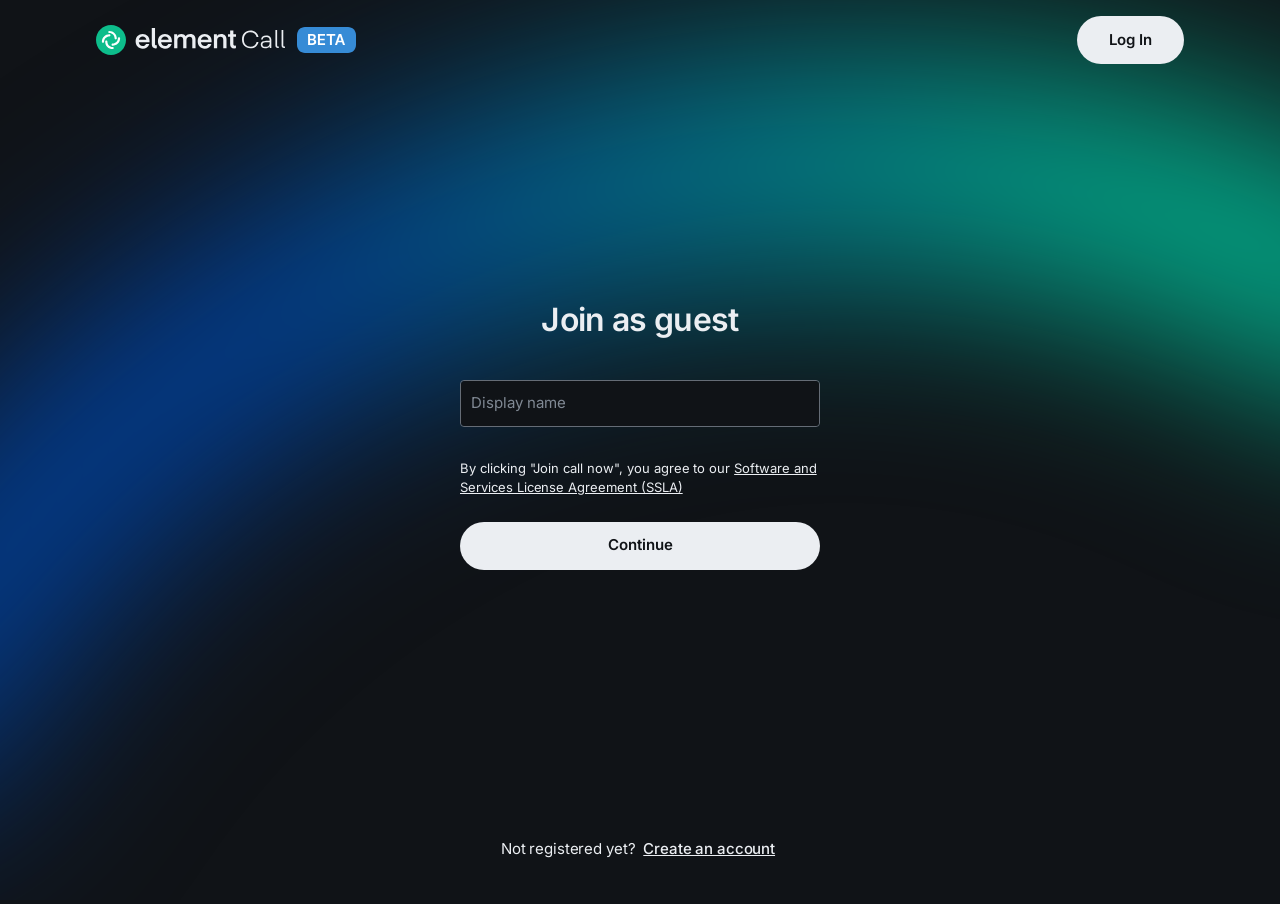
<file: widgets/element-call/index.html>
<!doctype html><html lang="en"><head><meta charset="UTF-8"><meta name="viewport" content="width=device-width,initial-scale=1,maximum-scale=1"><title>Element Call</title><script>window.global = window;</script><script type="module" crossorigin src="./assets/index-DzoaVylG.js"></script><link rel="modulepreload" crossorigin href="./assets/_sentry-release-injection-file-C4oXeC0H.js"><link rel="modulepreload" crossorigin href="./assets/indexeddb-crypto-store-DDjyMFqS.js"><link rel="modulepreload" crossorigin href="./assets/tslib.es6-Cgt7ctuY.js"><link rel="modulepreload" crossorigin href="./assets/matrix-BMlTzVh5.js"><link rel="stylesheet" crossorigin href="./assets/matrix-CI6blPXh.css"><link rel="stylesheet" crossorigin href="./assets/index-BwsY1Rhy.css"></head><body class="no-theme"><div id="root"></div></body></html>
</file>
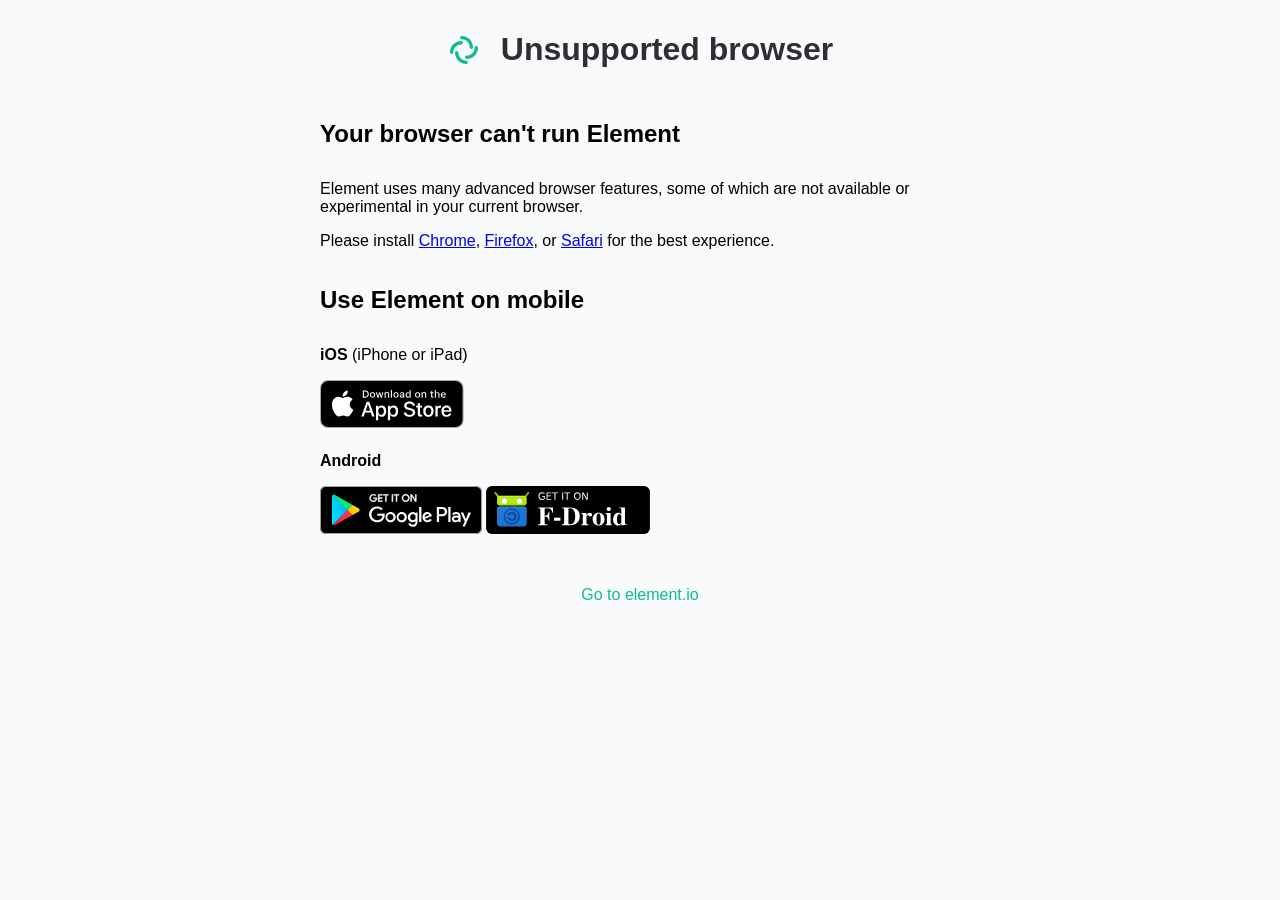
<file: static/incompatible-browser.html>
<meta name="viewport" content="width=device-width, initial-scale=1.0" />

<head>
    <style type="text/css">
        /* By default, hide the custom IS stuff - enabled in JS */
        #custom_is,
        #is_url {
            display: none;
        }

        html {
            height: 100%;
        }

        body {
            background: #f9fafb;
            max-width: 680px;
            margin: auto;
            font-family:
                -apple-system, BlinkMacSystemFont, "Segoe UI", Roboto, Helvetica, Arial, sans-serif,
                "Apple Color Emoji", "Segoe UI Emoji", "Segoe UI Symbol";
        }

        .mx_Button {
            border: 0;
            border-radius: 4px;
            font-size: 18px;
            margin-left: 4px;
            margin-right: 4px;
            min-width: 80px;
            background-color: #03b381;
            color: #fff;
            cursor: pointer;
            padding: 12px 22px;
            word-break: break-word;
            text-decoration: none;
        }

        .mx_Center {
            justify-content: center;
        }

        .mx_ClearDecoration {
            text-decoration: none !important;
        }

        .mx_HomePage_header {
            color: #2e2f32;
            display: flex;
            align-items: center;
            justify-content: center;
        }

        .mx_HomePage h3 {
            margin-top: 30px;
        }

        .mx_HomePage_col {
            display: flex;
            flex-direction: row;
        }

        .mx_HomePage_row {
            flex: 1 1 0;
            display: flex;
            flex-direction: row;
            flex-wrap: wrap;
        }

        .mx_HomePage_logo {
            margin-right: 20px;
            margin-top: -10px;
        }

        .mx_HomePage_container {
            display: block !important;
            margin: 10px 20px;
        }

        .mx_HomePage_container h1,
        .mx_HomePage_container h2 {
            font-weight: 600;
            margin-bottom: 32px;
        }

        .mx_Spacer {
            margin-top: 24px;
        }

        .mx_FooterLink {
            color: #0dbd8b;
            text-decoration: none;
        }

        .mx_Subtext {
            font-size: 14px;
        }

        .mx_SubtextTop {
            margin-top: 32px;
        }

        @media screen and (max-width: 1120px) {
            body {
                font-size: 20px;
            }

            h1 {
                font-size: 20px;
            }

            h4 {
                font-size: 16px;
            }

            .mx_Button {
                font-size: 18px;
                padding: 14px 28px;
            }

            .mx_HomePage_header {
                justify-content: left;
            }

            .mx_Spacer {
                margin-top: 24px;
            }
        }
    </style>

    <meta name="apple-itunes-app" content="app-id=id1083446067" />
</head>

<body>
    <div class="mx_HomePage_container">
        <div class="mx_HomePage_header">
            <span class="mx_HomePage_logo">
                <svg width="34" height="42" viewBox="0 0 34 42" fill="none" xmlns="http://www.w3.org/2000/svg">
                    <path
                        fill-rule="evenodd"
                        clip-rule="evenodd"
                        d="M13.08 8.68C13.08 7.75216 13.8321 7 14.76 7C20.9456 7 25.96 12.0144 25.96 18.2C25.96 19.1278 25.2078 19.88 24.28 19.88C23.3521 19.88 22.6 19.1278 22.6 18.2C22.6 13.8701 19.0899 10.36 14.76 10.36C13.8321 10.36 13.08 9.60784 13.08 8.68Z"
                        fill="#0DBD8B"
                    />
                    <path
                        fill-rule="evenodd"
                        clip-rule="evenodd"
                        d="M20.92 33.32C20.92 34.2478 20.1679 35 19.24 35C13.0544 35 8.04001 29.9856 8.04001 23.8C8.04001 22.8722 8.79217 22.12 9.72001 22.12C10.6478 22.12 11.4 22.8722 11.4 23.8C11.4 28.1299 14.9101 31.64 19.24 31.64C20.1679 31.64 20.92 32.3922 20.92 33.32Z"
                        fill="#0DBD8B"
                    />
                    <path
                        fill-rule="evenodd"
                        clip-rule="evenodd"
                        d="M4.68 24.9199C3.75216 24.9199 3 24.1678 3 23.2399C3 17.0543 8.01441 12.0399 14.2 12.0399C15.1278 12.0399 15.88 12.7921 15.88 13.7199C15.88 14.6478 15.1278 15.3999 14.2 15.3999C9.87009 15.3999 6.36 18.91 6.36 23.2399C6.36 24.1678 5.60784 24.9199 4.68 24.9199Z"
                        fill="#0DBD8B"
                    />
                    <path
                        fill-rule="evenodd"
                        clip-rule="evenodd"
                        d="M29.32 17.0801C30.2478 17.0801 31 17.8322 31 18.7601C31 24.9457 25.9856 29.9601 19.8 29.9601C18.8722 29.9601 18.12 29.2079 18.12 28.2801C18.12 27.3522 18.8722 26.6001 19.8 26.6001C24.1299 26.6001 27.64 23.09 27.64 18.7601C27.64 17.8322 28.3922 17.0801 29.32 17.0801Z"
                        fill="#0DBD8B"
                    />
                </svg>
            </span>
            <h1>Unsupported browser</h1>
        </div>
        <div class="mx_HomePage_col">
            <div class="mx_HomePage_row">
                <div>
                    <h2 id="step1_heading">Your browser can't run Element</h2>
                    <p>
                        Element uses many advanced browser features, some of which are not available or experimental in
                        your current browser.
                    </p>
                    <p>
                        Please install <a href="https://www.google.com/chrome">Chrome</a>,
                        <a href="https://firefox.com">Firefox</a>, or <a href="https://apple.com/safari">Safari</a> for
                        the best experience.
                    </p>
                </div>
            </div>
        </div>
        <div class="mx_HomePage_col">
            <div class="mx_HomePage_row">
                <div>
                    <h2 id="step2_heading">Use Element on mobile</h2>
                    <p><strong>iOS</strong> (iPhone or iPad)</p>
                    <a href="https://apps.apple.com/app/vector/id1083446067" target="_blank" class="mx_ClearDecoration">
                        <svg
                            width="144px"
                            height="48px"
                            viewBox="0 0 120 40"
                            version="1.1"
                            xmlns="http://www.w3.org/2000/svg"
                            xmlns:xlink="http://www.w3.org/1999/xlink"
                        >
                            <desc>Download on the App Store.</desc>
                            <defs></defs>
                            <g id="Page-1" stroke="none" stroke-width="1" fill="none" fill-rule="evenodd">
                                <g id="App-Store-badge" fill-rule="nonzero">
                                    <g id="Group">
                                        <g id="Shape">
                                            <path
                                                d="M110.13477,0 L9.53468,0 C9.16798,0 8.80568,0 8.43995,0.002 C8.1338,0.004 7.83009,0.00981 7.521,0.0147 C6.84951368,0.0226018036 6.17960647,0.0816762599 5.5171,0.19141 C4.85552408,0.303532628 4.21467252,0.51491574 3.61622,0.81841 C3.01849941,1.12447171 2.47234502,1.52216753 1.99757,1.99707 C1.5203025,2.47063699 1.12246318,3.01801638 0.81935,3.61816 C0.515400242,4.21710912 0.304640498,4.8589383 0.19435,5.52148 C0.0830109412,6.18318491 0.0230983806,6.85252054 0.01515,7.52348 C0.00587,7.83008 0.00489,8.1377 0,8.44434 L0,31.5586 C0.00489,31.8691 0.00587,32.1699 0.01515,32.4805 C0.023100818,33.1514262 0.0830133796,33.8207284 0.19435,34.4824 C0.304335953,35.145329 0.515108158,35.7875266 0.81935,36.3867 C1.12232555,36.9849029 1.52022081,37.5300662 1.99757,38.001 C2.47054482,38.478014 3.01705224,38.8759804 3.61622,39.1797 C4.21466797,39.4840065 4.85545044,39.6966478 5.5171,39.8105 C6.1797191,39.9193547 6.84955741,39.9784532 7.521,39.9873 C7.83009,39.9941 8.1338,39.998 8.43995,39.998 C8.80567,40 9.168,40 9.53468,40 L110.13477,40 C110.49417,40 110.85937,40 111.21877,39.998 C111.52347,39.998 111.83597,39.9941 112.14067,39.9873 C112.810843,39.9789237 113.47942,39.9198215 114.14067,39.8105 C114.804454,39.6958464 115.447534,39.4832614 116.04887,39.1797 C116.647497,38.8758046 117.1935,38.4778491 117.66607,38.001 C118.142188,37.5282218 118.540932,36.9834573 118.84767,36.3867 C119.149629,35.7870908 119.358395,35.1449445 119.46677,34.4824 C119.578285,33.8206376 119.640323,33.1514843 119.65237,32.4805 C119.65627,32.1699 119.65627,31.8691 119.65627,31.5586 C119.66407,31.1953 119.66407,30.834 119.66407,30.4648 L119.66407,9.53613 C119.66407,9.16992 119.66407,8.80664 119.65627,8.44434 C119.65627,8.1377 119.65627,7.83008 119.65237,7.52344 C119.640326,6.85242244 119.578287,6.18323567 119.46677,5.52144 C119.358093,4.8592816 119.149339,4.21750328 118.84767,3.61812 C118.230394,2.41519608 117.251573,1.4360254 116.04887,0.81832 C115.447532,0.51556738 114.804383,0.30424041 114.14067,0.19132 C113.479535,0.0811027831 112.810888,0.0220077649 112.14067,0.01456 C111.83597,0.00968 111.52347,0.00382 111.21877,0.00187 C110.85937,-0.00013 110.49417,-0.00013 110.13477,-0.00013 L110.13477,0 Z"
                                                fill="#A6A6A6"
                                            ></path>
                                            <path
                                                d="M8.44483,39.125 C8.14015,39.125 7.84283,39.1211 7.54054,39.1143 C6.91432177,39.1061407 6.28956717,39.051625 5.6714,38.9512 C5.0949903,38.8519282 4.53660424,38.6672645 4.01466,38.4033 C3.4975017,38.1415227 3.02581177,37.7982729 2.61766,37.3867 C2.20360033,36.9799753 1.85887673,36.508244 1.59715,35.9902 C1.33253926,35.4687891 1.14941288,34.9098996 1.05415,34.333 C0.951274358,33.7131149 0.895614374,33.0863132 0.88765,32.458 C0.88131,32.2471 0.87301,31.5449 0.87301,31.5449 L0.87301,8.44434 C0.87301,8.44434 0.88185,7.75293 0.8877,7.5498 C0.895325827,6.92248205 0.950662148,6.2966531 1.05323,5.67773 C1.14866872,5.09925008 1.33193687,4.53874887 1.59669,4.01563 C1.85745482,3.49794385 2.20026458,3.02586029 2.61183,2.61768 C3.02293283,2.20562142 3.49613161,1.86060412 4.01417,1.59521 C4.53491467,1.3320936 5.09224545,1.14873255 5.66749,1.05127 C6.28768733,0.949836139 6.91461084,0.894996084 7.543,0.88721 L8.44532,0.875 L111.21387,0.875 L112.12697,0.8877 C112.749643,0.895099198 113.370872,0.949450006 113.98537,1.05029 C114.566438,1.14897507 115.129577,1.33361553 115.65627,1.59814 C116.694088,2.13298605 117.538542,2.97916295 118.07127,4.01807 C118.331797,4.53757756 118.512239,5.09350676 118.60647,5.66699 C118.710259,6.29099138 118.768347,6.92173834 118.78027,7.5542 C118.78317,7.8374 118.78317,8.1416 118.78317,8.44434 C118.79107,8.81934 118.79107,9.17627 118.79107,9.53613 L118.79107,30.4648 C118.79107,30.8281 118.79107,31.1826 118.78317,31.54 C118.78317,31.8652 118.78317,32.1631 118.77927,32.4697 C118.767605,33.0908757 118.710486,33.7103642 118.60837,34.3232 C118.51506,34.9042612 118.33293,35.4675131 118.06837,35.9932 C117.804793,36.5056211 117.462049,36.9732662 117.05277,37.3789 C116.644251,37.7926846 116.171729,38.1379427 115.65337,38.4014 C115.128136,38.6673937 114.565826,38.8527403 113.98537,38.9512 C113.36725,39.052161 112.742435,39.1066802 112.11617,39.1143 C111.82327,39.1211 111.51657,39.125 111.21877,39.125 L110.13477,39.127 L8.44483,39.125 Z"
                                                fill="#000000"
                                            ></path>
                                        </g>
                                        <g id="_Group_" transform="translate(9.000000, 8.000000)" fill="#FFFFFF">
                                            <g id="_Group_2">
                                                <g id="_Group_3">
                                                    <path
                                                        d="M15.76888,12.30068 C15.790737,10.6042091 16.6801229,9.03718611 18.12544,8.14862 C17.2095126,6.84051277 15.730392,6.04087835 14.13428,5.99094 C12.45504,5.81468 10.82709,6.99577 9.97138,6.99577 C9.09911,6.99577 7.78161,6.00844 6.36288,6.03763 C4.49620126,6.09793842 2.79813717,7.13352548 1.88996,8.7655 C-0.04404,12.11392 1.39855,17.03497 3.25116,19.74158 C4.17806,21.06693 5.26134,22.54738 6.67879,22.49488 C8.06585,22.43735 8.58389,21.6104 10.25819,21.6104 C11.91695,21.6104 12.40298,22.49488 13.84919,22.4615 C15.33757,22.43734 16.27532,21.13026 17.1697,19.79236 C17.8356761,18.8479997 18.3481437,17.8042759 18.68812,16.69985 C16.9203766,15.9521813 15.7709432,14.2200343 15.76888,12.30068 Z"
                                                        id="_Path_"
                                                    ></path>
                                                    <path
                                                        d="M13.03725,4.21089 C13.8487766,3.23668191 14.248585,1.98450245 14.15177,0.72027 C12.9119378,0.850490487 11.7666802,1.44304968 10.94419,2.37988 C10.1320187,3.30418903 9.72057463,4.51343268 9.80048,5.74127 C11.0569368,5.75420677 12.2499161,5.19015322 13.03725,4.21089 Z"
                                                        id="_Path_2"
                                                    ></path>
                                                </g>
                                            </g>
                                            <g id="Group" transform="translate(25.000000, 9.000000)">
                                                <path
                                                    d="M8.30227,10.13965 L3.56887,10.13965 L2.43215,13.4961 L0.42727,13.4961 L4.91067,1.0781 L6.99367,1.0781 L11.47707,13.4961 L9.438,13.4961 L8.30227,10.13965 Z M4.0591,8.59082 L7.8111,8.59082 L5.96149,3.14355 L5.90973,3.14355 L4.0591,8.59082 Z"
                                                    id="Shape"
                                                ></path>
                                                <path
                                                    d="M21.15969,8.96973 C21.15969,11.78321 19.65383,13.59082 17.38137,13.59082 C16.2067553,13.6522646 15.1003324,13.0370307 14.53274,12.00682 L14.48974,12.00682 L14.48974,16.4912 L12.63134,16.4912 L12.63134,4.44238 L14.4302,4.44238 L14.4302,5.94824 L14.46438,5.94824 C15.0571883,4.92448792 16.1648043,4.30951884 17.34719,4.34765 C19.645,4.34766 21.15969,6.16406 21.15969,8.96973 Z M19.24953,8.96973 C19.24953,7.13673 18.30226,5.93164 16.85695,5.93164 C15.43703,5.93164 14.48195,7.16211 14.48195,8.96973 C14.48195,10.79395 15.43703,12.01563 16.85695,12.01563 C18.30227,12.01563 19.24953,10.81934 19.24953,8.96973 Z"
                                                    id="Shape"
                                                ></path>
                                                <path
                                                    d="M31.12453,8.96973 C31.12453,11.78321 29.61867,13.59082 27.34621,13.59082 C26.1715953,13.6522646 25.0651724,13.0370307 24.49758,12.00682 L24.45458,12.00682 L24.45458,16.4912 L22.59618,16.4912 L22.59618,4.44238 L24.395,4.44238 L24.395,5.94824 L24.42918,5.94824 C25.0219926,4.92448854 26.1296128,4.30952307 27.312,4.34766 C29.60988,4.34766 31.12453,6.16406 31.12453,8.96973 Z M29.21437,8.96973 C29.21437,7.13673 28.2671,5.93164 26.82179,5.93164 C25.40187,5.93164 24.44679,7.16211 24.44679,8.96973 C24.44679,10.79395 25.40187,12.01563 26.82179,12.01563 C28.26711,12.01563 29.21438,10.81934 29.21438,8.96973 L29.21437,8.96973 Z"
                                                    id="Shape"
                                                ></path>
                                                <path
                                                    d="M37.71047,10.03613 C37.84817,11.26758 39.04447,12.07613 40.67922,12.07613 C42.24563,12.07613 43.37258,11.26754 43.37258,10.15718 C43.37258,9.19331 42.69289,8.61618 41.08352,8.22066 L39.47415,7.83296 C37.19388,7.28218 36.13528,6.21577 36.13528,4.4853 C36.13528,2.34272 38.00247,0.87104 40.65383,0.87104 C43.27783,0.87104 45.07668,2.34272 45.13723,4.4853 L43.26123,4.4853 C43.14893,3.24604 42.12451,2.498 40.62744,2.498 C39.13037,2.498 38.10596,3.25484 38.10596,4.3564 C38.10596,5.23433 38.76026,5.75093 40.36084,6.1464 L41.729,6.48234 C44.27685,7.08488 45.33545,8.10834 45.33545,9.92472 C45.33545,12.24796 43.48486,13.70304 40.5415,13.70304 C37.78759,13.70304 35.92822,12.28214 35.8081,10.03604 L37.71047,10.03613 Z"
                                                    id="Shape"
                                                ></path>
                                                <path
                                                    d="M49.34621,2.2998 L49.34621,4.44238 L51.06789,4.44238 L51.06789,5.91406 L49.34621,5.91406 L49.34621,10.90527 C49.34621,11.68066 49.69094,12.04199 50.44777,12.04199 C50.6521614,12.0384259 50.8562221,12.0240726 51.0591,11.99899 L51.0591,13.46188 C50.7188283,13.5254596 50.3729708,13.5542545 50.02687,13.54782 C48.19387,13.54782 47.47902,12.85934 47.47902,11.10348 L47.47902,5.91406 L46.16262,5.91406 L46.16262,4.44238 L47.479,4.44238 L47.479,2.2998 L49.34621,2.2998 Z"
                                                    id="Shape"
                                                ></path>
                                                <path
                                                    d="M52.065,8.96973 C52.065,6.1211 53.74273,4.33106 56.35895,4.33106 C58.98395,4.33106 60.65387,6.12106 60.65387,8.96973 C60.65387,11.82618 58.99274,13.6084 56.35895,13.6084 C53.72609,13.6084 52.065,11.82617 52.065,8.96973 Z M58.76031,8.96973 C58.76031,7.01563 57.8648,5.86231 56.35894,5.86231 C54.85308,5.86231 53.95855,7.02442 53.95855,8.96973 C53.95855,10.93164 54.85308,12.07618 56.35894,12.07618 C57.8648,12.07618 58.76027,10.93164 58.76027,8.96973 L58.76031,8.96973 Z"
                                                    id="Shape"
                                                ></path>
                                                <path
                                                    d="M62.18606,4.44238 L63.95852,4.44238 L63.95852,5.98338 L64.00152,5.98338 C64.248696,4.99136841 65.1576526,4.30863156 66.17925,4.34764 C66.393414,4.34689223 66.6069872,4.37015075 66.81597,4.41698 L66.81597,6.15526 C66.545601,6.07264332 66.2635596,6.03471129 65.98097,6.04296 C65.4346182,6.02079544 64.9058709,6.23853473 64.5335615,6.63900597 C64.161252,7.03947722 63.9825766,7.58267074 64.04445,8.12596 L64.04445,13.49608 L62.18605,13.49608 L62.18606,4.44238 Z"
                                                    id="Shape"
                                                ></path>
                                                <path
                                                    d="M75.3843,10.83691 C75.1343,12.48046 73.53371,13.60839 71.48586,13.60839 C68.85207,13.60839 67.21731,11.84374 67.21731,9.01269 C67.21731,6.17285 68.86086,4.33105 71.40774,4.33105 C73.91262,4.33105 75.48782,6.05175 75.48782,8.79687 L75.48782,9.43359 L69.09329,9.43359 L69.09329,9.54589 C69.0335874,10.2199216 69.2663316,10.8871194 69.7323199,11.3777699 C70.1983083,11.8684204 70.8526275,12.1352333 71.52884,12.11034 C72.4306823,12.1948396 73.2809431,11.6769777 73.61966,10.8369 L75.3843,10.83691 Z M69.1020624,8.13477 L73.62844,8.13476 C73.6621655,7.52909749 73.4416965,6.93682308 73.0201501,6.50063155 C72.5986036,6.06444001 72.0142008,5.82388041 71.40774,5.83691 C70.7964818,5.83326223 70.2090907,6.07393463 69.7761255,6.50543324 C69.3431603,6.93693186 69.1004963,7.52350292 69.1020624,8.13477 Z"
                                                    id="Shape"
                                                ></path>
                                            </g>
                                        </g>
                                    </g>
                                    <g id="_Group_4" transform="translate(35.000000, 8.000000)" fill="#FFFFFF">
                                        <g id="Group">
                                            <path
                                                d="M2.82619,0.731 C3.61513656,0.674384181 4.38789226,0.974547428 4.93176129,1.54887182 C5.47563032,2.12319621 5.73328587,2.91114479 5.63381,3.69584 C5.63381,5.60209 4.60354,6.69784 2.82619,6.69784 L0.67092,6.69784 L0.67092,0.731 L2.82619,0.731 Z M1.59767,5.854 L2.72267,5.854 C3.28649194,5.88770201 3.83548652,5.66555901 4.21721851,5.24925179 C4.5989505,4.83294457 4.77277961,4.26679442 4.69044,3.708 C4.76678901,3.15152453 4.59045658,2.59004622 4.20967108,2.17713398 C3.82888557,1.76422175 3.28349567,1.5430863 2.72267,1.57421 L1.59767,1.57421 L1.59767,5.854 Z"
                                                id="Shape"
                                            ></path>
                                            <path
                                                d="M6.68068,4.44434 C6.60346713,3.63722505 6.99048366,2.85611193 7.67941593,2.42859737 C8.36834819,2.0010828 9.24008181,2.0010828 9.92901407,2.42859737 C10.6179463,2.85611193 11.0049629,3.63722505 10.92775,4.44434 C11.0064319,5.25232226 10.6197687,6.03495038 9.93022554,6.4633853 C9.24068243,6.89182022 8.36774757,6.89182022 7.67820446,6.4633853 C6.98866134,6.03495038 6.60199806,5.25232226 6.68068,4.44434 Z M10.01368,4.44434 C10.01368,3.46827 9.5752,2.89747 8.80568,2.89747 C8.03322,2.89747 7.59868,3.46827 7.59868,4.44435 C7.59868,5.42824 8.03325,5.99464 8.80568,5.99464 C9.57522,5.99463 10.01369,5.42432 10.01369,4.44434 L10.01368,4.44434 Z"
                                                id="Shape"
                                            ></path>
                                            <polygon
                                                id="Shape"
                                                points="16.57326 6.69775 15.65139 6.69775 14.72073 3.38134 14.65042 3.38134 13.72366 6.69775 12.81057 6.69775 11.56936 2.19482 12.47073 2.19482 13.27737 5.63082 13.34378 5.63082 14.26956 2.19482 15.1221 2.19482 16.04788 5.63082 16.11819 5.63082 16.92092 2.19482 17.80959 2.19482"
                                            ></polygon>
                                            <path
                                                d="M18.85354,2.19482 L19.709,2.19482 L19.709,2.91015 L19.77541,2.91015 C20.0063449,2.38347794 20.5459729,2.06130747 21.11916,2.1079 C21.5629768,2.07453177 21.9978859,2.2447899 22.3010908,2.57060207 C22.6042957,2.89641424 22.7428931,3.34242376 22.67775,3.7827 L22.67775,6.6977 L21.78908,6.6977 L21.78908,4.00586 C21.78908,3.28223 21.47463,2.92236 20.8174,2.92236 C20.5163658,2.90833912 20.2242202,3.02648257 20.0175546,3.24581678 C19.810889,3.465151 19.710315,3.76380101 19.7422,4.06347 L19.7422,6.69775 L18.85353,6.69775 L18.85354,2.19482 Z"
                                                id="Shape"
                                            ></path>
                                            <polygon
                                                id="Shape"
                                                points="24.09377 0.437 24.98244 0.437 24.98244 6.69774 24.09377 6.69774"
                                            ></polygon>
                                            <path
                                                d="M26.21779,4.44434 C26.1406364,3.63717225 26.527714,2.85603936 27.2166974,2.4285182 C27.9056808,2.00099704 28.7774592,2.00099704 29.4664426,2.4285182 C30.155426,2.85603936 30.5425036,3.63717225 30.46535,4.44434 C30.543932,5.25235119 30.1571979,6.03495719 29.4676205,6.46337324 C28.7780432,6.89178929 27.9050968,6.89178929 27.2155195,6.46337324 C26.5259421,6.03495719 26.139208,5.25235119 26.21779,4.44434 Z M29.55079,4.44434 C29.55079,3.46827 29.11231,2.89747 28.34279,2.89747 C27.57033,2.89747 27.13579,3.46827 27.13579,4.44435 C27.13579,5.42824 27.57036,5.99464 28.34279,5.99464 C29.11232,5.99463 29.5508,5.42432 29.5508,4.44434 L29.55079,4.44434 Z"
                                                id="Shape"
                                            ></path>
                                            <path
                                                d="M31.4009,5.42432 C31.4009,4.61377 32.00442,4.14649 33.0757,4.08008 L34.29543,4.00977 L34.29543,3.6211 C34.29543,3.14551 33.98098,2.87696 33.37356,2.87696 C32.87747,2.87696 32.53372,3.05909 32.43508,3.37745 L31.57473,3.37745 C31.66555,2.60401 32.39309,2.10792 33.41457,2.10792 C34.54348,2.10792 35.1802,2.66992 35.1802,3.6211 L35.1802,6.69776 L34.32473,6.69776 L34.32473,6.06495 L34.25442,6.06495 C33.9638686,6.52707633 33.4471736,6.79716323 32.90188,6.77195 C32.5196161,6.81171181 32.1383711,6.68791066 31.8523958,6.43115244 C31.5664205,6.17439423 31.4024061,5.80864331 31.4009,5.42432 Z M34.29543,5.03955 L34.29543,4.66309 L33.19582,4.7334 C32.5757,4.7749 32.29445,4.98584 32.29445,5.38281 C32.29445,5.78808 32.64601,6.02392 33.12945,6.02392 C33.4156361,6.05288986 33.7013264,5.96447505 33.9211204,5.77891559 C34.1409144,5.59335613 34.2759916,5.32654106 34.29543,5.03955 Z"
                                                id="Shape"
                                            ></path>
                                            <path
                                                d="M36.34816,4.44434 C36.34816,3.02149 37.07961,2.12012 38.2173,2.12012 C38.7917768,2.09365013 39.3298275,2.40147287 39.59816,2.91012 L39.66457,2.91012 L39.66457,0.437 L40.55324,0.437 L40.55324,6.69774 L39.70168,6.69774 L39.70168,5.98631 L39.63137,5.98631 C39.3427542,6.49073698 38.7980745,6.79335648 38.21731,6.77195 C37.0718,6.772 36.34816,5.87061 36.34816,4.44434 Z M37.26616,4.44434 C37.26616,5.39942 37.71636,5.97413 38.46929,5.97413 C39.21829,5.97413 39.6812,5.39113 39.6812,4.44825 C39.6812,3.50977 39.21343,2.91846 38.46929,2.91846 C37.72121,2.91846 37.26613,3.49707 37.26613,4.44434 L37.26616,4.44434 Z"
                                                id="Shape"
                                            ></path>
                                            <path
                                                d="M44.23,4.44434 C44.1527871,3.63722505 44.5398037,2.85611193 45.2287359,2.42859737 C45.9176682,2.0010828 46.7894018,2.0010828 47.4783341,2.42859737 C48.1672663,2.85611193 48.5542829,3.63722505 48.47707,4.44434 C48.5557519,5.25232226 48.1690887,6.03495038 47.4795455,6.4633853 C46.7900024,6.89182022 45.9170676,6.89182022 45.2275245,6.4633853 C44.5379813,6.03495038 44.1513181,5.25232226 44.23,4.44434 Z M47.563,4.44434 C47.563,3.46827 47.12452,2.89747 46.355,2.89747 C45.58254,2.89747 45.148,3.46827 45.148,4.44435 C45.148,5.42824 45.58257,5.99464 46.355,5.99464 C47.12453,5.99463 47.563,5.42432 47.563,4.44434 Z"
                                                id="Shape"
                                            ></path>
                                            <path
                                                d="M49.66945,2.19482 L50.52492,2.19482 L50.52492,2.91015 L50.59133,2.91015 C50.8222649,2.38347794 51.3618929,2.06130747 51.93508,2.1079 C52.3788968,2.07453177 52.8138059,2.2447899 53.1170108,2.57060207 C53.4202157,2.89641424 53.5588131,3.34242376 53.49367,3.7827 L53.49367,6.6977 L52.605,6.6977 L52.605,4.00586 C52.605,3.28223 52.29055,2.92236 51.63332,2.92236 C51.3322858,2.90833912 51.0401402,3.02648257 50.8334746,3.24581678 C50.626809,3.465151 50.526235,3.76380101 50.55812,4.06347 L50.55812,6.69775 L49.66945,6.69775 L49.66945,2.19482 Z"
                                                id="Shape"
                                            ></path>
                                            <path
                                                d="M58.51516,1.07373 L58.51516,2.21533 L59.49075,2.21533 L59.49075,2.96387 L58.51516,2.96387 L58.51516,5.2793 C58.51516,5.75098 58.7095,5.95752 59.15188,5.95752 C59.2651356,5.95715754 59.3782775,5.95030966 59.49075,5.93701 L59.49075,6.67724 C59.3311595,6.70579072 59.1694656,6.72098004 59.00735,6.72265 C58.01907,6.72265 57.62551,6.37499 57.62551,5.50683 L57.62551,2.96383 L56.91067,2.96383 L56.91067,2.21529 L57.62551,2.21529 L57.62551,1.07373 L58.51516,1.07373 Z"
                                                id="Shape"
                                            ></path>
                                            <path
                                                d="M60.70461,0.437 L61.58547,0.437 L61.58547,2.91845 L61.65578,2.91845 C61.8978078,2.38716856 62.4468801,2.06458754 63.02878,2.11181 C63.4700766,2.08779728 63.8990983,2.26180371 64.1989893,2.58643385 C64.4988802,2.91106399 64.6384049,3.35250564 64.57956,3.79052 L64.57956,6.69775 L63.69,6.69775 L63.69,4.00975 C63.69,3.29051 63.355,2.92625 62.72711,2.92625 C62.417939,2.90089367 62.1133391,3.01329096 61.8947423,3.2333935 C61.6761456,3.45349605 61.5658419,3.75886031 61.59332,4.06785 L61.59332,6.69773 L60.70465,6.69773 L60.70461,0.437 Z"
                                                id="Shape"
                                            ></path>
                                            <path
                                                d="M69.76125,5.48193 C69.512057,6.33130948 68.6900989,6.88010304 67.81008,6.78466 C67.2096439,6.8005102 66.6325914,6.5516307 66.2320282,6.10405516 C65.8314651,5.65647963 65.6478864,5.05545594 65.73,4.46045 C65.6500674,3.86379048 65.8329582,3.26180373 66.2312908,2.81044696 C66.6296234,2.35909018 67.204202,2.10277675 67.80617,2.10791 C69.0591,2.10791 69.81496,2.96391 69.81496,4.37791 L69.81496,4.688 L66.63527,4.688 L66.63527,4.7378 C66.607132,5.07194014 66.7212507,5.40244775 66.9495608,5.6480407 C67.1778709,5.89363365 67.4991879,6.03152392 67.83449,6.0278 C68.2692619,6.07999468 68.6924825,5.86433304 68.90578,5.4819 L69.76125,5.48193 Z M66.63525,4.03076 L68.90966,4.03076 C68.9323129,3.72516044 68.8248585,3.42420507 68.6137769,3.20205909 C68.4026954,2.97991311 68.1076175,2.85723623 67.80126,2.86426 C67.490752,2.86035891 67.191828,2.98202124 66.9722963,3.20164888 C66.7527647,3.42127653 66.6312331,3.72025374 66.63527,4.03076 L66.63525,4.03076 Z"
                                                id="Shape"
                                            ></path>
                                        </g>
                                    </g>
                                </g>
                            </g>
                        </svg>
                    </a>
                    <p class="mx_Spacer"><strong>Android</strong></p>
                    <a
                        href="https://play.google.com/store/apps/details?id=im.vector.app"
                        target="_blank"
                        class="mx_ClearDecoration"
                    >
                        <svg
                            width="162px"
                            height="48px"
                            viewBox="0 0 162 48"
                            version="1.1"
                            xmlns="http://www.w3.org/2000/svg"
                            xmlns:xlink="http://www.w3.org/1999/xlink"
                        >
                            <!-- Generator: Sketch 51.2 (57519) - http://www.bohemiancoding.com/sketch -->
                            <desc>Created with Sketch.</desc>
                            <defs>
                                <linearGradient
                                    x1="91.488428%"
                                    y1="4.9481245%"
                                    x2="-38.3517333%"
                                    y2="71.9074222%"
                                    id="linearGradient-1"
                                >
                                    <stop stop-color="#00A0FF" offset="0%"></stop>
                                    <stop stop-color="#00A1FF" offset="1%"></stop>
                                    <stop stop-color="#00BEFF" offset="26%"></stop>
                                    <stop stop-color="#00D2FF" offset="51%"></stop>
                                    <stop stop-color="#00DFFF" offset="76%"></stop>
                                    <stop stop-color="#00E3FF" offset="100%"></stop>
                                </linearGradient>
                                <linearGradient
                                    x1="107.684729%"
                                    y1="50%"
                                    x2="-130.640394%"
                                    y2="50%"
                                    id="linearGradient-2"
                                >
                                    <stop stop-color="#FFE000" offset="0%"></stop>
                                    <stop stop-color="#FFBD00" offset="41%"></stop>
                                    <stop stop-color="#FFA500" offset="78%"></stop>
                                    <stop stop-color="#FF9C00" offset="100%"></stop>
                                </linearGradient>
                                <linearGradient
                                    x1="86.219293%"
                                    y1="17.8768889%"
                                    x2="-50.1497903%"
                                    y2="194.702638%"
                                    id="linearGradient-3"
                                >
                                    <stop stop-color="#FF3A44" offset="0%"></stop>
                                    <stop stop-color="#C31162" offset="100%"></stop>
                                </linearGradient>
                                <linearGradient
                                    x1="-18.7537448%"
                                    y1="-54.0521474%"
                                    x2="42.1210306%"
                                    y2="24.9170664%"
                                    id="linearGradient-4"
                                >
                                    <stop stop-color="#32A071" offset="0%"></stop>
                                    <stop stop-color="#2DA771" offset="7%"></stop>
                                    <stop stop-color="#15CF74" offset="48%"></stop>
                                    <stop stop-color="#06E775" offset="80%"></stop>
                                    <stop stop-color="#00F076" offset="100%"></stop>
                                </linearGradient>
                            </defs>
                            <g id="Page-1" stroke="none" stroke-width="1" fill="none" fill-rule="evenodd">
                                <g id="Google-Play-badge" fill-rule="nonzero">
                                    <rect
                                        id="Rectangle-path"
                                        fill="#000000"
                                        x="0"
                                        y="0"
                                        width="162"
                                        height="48"
                                        rx="6"
                                    ></rect>
                                    <path
                                        d="M156,0.96 C158.783515,0.96 161.04,3.21648486 161.04,6 L161.04,42 C161.04,44.7835151 158.783515,47.04 156,47.04 L6,47.04 C3.21648486,47.04 0.96,44.7835151 0.96,42 L0.96,6 C0.96,3.21648486 3.21648486,0.96 6,0.96 L156,0.96 Z M156,0 L6,0 C2.6862915,2.13162821e-15 0,2.6862915 0,6 L0,42 C0,45.3137085 2.6862915,48 6,48 L156,48 C159.313708,48 162,45.3137085 162,42 L162,6 C162,2.6862915 159.313708,2.13162821e-15 156,0 Z"
                                        id="Shape"
                                        fill="#A6A6A6"
                                    ></path>
                                    <path
                                        d="M56.904,12.288 C56.9452243,13.1774773 56.6199211,14.0449523 56.004,14.688 C55.3157397,15.4029639 54.3557806,15.791311 53.364,15.756 C51.8428083,15.7440945 50.4769778,14.8214594 49.8980302,13.4146952 C49.3190825,12.007931 49.6398426,10.3911869 50.712,9.312 C51.4086396,8.60079116 52.3686947,8.20981851 53.364,8.232 C53.8713092,8.23030972 54.3736031,8.33240198 54.84,8.532 C55.2742254,8.70714427 55.6607809,8.98266787 55.968,9.336 L55.332,9.972 C54.8464162,9.39441174 54.1174618,9.07882784 53.364,9.12 C52.6066192,9.11628465 51.8804152,9.42130519 51.3528432,9.96472697 C50.8252713,10.5081487 50.541874,11.2430609 50.568,12 C50.5519223,13.1438276 51.2255718,14.1850074 52.2755199,14.63911 C53.325468,15.0932125 54.5455111,14.8710548 55.368,14.076 C55.7372514,13.6758439 55.9502196,13.1562016 55.968,12.612 L53.364,12.612 L53.364,11.748 L56.856,11.748 C56.8880078,11.9262169 56.9040713,12.1069316 56.904,12.288 Z M62.4,9.288 L59.16,9.288 L59.16,11.568 L62.112,11.568 L62.112,12.432 L59.16,12.432 L59.16,14.712 L62.4,14.712 L62.4,15.6 L58.2,15.6 L58.2,8.4 L62.4,8.4 L62.4,9.288 Z M66.336,15.6 L65.412,15.6 L65.412,9.288 L63.396,9.288 L63.396,8.4 L68.4,8.4 L68.4,9.288 L66.336,9.288 L66.336,15.6 Z M71.928,15.6 L71.928,8.4 L72.852,8.4 L72.852,15.6 L71.928,15.6 Z M76.956,15.6 L76.032,15.6 L76.032,9.288 L74.016,9.288 L74.016,8.4 L78.96,8.4 L78.96,9.288 L76.956,9.288 L76.956,15.6 Z M88.332,14.664 C86.8715878,16.1162735 84.5124122,16.1162735 83.052,14.664 C81.6363227,13.1654806 81.6363227,10.8225194 83.052,9.324 C83.7503981,8.62049603 84.7006989,8.22483956 85.692,8.22483956 C86.6833011,8.22483956 87.6336019,8.62049603 88.332,9.324 C89.7537186,10.8201118 89.7537186,13.1678882 88.332,14.664 Z M83.736,14.064 C84.8175887,15.1410781 86.5664113,15.1410781 87.648,14.064 C88.710238,12.8930054 88.710238,11.1069946 87.648,9.936 C86.5664113,8.85892192 84.8175887,8.85892192 83.736,9.936 C82.673762,11.1069946 82.673762,12.8930054 83.736,14.064 Z M90.696,15.6 L90.696,8.4 L91.824,8.4 L95.328,14.004 L95.328,8.4 L96.252,8.4 L96.252,15.6 L95.292,15.6 L91.632,9.732 L91.632,15.6 L90.696,15.6 Z"
                                        id="Shape"
                                        stroke="#FFFFFF"
                                        stroke-width="0.5"
                                        fill="#FFFFFF"
                                    ></path>
                                    <path
                                        d="M81.768,26.1 C78.95451,26.1132401 76.6832087,28.4024174 76.692025,31.2159247 C76.7008414,34.0294321 78.9864446,36.3043299 81.7999624,36.2999373 C84.6134801,36.2955447 86.8919688,34.0135212 86.892,31.2 C86.9117676,29.8372485 86.3774779,28.5248517 85.4115062,27.5634044 C84.4455344,26.6019571 83.1306436,26.0738348 81.768,26.1 Z M81.768,34.296 C80.4998728,34.3846863 79.3064075,33.6891762 78.7584256,32.5421245 C78.2104436,31.3950728 78.419323,30.0296194 79.285159,29.0988456 C80.1509951,28.1680719 81.4978054,27.8611589 82.6814254,28.3248997 C83.8650454,28.7886405 84.6449026,29.9287792 84.648,31.2 C84.6870513,31.9952063 84.4032392,32.7724713 83.8609684,33.3554125 C83.3186976,33.9383536 82.5639505,34.2775396 81.768,34.296 Z M70.596,26.1 C67.7809194,26.1066237 65.503593,28.3928962 65.5080063,31.2079812 C65.5124195,34.0230661 67.796903,36.302187 70.6119906,36.2999843 C73.4270781,36.2977816 75.7079922,34.0150884 75.708,31.2 C75.7277676,29.8372485 75.1934779,28.5248517 74.2275062,27.5634044 C73.2615344,26.6019571 71.9466436,26.0738348 70.584,26.1 L70.596,26.1 Z M70.596,34.296 C69.3272109,34.3896877 68.1302658,33.6976456 67.5784221,32.5513159 C67.0265783,31.4049863 67.2321873,30.0377538 68.096776,29.1044321 C68.9613648,28.1711103 70.3089091,27.8617171 71.4940246,28.3244312 C72.6791401,28.7871453 73.4605457,29.9277613 73.464,31.2 C73.5030513,31.9952063 73.2192392,32.7724713 72.6769684,33.3554125 C72.1346976,33.9383536 71.3799505,34.2775396 70.584,34.296 L70.596,34.296 Z M57.288,27.672 L57.288,29.832 L62.472,29.832 C62.3907161,30.8493646 61.9678136,31.8093534 61.272,32.556 C60.2232275,33.6242696 58.7718519,34.1995896 57.276,34.14 C54.0948398,34.14 51.516,31.5611602 51.516,28.38 C51.516,25.1988398 54.0948398,22.62 57.276,22.62 C58.7373549,22.5961666 60.1485143,23.1528625 61.2,24.168 L62.724,22.644 C61.2899035,21.1918298 59.3288621,20.3823049 57.288,20.4 C54.3827529,20.2869348 51.6484723,21.7724061 50.1622249,24.2712685 C48.6759775,26.7701308 48.6759775,29.8818692 50.1622249,32.3807315 C51.6484723,34.8795939 54.3827529,36.3650652 57.288,36.252 C59.366118,36.3459052 61.3832889,35.5364115 62.82,34.032 C64.0772109,32.6507059 64.7484517,30.8349134 64.692,28.968 C64.6958722,28.5131858 64.6556846,28.0590658 64.572,27.612 L57.288,27.672 Z M111.66,29.352 C111.019296,27.4670521 109.281513,26.1732637 107.292,26.1 C105.965236,26.097406 104.696574,26.6440891 103.787255,27.6102403 C102.877937,28.5763915 102.409075,29.8758277 102.492,31.2 C102.462529,32.5551554 102.985397,33.864034 103.940463,34.8258889 C104.895528,35.7877438 106.20067,36.3198705 107.556,36.3 C109.26103,36.3091908 110.856772,35.4617346 111.804,34.044 L110.064,32.844 C109.535695,33.7247306 108.583028,34.2626004 107.556,34.26 C106.49231,34.3005421 105.51197,33.6866398 105.084,32.712 L111.912,29.892 L111.66,29.352 Z M104.7,31.056 C104.650862,30.3061971 104.905591,29.568174 105.40676,29.0083093 C105.907929,28.4484447 106.613352,28.113866 107.364,28.08 C108.155244,28.0278619 108.90128,28.4528191 109.26,29.16 L104.7,31.056 Z M99.156,36 L101.4,36 L101.4,21 L99.156,21 L99.156,36 Z M95.484,27.24 L95.4,27.24 C94.7159545,26.4752121 93.7380686,26.0386559 92.712,26.04 C89.9881763,26.172086 87.8476045,28.4189755 87.8476045,31.146 C87.8476045,33.8730245 89.9881763,36.119914 92.712,36.252 C93.7413947,36.2693085 94.7256191,35.8299226 95.4,35.052 L95.472,35.052 L95.472,35.784 C95.472,37.74 94.428,38.784 92.748,38.784 C91.6035636,38.7572129 90.5888737,38.0412401 90.18,36.972 L88.224,37.788 C88.977218,39.6201732 90.767077,40.81183 92.748,40.8 C95.376,40.8 97.548,39.252 97.548,35.484 L97.548,26.4 L95.484,26.4 L95.484,27.24 Z M92.916,34.296 C91.3114651,34.1545918 90.0808516,32.810754 90.0808516,31.2 C90.0808516,29.589246 91.3114651,28.2454082 92.916,28.104 C93.6913435,28.143789 94.4177831,28.4949242 94.9306198,29.0777958 C95.4434564,29.6606674 95.6992476,30.4259002 95.64,31.2 C95.7061618,31.9776593 95.451189,32.7485174 94.9343644,33.3333452 C94.4175397,33.9181731 93.6838925,34.2660166 92.904,34.296 L92.916,34.296 Z M122.172,21 L116.808,21 L116.808,36 L119.052,36 L119.052,30.312 L122.184,30.312 C123.927221,30.4372366 125.594369,29.5782107 126.504156,28.0859676 C127.413943,26.5937244 127.413943,24.7182756 126.504156,23.2260324 C125.594369,21.7337893 123.927221,20.8747634 122.184,21 L122.172,21 Z M122.172,28.2 L119.04,28.2 L119.04,23.088 L122.22,23.088 C123.641581,23.088 124.794,24.2404191 124.794,25.662 C124.794,27.0835809 123.641581,28.236 122.22,28.236 L122.172,28.2 Z M136.008,26.04 C134.338455,25.9402067 132.768824,26.8405056 132.012,28.332 L134.004,29.16 C134.405287,28.4204018 135.20535,27.9874267 136.044,28.056 C136.619434,27.9887935 137.197744,28.1555641 137.649034,28.5188522 C138.100324,28.8821403 138.386758,29.4114899 138.444,29.988 L138.444,30.144 C137.723271,29.7623989 136.919511,29.5645502 136.104,29.568 C133.956,29.568 131.784,30.768 131.784,32.94 C131.826825,33.8756506 132.246288,34.7541954 132.946958,35.3757568 C133.647627,35.9973182 134.569918,36.3090392 135.504,36.24 C136.655075,36.3226597 137.759483,35.7704558 138.384,34.8 L138.456,34.8 L138.456,36 L140.616,36 L140.616,30.228 C140.616,27.6 138.624,26.076 136.068,26.076 L136.008,26.04 Z M135.732,34.26 C135,34.26 133.98,33.888 133.98,32.988 C133.98,31.788 135.252,31.392 136.38,31.392 C137.09285,31.3744103 137.797357,31.5484649 138.42,31.896 C138.264835,33.239298 137.143828,34.2630486 135.792,34.296 L135.732,34.26 Z M148.488,26.4 L145.92,32.904 L145.848,32.904 L143.184,26.4 L140.784,26.4 L144.78,35.496 L142.5,40.548 L144.84,40.548 L150.984,26.4 L148.488,26.4 Z M128.316,36 L130.56,36 L130.56,21 L128.316,21 L128.316,36 Z"
                                        id="Shape"
                                        fill="#FFFFFF"
                                    ></path>
                                    <path
                                        d="M12.528,9.048 C12.1368779,9.51733 11.9394644,10.1181539 11.976,10.728 L11.976,37.272 C11.9394644,37.8818461 12.1368779,38.48267 12.528,38.952 L12.612,39.036 L27.48,24.18 L27.48,23.832 L12.612,8.964 L12.528,9.048 Z"
                                        id="Shape"
                                        fill="url(#linearGradient-1)"
                                    ></path>
                                    <path
                                        d="M32.4,29.136 L27.48,24.18 L27.48,23.832 L32.4,18.864 L32.508,18.924 L38.4,22.272 C40.08,23.22 40.08,24.78 38.4,25.74 L32.532,29.076 L32.4,29.136 Z"
                                        id="Shape"
                                        fill="url(#linearGradient-2)"
                                    ></path>
                                    <path
                                        d="M32.544,29.064 L27.48,24 L12.528,38.952 C13.2344613,39.5730269 14.2829148,39.6032707 15.024,39.024 L32.556,29.064"
                                        id="Shape"
                                        fill="url(#linearGradient-3)"
                                    ></path>
                                    <path
                                        d="M32.544,18.936 L15.012,8.976 C14.2709148,8.39672927 13.2224613,8.42697312 12.516,9.048 L27.48,24 L32.544,18.936 Z"
                                        id="Shape"
                                        fill="url(#linearGradient-4)"
                                    ></path>
                                    <path
                                        d="M32.4,28.956 L15.012,38.856 C14.3004462,39.3880037 13.3235538,39.3880037 12.612,38.856 L12.528,38.94 L12.612,39.024 C13.3222149,39.5600151 14.3017851,39.5600151 15.012,39.024 L32.544,29.064 L32.4,28.956 Z"
                                        id="Shape"
                                        fill="#000000"
                                        opacity="0.2"
                                    ></path>
                                    <path
                                        d="M12.528,38.784 C12.1368779,38.31467 11.9394644,37.7138461 11.976,37.104 L11.976,37.284 C11.9394644,37.8938461 12.1368779,38.49467 12.528,38.964 L12.612,38.88 L12.528,38.784 Z M38.4,25.56 L32.4,28.956 L32.508,29.064 L38.4,25.728 C39.0804841,25.4083358 39.5381621,24.7492796 39.6,24 C39.4632354,24.6778055 39.0200471,25.2539503 38.4,25.56 Z"
                                        id="Shape"
                                        fill="#000000"
                                        opacity="0.12"
                                    ></path>
                                    <path
                                        d="M15.012,9.144 L38.4,22.44 C39.0200471,22.7460497 39.4632354,23.3221945 39.6,24 C39.5381621,23.2507204 39.0804841,22.5916642 38.4,22.272 L15.012,8.976 C13.332,8.028 11.964,8.82 11.964,10.74 L11.964,10.92 C12,8.988 13.344,8.196 15.012,9.144 Z"
                                        id="Shape"
                                        fill="#FFFFFF"
                                        opacity="0.25"
                                    ></path>
                                </g>
                            </g>
                        </svg>
                    </a>
                    <a
                        href="https://f-droid.org/repository/browse/?fdid=im.vector.app"
                        target="_blank"
                        class="mx_ClearDecoration"
                    >
                        <svg
                            width="164px"
                            height="48px"
                            viewBox="0 0 157 46"
                            version="1.1"
                            xmlns="http://www.w3.org/2000/svg"
                            xmlns:xlink="http://www.w3.org/1999/xlink"
                        >
                            <desc>Get it on F-Droid.</desc>
                            <defs>
                                <radialGradient
                                    cx="0.55528181%"
                                    cy="0.456156968%"
                                    fx="0.55528181%"
                                    fy="0.456156968%"
                                    r="99.5501799%"
                                    gradientTransform="translate(0.005553,0.004562),scale(0.985441,1.000000),rotate(90.000001),translate(-0.005553,-0.004562)"
                                    id="radialGradient-1"
                                >
                                    <stop stop-color="#FFFFFF" stop-opacity="0.098039" offset="0%"></stop>
                                    <stop stop-color="#FFFFFF" stop-opacity="0" offset="100%"></stop>
                                </radialGradient>
                            </defs>
                            <g id="Page-1" stroke="none" stroke-width="1" fill="none" fill-rule="evenodd">
                                <g id="F-Droid-badge">
                                    <rect
                                        id="Rectangle-path"
                                        fill="#000000"
                                        fill-rule="nonzero"
                                        x="0"
                                        y="0"
                                        width="157"
                                        height="46"
                                        rx="5.6097561"
                                    ></rect>
                                    <g
                                        id="Group"
                                        transform="translate(49.623214, 5.890244)"
                                        fill="#FFFFFF"
                                        fill-rule="nonzero"
                                    >
                                        <path
                                            d="M5.68003571,6.29863415 L5.68003571,4.42449878 L4.13843589,4.42449878 L4.13843589,3.64866951 L6.61432589,3.64866951 L6.61432589,6.64455976 C6.24995506,6.90316951 5.84820327,7.09946423 5.40907054,7.2334439 C4.96995649,7.36430642 4.50125542,7.42973768 4.00296732,7.42973768 C2.91295744,7.42973768 2.0596344,7.1119263 1.44299821,6.47630354 C0.829483333,5.83757671 0.522725893,4.94958037 0.522725893,3.81231451 C0.522725893,2.67194459 0.829483333,1.78394825 1.44299821,1.14832549 C2.0596344,0.509598659 2.91295744,0.190235244 4.00296732,0.190235244 C4.45765054,0.190235244 4.88898,0.24631878 5.29695571,0.358485854 C5.70805274,0.470652927 6.08644143,0.635785447 6.43212179,0.853883415 L6.43212179,1.85873098 C6.08332012,1.56274154 5.71271601,1.33995943 5.32030946,1.19038463 C4.92790292,1.04082854 4.51525458,0.966050488 4.08236446,0.966050488 C3.22903208,0.966050488 2.58748149,1.20440902 2.15771268,1.6811261 C1.73104649,2.15784317 1.51771339,2.86824398 1.51771339,3.81232854 C1.51771339,4.75329033 1.73104649,5.46212976 2.15771268,5.93884683 C2.58748149,6.4155639 3.22903208,6.65392244 4.08236446,6.65392244 C4.41559696,6.65392244 4.71301851,6.6258802 4.97462911,6.56979573 C5.2362397,6.51059598 5.47136589,6.4202387 5.68000768,6.2987239 L5.68003571,6.29863415 Z"
                                            id="Shape"
                                        ></path>
                                        <polygon
                                            id="Shape"
                                            points="8.34342857 0.316390244 12.7531661 0.316390244 12.7531661 1.1109 9.28683036 1.1109 9.28683036 3.17666463 12.6082214 3.17666463 12.6082214 3.97117439 9.28683036 3.97117439 9.28683036 6.49963171 12.8372732 6.49963171 12.8372732 7.29414146 8.34342857 7.29414146 8.34342857 0.316446341"
                                        ></polygon>
                                        <polygon
                                            id="Shape"
                                            points="13.4319107 0.316390244 19.3320268 0.316390244 19.3320268 1.1109 16.8561368 1.1109 16.8561368 7.29425366 15.9078287 7.29425366 15.9078287 1.1109 13.4319387 1.1109 13.4319387 0.316390244"
                                        ></polygon>
                                        <polygon
                                            id="Shape"
                                            points="23.2920714 0.316390244 24.2356975 0.316390244 24.2356975 7.29408537 23.2920714 7.29408537"
                                        ></polygon>
                                        <polygon
                                            id="Shape"
                                            points="25.1480357 0.316390244 31.0481518 0.316390244 31.0481518 1.1109 28.5722618 1.1109 28.5722618 7.29425366 27.6239537 7.29425366 27.6239537 1.1109 25.1480637 1.1109 25.1480637 0.316390244"
                                        ></polygon>
                                        <path
                                            d="M37.8398036,0.956463415 C37.1546481,0.956463415 36.6096432,1.21195976 36.2047887,1.72295244 C35.803037,2.23394512 35.6021611,2.93032154 35.6021611,3.81208171 C35.6021611,4.69071911 35.803037,5.38553415 36.2047887,5.89652683 C36.6096432,6.40751951 37.1546481,6.66301585 37.8398036,6.66301585 C38.524959,6.66301585 39.066852,6.40751951 39.4654825,5.89652683 C39.8672343,5.38553415 40.0681102,4.69071911 40.0681102,3.81208171 C40.0681102,2.93032154 39.8672343,2.23394512 39.4654825,1.72295244 C39.0673754,1.21209065 38.5253515,0.956659756 37.8394111,0.956659756 L37.8398036,0.956463415 Z M37.8398036,0.18997439 C38.817708,0.18997439 39.5993998,0.518687398 40.1848789,1.17611341 C40.7703768,1.83043537 41.0631257,2.70908211 41.0631257,3.81205366 C41.0631257,4.91192114 40.7703768,5.79056789 40.1848789,6.4479939 C39.5993811,7.10231585 38.8176893,7.42947683 37.8398036,7.42947683 C36.8587965,7.42947683 36.0739835,7.10231585 35.4853643,6.4479939 C34.8998664,5.79369065 34.6071175,4.9150439 34.6071175,3.81205366 C34.6071175,2.70906341 34.8998664,1.83041667 35.4853643,1.17611341 C36.0739648,0.518687398 36.8587779,0.18997439 37.8398036,0.18997439 Z"
                                            id="Shape"
                                        ></path>
                                        <polygon
                                            id="Shape"
                                            points="42.5385893 0.316390244 43.8092239 0.316390244 46.9018436 6.15390244 46.9018436 0.316390244 47.817462 0.316390244 47.817462 7.29408537 46.5468273 7.29408537 43.4542077 1.45657317 43.4542077 7.29408537 42.5385893 7.29408537"
                                        ></polygon>
                                        <path
                                            d="M14.4888571,14.6357134 L14.4888571,19.7020244 L13.8851641,19.7020244 C13.7044646,18.9049341 13.5319795,18.3009504 13.3677089,17.8900732 C13.2034365,17.4791959 12.981674,17.1176285 12.7024214,16.8053707 C11.9303365,15.9260976 10.3984651,15.486461 8.10680714,15.486461 C7.46615369,15.486461 7.03493637,15.5686346 6.81315518,15.7329817 C6.5995978,15.8891143 6.49281911,16.201372 6.49281911,16.6697549 L6.49281911,22.5369988 C7.74949196,22.5369988 8.64887768,22.269937 9.19097625,21.7358134 C9.73307482,21.2016898 10.1191173,20.2114744 10.3491036,18.7651671 L10.97744,18.7651671 L10.97744,27.3071427 L10.3491036,27.3071427 C10.1684059,25.8444362 9.80290431,24.8336516 9.25259875,24.274789 C8.70229506,23.7077923 7.78236851,23.4119618 6.49281911,23.3872976 L6.49281911,29.2668829 C6.49281911,29.9653724 6.66530417,30.4296545 7.01027429,30.6597293 C7.3552444,30.8815951 8.10678845,31.0171829 9.26490643,31.0664927 L9.26490643,31.695122 L0.184699286,31.695122 L0.184699286,31.0664927 C1.12105476,30.9678844 1.72475714,30.8076417 1.99580643,30.5857646 C2.26685571,30.3638988 2.40238036,29.9242622 2.40238036,29.2668549 L2.40238036,17.051611 C2.40238036,16.4024313 2.25042679,15.9545858 1.94651964,15.7080744 C1.6426125,15.4615443 1.05533905,15.3136337 0.184699286,15.2643427 L0.184699286,14.6357134 L14.4888571,14.6357134 Z"
                                            id="Shape"
                                        ></path>
                                        <polygon
                                            id="Shape"
                                            points="21.6099286 24.4473171 21.6099286 27.380939 15.4743125 27.380939 15.4743125 24.4473171"
                                        ></polygon>
                                        <path
                                            d="M25.1956964,29.4035366 L25.1956964,16.9540854 C25.1956964,16.378861 25.0478548,15.9720976 24.7521714,15.7337951 C24.4564881,15.4954927 23.9061751,15.3393638 23.1012323,15.2654085 L23.1012323,14.6367793 L30.7891859,14.6367793 C33.7050871,14.6367793 35.9926145,15.3804553 37.651768,16.8678073 C39.3191267,18.3469504 40.1528061,20.3848813 40.1528061,22.9816 C40.1528061,25.5948114 39.3191267,27.7025837 37.651768,29.3049171 C35.9844093,30.8990976 33.7913623,31.6961878 31.072627,31.6961878 L23.1012323,31.6961878 L23.1012323,31.0675585 C23.8322355,31.0429074 24.3620171,30.8991013 24.690577,30.6361402 C25.027342,30.3731923 25.1957245,29.9623244 25.1957245,29.4035366 L25.1956964,29.4035366 Z M29.2737714,16.374878 L29.2737714,29.3541707 C29.2737714,29.9211675 29.3764382,30.3073898 29.5817718,30.5128378 C29.7871054,30.7100581 30.1731478,30.8086683 30.7398991,30.8086683 C32.3497659,30.8086683 33.585954,30.2293394 34.4484634,29.0706817 C34.8591492,28.503685 35.179476,27.7107085 35.4094436,26.6917524 C35.647635,25.6727963 35.7667307,24.5634671 35.7667307,23.3637646 C35.7667307,21.194285 35.4217606,19.4275858 34.7318204,18.0636671 C33.8776095,16.3462215 32.5552583,15.4874988 30.7647668,15.4874988 C29.7709194,15.4874988 29.2739957,15.7833293 29.2739957,16.3749902 L29.2737714,16.374878 Z"
                                            id="Shape"
                                        ></path>
                                        <path
                                            d="M46.4748036,20.0576829 L46.4748036,22.1284683 C47.0661889,21.2820683 47.6247164,20.6739801 48.1503861,20.3042037 C48.6842608,19.9344272 49.2633198,19.749539 49.887563,19.749539 C50.4789484,19.749539 50.9676576,19.9385411 51.3536907,20.3165451 C51.7397238,20.6863215 51.9327404,21.1547175 51.9327404,21.7217329 C51.9327404,22.2147744 51.7848987,22.6215378 51.4892154,22.9420232 C51.193532,23.2542809 50.8116015,23.4104098 50.3434237,23.4104098 C50.0148826,23.4104098 49.7397307,23.3446709 49.5179682,23.2131932 C49.2962057,23.0817136 49.0662287,22.8475156 48.8280373,22.5105993 C48.556988,22.1161586 48.3228992,21.9189383 48.1257707,21.9189383 C47.7068798,21.9189383 47.3454807,22.1572407 47.0415736,22.6338456 C46.7376664,23.1022415 46.5857129,23.6651338 46.5857129,24.3225224 L46.5857129,29.0927785 C46.5857129,29.8734322 46.6965941,30.3911285 46.9183566,30.6458676 C47.1483429,30.8923976 47.6493692,31.0403082 48.4214354,31.0895993 L48.4214354,31.6935737 L41.706879,31.6935737 L41.7068818,31.0895993 C42.2654093,30.990991 42.6309109,30.8430804 42.8033866,30.6458676 C42.9840843,30.4486472 43.0744331,30.0911936 43.0744331,29.5735066 L43.0744331,22.1532017 C43.0744331,21.6437237 42.9799808,21.28627 42.7910761,21.0808407 C42.6103766,20.8754115 42.2489776,20.7357192 41.706879,20.6617639 L41.706879,20.0577895 L46.4749129,20.0577895 L46.4748036,20.0576829 Z"
                                            id="Shape"
                                        ></path>
                                        <path
                                            d="M58.2021429,19.7519512 C59.8284386,19.7519512 61.1795731,20.3394984 62.2555464,21.5145927 C63.3397436,22.6814593 63.8818421,24.1482236 63.8818421,25.9148854 C63.8818421,27.673413 63.3397436,29.1361569 62.2555464,30.3031171 C61.1795731,31.4699837 59.8284386,32.0534171 58.2021429,32.0534171 C56.5512131,32.0534171 55.1877429,31.4699837 54.1117321,30.3031171 C53.0357588,29.1362504 52.4977721,27.6489171 52.4977721,25.8411171 C52.4977721,24.1236715 53.0480852,22.6814967 54.1487113,21.5145927 C55.2493373,20.3394984 56.6004718,19.7519512 58.2021148,19.7519512 L58.2021429,19.7519512 Z M58.2267862,20.5408232 C57.6929115,20.5408232 57.282235,20.7174931 56.9947568,21.0708329 C56.7155024,21.4159638 56.5142714,21.9952927 56.3910637,22.8088195 C56.2678599,23.6223463 56.2062579,24.7851553 56.2062579,26.2972463 C56.2062579,28.1461659 56.349997,29.4363163 56.6374752,30.1676976 C56.9331586,30.8990415 57.4547257,31.2647134 58.2021765,31.2647134 C58.9331797,31.2647134 59.4424204,30.8826049 59.7298986,30.1183878 C60.025582,29.3541707 60.1734236,28.0024065 60.1734236,26.0630951 C60.1734236,23.9923472 60.0296845,22.5542862 59.7422063,21.7489122 C59.4629519,20.943613 58.9578138,20.5409634 58.2267919,20.5409634 L58.2267862,20.5408232 Z"
                                            id="Shape"
                                        ></path>
                                        <path
                                            d="M69.7332321,20.0576829 L69.7332321,29.6472805 C69.7332321,30.1238854 69.8194747,30.4690163 69.9919597,30.6826732 C70.1644448,30.8881024 70.4724545,31.0236902 70.9159888,31.0894366 L70.9159888,31.693411 L64.891383,31.693411 L64.8913942,31.0894366 C65.4663506,30.9497406 65.8318522,30.7936117 65.987899,30.62105 C66.1439589,30.4402663 66.2219888,30.0910215 66.2219888,29.5733159 L66.2219888,22.153011 C66.2219888,21.6353053 66.1398526,21.2860606 65.9755801,21.1052768 C65.8113077,20.9244931 65.4499086,20.7765825 64.891383,20.6615451 L64.891383,20.0575707 L69.7334312,20.0575707 L69.7332321,20.0576829 Z M66.5792143,14.8313537 C66.9652474,14.4451407 67.4293132,14.2520341 67.9714118,14.2520341 C68.5135104,14.2520341 68.9693617,14.4451407 69.3389659,14.8313537 C69.7167939,15.2175667 69.9057079,15.6818488 69.9057079,16.2242 C69.9057079,16.7747602 69.7167939,17.2349378 69.3389659,17.6047329 C68.9693617,17.9745093 68.5052959,18.1593976 67.9467684,18.1593976 C67.3882409,18.1593976 66.9241751,17.9745093 66.5545709,17.6047329 C66.1849667,17.2349565 66.0001646,16.7665606 66.0001646,16.1995451 C66.0001646,15.6654215 66.1931812,15.2093577 66.5792143,14.8313537 Z"
                                            id="Shape"
                                        ></path>
                                        <path
                                            d="M80.0335536,32.0289024 L80.0335536,30.3895354 C79.4421682,31.0140508 78.9041815,31.4495736 78.4195936,31.6961037 C77.9349869,31.9344061 77.3559279,32.0535573 76.6824166,32.0535573 C75.360028,32.0535573 74.2676632,31.4947695 73.405322,30.3771939 C72.542906,29.2514093 72.111698,27.8298037 72.111698,26.1123768 C72.111698,24.2881028 72.5716613,22.7719728 73.4915879,21.5639866 C74.4115144,20.3560191 75.5655579,19.7520354 76.9537182,19.7520354 C77.5286746,19.7520354 78.0379154,19.8670821 78.4814404,20.0971756 C78.9249654,20.3272691 79.4177771,20.7340325 79.9598757,21.3174659 L79.9598757,16.6953073 C79.9598757,16.1200829 79.8489945,15.7502972 79.627232,15.58595 C79.4136746,15.421601 78.883893,15.3065542 78.0378873,15.2408098 L78.0378873,14.6368354 L83.4712087,14.6368354 L83.4712087,29.1447866 C83.4712087,29.6789102 83.5738755,30.0486959 83.7792091,30.2541439 C83.9927665,30.4595732 84.3870234,30.5787244 84.9619798,30.6115976 L84.9619798,31.1909171 L83.3972786,31.3881337 C82.1734636,31.5196133 81.0523154,31.7332702 80.0338339,32.0291044 L80.0335536,32.0289024 Z M79.9596318,28.8734146 L79.9596318,22.734939 C79.7789323,22.2583341 79.507883,21.8803301 79.1464839,21.6009268 C78.7933087,21.3133146 78.4072663,21.1695085 77.9883566,21.1695085 C77.2573534,21.1695085 76.7152548,21.5557309 76.3620609,22.3281756 C76.0170908,23.0923927 75.8446057,24.2880187 75.8446057,25.9150537 C75.8446057,27.5174431 76.0047738,28.7048415 76.3251098,29.4772488 C76.6454459,30.2496935 77.1423696,30.6359159 77.8158809,30.6359159 C78.3744084,30.6359159 78.90419,30.3483037 79.4052256,29.7730793 C79.553071,29.6087302 79.6803811,29.4361648 79.7871561,29.2553829 C79.9021474,29.0746011 79.959643,28.9472315 79.959643,28.8732744 L79.9596318,28.8734146 Z"
                                            id="Shape"
                                        ></path>
                                    </g>
                                    <path
                                        d="M40.46675,6.67476829 L37.3323571,10.7342683"
                                        id="Shape"
                                        stroke="#769616"
                                        stroke-width="1.84532927"
                                        fill="#8AB000"
                                        fill-rule="nonzero"
                                        stroke-linecap="round"
                                    ></path>
                                    <path
                                        d="M40.4527321,5.75 C40.7872823,5.75886341 41.014708,5.88950341 41.1763059,6.08111585 C39.6808809,7.85918415 39.428952,8.14166341 37.3875595,10.6732622 C36.6353612,11.6468354 35.8517911,11.1436683 36.6039893,10.1700951 L39.7395036,6.11031463 C39.9084496,5.88474354 40.1711695,5.75748902 40.4527882,5.7498878 L40.4527321,5.75 Z"
                                        id="Shape"
                                        fill-opacity="0.29804"
                                        fill="#FFFFFF"
                                        fill-rule="nonzero"
                                    ></path>
                                    <path
                                        d="M41.1816607,6.09023171 C41.2730684,6.19940037 41.5956921,6.68413659 41.1982579,7.23888537 L38.0627436,11.2986659 C37.3105454,12.272239 37.2143829,10.8467159 37.2143829,10.8467159 C37.2143829,10.8467159 39.9695927,7.51788659 41.1817168,6.09020366 L41.1816607,6.09023171 Z"
                                        id="Shape"
                                        fill-opacity="0.2"
                                        fill="#263238"
                                        fill-rule="nonzero"
                                    ></path>
                                    <path
                                        d="M40.6545893,5.92334146 C40.9778691,5.92334146 41.3627714,6.02785963 41.2626839,6.51281463 C41.1862782,6.88305854 37.8241036,10.9964122 37.8241036,10.9964122 C37.0719054,11.9699854 35.9844561,11.4955963 36.7366543,10.5221634 L39.8606739,6.48257805 C40.0526737,6.26852098 40.3096379,5.93371951 40.6546454,5.92322927 L40.6545893,5.92334146 Z"
                                        id="Shape"
                                        fill="#8AB000"
                                        fill-rule="nonzero"
                                    ></path>
                                    <path
                                        d="M8.87470536,6.67476829 L12.0105,10.7342683"
                                        id="Shape"
                                        stroke="#769616"
                                        stroke-width="1.84532927"
                                        fill="#8AB000"
                                        fill-rule="nonzero"
                                        stroke-linecap="round"
                                    ></path>
                                    <path
                                        d="M8.89124643,5.75 C8.55669625,5.75886341 8.32927054,5.88950341 8.16767268,6.08111585 C9.66309768,7.85918415 9.91502661,8.14166341 11.9564191,10.6732622 C12.7086173,11.6468354 13.4921875,11.1436683 12.7399893,10.1700951 L9.604475,6.11087561 C9.43552898,5.88530451 9.17280911,5.75805 8.89119036,5.75044878 L8.89124643,5.75 Z"
                                        id="Shape"
                                        fill-opacity="0.29804"
                                        fill="#FFFFFF"
                                        fill-rule="nonzero"
                                    ></path>
                                    <path
                                        d="M8.16147679,6.09023171 C8.07006914,6.19940037 7.74744536,6.68413659 8.14487964,7.23888537 L11.2803939,11.2986659 C12.0325921,12.272239 12.1287546,10.8467159 12.1287546,10.8467159 C12.1287546,10.8467159 9.37354482,7.51788659 8.16142071,6.09020366 L8.16147679,6.09023171 Z"
                                        id="Shape"
                                        fill-opacity="0.2"
                                        fill="#263238"
                                        fill-rule="nonzero"
                                    ></path>
                                    <path
                                        d="M8.68966964,5.92334146 C8.36638982,5.92334146 7.9814875,6.02785963 8.081575,6.51281463 C8.15798073,6.88305854 11.5201554,10.9964122 11.5201554,10.9964122 C12.2723536,11.9699854 13.3598029,11.4955963 12.6076046,10.5221634 L9.483585,6.48257805 C9.29154036,6.26856585 9.03445286,5.93366341 8.68961357,5.92328537 L8.68966964,5.92334146 Z"
                                        id="Shape"
                                        fill="#8AB000"
                                        fill-rule="nonzero"
                                    ></path>
                                    <rect
                                        id="Rectangle-path"
                                        fill="#AEEA00"
                                        fill-rule="nonzero"
                                        x="10.6535714"
                                        y="9.25609756"
                                        width="28.0357143"
                                        height="9.53658537"
                                        rx="2.21439512"
                                    ></rect>
                                    <rect
                                        id="Rectangle-path"
                                        fill-opacity="0.2"
                                        fill="#263238"
                                        fill-rule="nonzero"
                                        x="10.6535714"
                                        y="11.4113659"
                                        width="28.0357143"
                                        height="7.38131707"
                                        rx="2.21439512"
                                    ></rect>
                                    <rect
                                        id="Rectangle-path"
                                        fill-opacity="0.29804"
                                        fill="#FFFFFF"
                                        fill-rule="nonzero"
                                        x="10.6535714"
                                        y="9.25806098"
                                        width="28.0357143"
                                        height="7.38131707"
                                        rx="2.21439512"
                                    ></rect>
                                    <rect
                                        id="Rectangle-path"
                                        fill="#AEEA00"
                                        fill-rule="nonzero"
                                        x="10.6535714"
                                        y="10.098122"
                                        width="28.0357143"
                                        height="7.85421951"
                                        rx="2.21439512"
                                    ></rect>
                                    <rect
                                        id="Rectangle-path"
                                        fill="#1976D2"
                                        fill-rule="nonzero"
                                        x="10.6535714"
                                        y="19.6341463"
                                        width="28.0357143"
                                        height="19.0731707"
                                        rx="2.21439512"
                                    ></rect>
                                    <rect
                                        id="Rectangle-path"
                                        fill-opacity="0.2"
                                        fill="#263238"
                                        fill-rule="nonzero"
                                        x="10.6535714"
                                        y="29.1118293"
                                        width="28.0357143"
                                        height="9.5954878"
                                        rx="2.21439512"
                                    ></rect>
                                    <rect
                                        id="Rectangle-path"
                                        fill-opacity="0.2"
                                        fill="#FFFFFF"
                                        fill-rule="nonzero"
                                        x="10.6535714"
                                        y="19.5752439"
                                        width="28.0357143"
                                        height="9.5954878"
                                        rx="2.21439512"
                                    ></rect>
                                    <rect
                                        id="Rectangle-path"
                                        fill="#1976D2"
                                        fill-rule="nonzero"
                                        x="10.6535714"
                                        y="20.4756098"
                                        width="28.0357143"
                                        height="17.3902439"
                                        rx="2.21439512"
                                    ></rect>
                                    <path
                                        d="M24.6714286,24.5735366 C22.5461252,24.5735366 20.7467089,26.0384683 20.2201982,28.0061463 L22.5906179,28.0061463 C22.9995748,27.2788415 23.767473,26.7879598 24.6714005,26.7879598 C26.0087882,26.7879598 27.0692111,27.8488768 27.0692111,29.1868598 C27.0692111,30.5248427 26.0087882,31.5857598 24.6714005,31.5857598 C23.7068318,31.5857598 22.8924223,31.0301695 22.5099311,30.2205134 L20.1827425,30.2205134 C20.6565741,32.2619878 22.49339,33.8000988 24.6715407,33.8000988 C27.2051002,33.8000988 29.2825746,31.7215439 29.2825746,29.1869159 C29.2825746,26.6521756 27.204988,24.5737329 24.6715407,24.5737329 L24.6714286,24.5735366 Z"
                                        id="Shape"
                                        fill="#0D47A1"
                                        fill-rule="nonzero"
                                    ></path>
                                    <ellipse
                                        id="Oval"
                                        stroke="#0D47A1"
                                        stroke-width="1.40243902"
                                        stroke-linecap="round"
                                        cx="24.6714286"
                                        cy="29.187561"
                                        rx="7.04593571"
                                        ry="7.04921951"
                                    ></ellipse>
                                    <ellipse
                                        id="Oval"
                                        fill-opacity="0.2"
                                        fill="#263238"
                                        fill-rule="nonzero"
                                        cx="17.5699821"
                                        cy="14.1480854"
                                        rx="2.49002"
                                        ry="2.86013415"
                                    ></ellipse>
                                    <ellipse
                                        id="Oval"
                                        fill="#FFFFFF"
                                        fill-rule="nonzero"
                                        cx="17.5699821"
                                        cy="14.5172073"
                                        rx="2.49002"
                                        ry="2.49118049"
                                    ></ellipse>
                                    <ellipse
                                        id="Oval"
                                        fill-opacity="0.2"
                                        fill="#263238"
                                        fill-rule="nonzero"
                                        cx="31.9579107"
                                        cy="14.1480854"
                                        rx="2.49002"
                                        ry="2.86013415"
                                    ></ellipse>
                                    <ellipse
                                        id="Oval"
                                        fill="#FFFFFF"
                                        fill-rule="nonzero"
                                        cx="31.9579107"
                                        cy="14.5172073"
                                        rx="2.49002"
                                        ry="2.49118049"
                                    ></ellipse>
                                    <path
                                        d="M8.89152679,5.74242683 C8.53321466,5.73295225 8.20186636,5.93202601 8.04184972,6.25291205 C7.88183308,6.57379808 7.92213189,6.95837436 8.14518804,7.23908171 L10.8014598,10.6784232 C10.7075486,10.9245568 10.6536163,11.19065 10.6536163,11.4705768 L10.6536163,16.5785402 C10.6536163,17.8053098 11.6406977,18.7928512 12.8668957,18.7928512 L36.4760511,18.7928512 C37.7022491,18.7928512 38.6893306,17.8052817 38.6893306,16.5785402 L38.6893306,11.4705768 C38.6893306,11.1904873 38.6360487,10.9241305 38.5420337,10.6778622 L41.1977728,7.23908171 C41.4136365,6.96742572 41.4588967,6.59756916 41.3149131,6.28183678 C41.1709296,5.96610439 40.8620538,5.75789519 40.5154957,5.74295976 C40.2117646,5.72988939 39.9211038,5.86740249 39.7384859,6.11056707 L37.2114307,9.3827378 C36.9843414,9.30055488 36.7376271,9.25483537 36.4796986,9.25483537 L12.8705432,9.25483537 C12.6122305,9.25483537 12.3657882,9.30072317 12.1356991,9.38138305 L9.60687766,6.10921232 C9.43781797,5.88409848 9.17527379,5.74853032 8.89392945,5.74107207 L8.89152679,5.74242683 Z M12.8669911,19.6341463 C11.640793,19.6341463 10.6537116,20.6216878 10.6537116,21.8484573 L10.6537116,36.4930061 C10.6537116,37.7197756 11.640793,38.7073171 12.8669911,38.7073171 L36.4761464,38.7073171 C37.7023445,38.7073171 38.6894259,37.7197756 38.6894259,36.4930061 L38.6894259,21.8484573 C38.6922295,20.6232866 37.7053723,19.635689 36.4802116,19.635689 L12.8710562,19.635689 L12.8669911,19.6341463 Z"
                                        id="Shape"
                                        fill="url(#radialGradient-1)"
                                        fill-rule="nonzero"
                                    ></path>
                                </g>
                            </g>
                        </svg>
                    </a>
                </div>
            </div>
        </div>
        <div class="mx_HomePage_row mx_Center mx_Spacer">
            <p class="mx_Spacer">
                <a href="https://element.io" target="_blank" class="mx_FooterLink"> Go to element.io </a>
            </p>
        </div>
    </div>
</body>
</file>
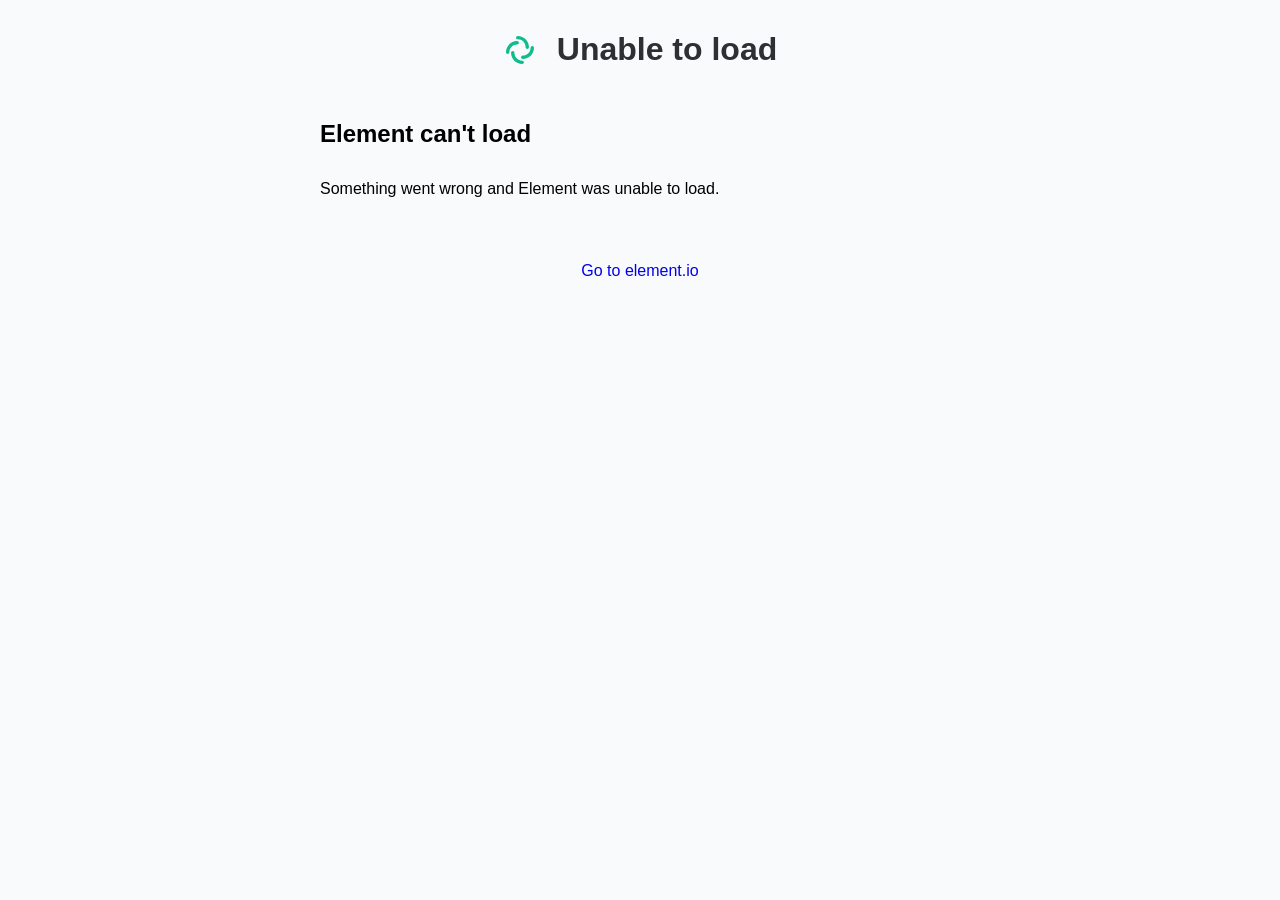
<file: static/unable-to-load.html>
<meta name="viewport" content="width=device-width, initial-scale=1.0" />

<head>
    <style type="text/css">
        /* By default, hide the custom IS stuff - enabled in JS */
        #custom_is,
        #is_url {
            display: none;
        }

        html {
            height: 100%;
        }

        body {
            background: #f9fafb;
            max-width: 680px;
            margin: auto;
            font-family:
                -apple-system, BlinkMacSystemFont, "Segoe UI", Roboto, Helvetica, Arial, sans-serif,
                "Apple Color Emoji", "Segoe UI Emoji", "Segoe UI Symbol";
        }

        .mx_Button {
            border: 0;
            border-radius: 4px;
            font-size: 18px;
            margin-left: 4px;
            margin-right: 4px;
            min-width: 80px;
            background-color: #03b381;
            color: #fff;
            cursor: pointer;
            padding: 12px 22px;
            word-break: break-word;
            text-decoration: none;
        }

        .mx_Center {
            justify-content: center;
        }

        .mx_ClearDecoration {
            text-decoration: none !important;
        }

        .mx_HomePage_header {
            color: #2e2f32;
            display: flex;
            align-items: center;
            justify-content: center;
        }

        .mx_HomePage h3 {
            margin-top: 30px;
        }

        .mx_HomePage_col {
            display: flex;
            flex-direction: row;
        }

        .mx_HomePage_row {
            flex: 1 1 0;
            display: flex;
            flex-direction: row;
            flex-wrap: wrap;
        }

        .mx_HomePage_logo {
            margin-right: 20px;
            margin-top: -10px;
        }

        .mx_HomePage_container {
            display: block !important;
            margin: 10px 20px;
        }

        .mx_HomePage_errorContainer {
            display: none; /* shown in JS if needed */
            margin: 20px;
            border: 1px solid red;
            background-color: #ffb9b9;
            padding: 5px;
        }

        .mx_HomePage_container h1,
        .mx_HomePage_container h2,
        .mx_HomePage_container h3,
        .mx_HomePage_container h4 {
            font-weight: 600;
            margin-bottom: 32px;
        }

        .mx_Spacer {
            margin-top: 24px;
        }

        .mx_FooterLink {
            color: ##0dbd8b;
            text-decoration: none;
        }

        .mx_Subtext {
            font-size: 14px;
        }

        .mx_SubtextTop {
            margin-top: 32px;
        }

        @media screen and (max-width: 1120px) {
            body {
                font-size: 20px;
            }

            h1 {
                font-size: 20px;
            }

            h4 {
                font-size: 16px;
            }

            .mx_Button {
                font-size: 18px;
                padding: 14px 28px;
            }

            .mx_HomePage_header {
                justify-content: left;
            }

            .mx_Spacer {
                margin-top: 24px;
            }
        }
    </style>

    <meta name="apple-itunes-app" content="app-id=id1083446067" />
</head>

<body>
    <div class="mx_HomePage_errorContainer">
        <!-- populated by JS if needed -->
    </div>

    <div class="mx_HomePage_container">
        <div class="mx_HomePage_header">
            <span class="mx_HomePage_logo">
                <svg width="34" height="42" viewBox="0 0 34 42" fill="none" xmlns="http://www.w3.org/2000/svg">
                    <path
                        fill-rule="evenodd"
                        clip-rule="evenodd"
                        d="M13.08 8.68C13.08 7.75216 13.8321 7 14.76 7C20.9456 7 25.96 12.0144 25.96 18.2C25.96 19.1278 25.2078 19.88 24.28 19.88C23.3521 19.88 22.6 19.1278 22.6 18.2C22.6 13.8701 19.0899 10.36 14.76 10.36C13.8321 10.36 13.08 9.60784 13.08 8.68Z"
                        fill="#0DBD8B"
                    />
                    <path
                        fill-rule="evenodd"
                        clip-rule="evenodd"
                        d="M20.92 33.32C20.92 34.2478 20.1679 35 19.24 35C13.0544 35 8.04001 29.9856 8.04001 23.8C8.04001 22.8722 8.79217 22.12 9.72001 22.12C10.6478 22.12 11.4 22.8722 11.4 23.8C11.4 28.1299 14.9101 31.64 19.24 31.64C20.1679 31.64 20.92 32.3922 20.92 33.32Z"
                        fill="#0DBD8B"
                    />
                    <path
                        fill-rule="evenodd"
                        clip-rule="evenodd"
                        d="M4.68 24.9199C3.75216 24.9199 3 24.1678 3 23.2399C3 17.0543 8.01441 12.0399 14.2 12.0399C15.1278 12.0399 15.88 12.7921 15.88 13.7199C15.88 14.6478 15.1278 15.3999 14.2 15.3999C9.87009 15.3999 6.36 18.91 6.36 23.2399C6.36 24.1678 5.60784 24.9199 4.68 24.9199Z"
                        fill="#0DBD8B"
                    />
                    <path
                        fill-rule="evenodd"
                        clip-rule="evenodd"
                        d="M29.32 17.0801C30.2478 17.0801 31 17.8322 31 18.7601C31 24.9457 25.9856 29.9601 19.8 29.9601C18.8722 29.9601 18.12 29.2079 18.12 28.2801C18.12 27.3522 18.8722 26.6001 19.8 26.6001C24.1299 26.6001 27.64 23.09 27.64 18.7601C27.64 17.8322 28.3922 17.0801 29.32 17.0801Z"
                        fill="#0DBD8B"
                    />
                </svg>
            </span>
            <h1>Unable to load</h1>
        </div>
        <div class="mx_HomePage_col">
            <div class="mx_HomePage_row">
                <div>
                    <h2 id="step1_heading">Element can't load</h2>
                    <p>Something went wrong and Element was unable to load.</p>
                </div>
            </div>
        </div>
        <div class="mx_HomePage_row mx_Center mx_Spacer">
            <p class="mx_Spacer">
                <a href="https://element.io" target="_blank" class="mx_FooterLink"> Go to element.io </a>
            </p>
        </div>
    </div>
</body>
</file>
<file: widgets/element-call/assets/matrix-CI6blPXh.css>
._header_p1omj_8{align-items:center;display:flex;flex-shrink:0;justify-content:space-between;padding-inline:var(--inline-content-inset);position:relative;-webkit-user-select:none;user-select:none}._nav_p1omj_18{align-items:center;display:flex;flex:1;height:80px;white-space:nowrap}._headerLogo_p1omj_26{align-items:center;color:var(--cpd-color-text-primary);display:none;text-decoration:none}._leftNav_p1omj_33._hideMobile_p1omj_33{display:none}._leftNav_p1omj_33>*{margin-right:12px}._leftNav_p1omj_33 h3{margin:0}._rightNav_p1omj_45{justify-content:flex-end}._rightNav_p1omj_45>*{margin-right:24px}._rightNav_p1omj_45._hideMobile_p1omj_33{display:none}._nav_p1omj_18>:last-child{margin-right:0}._roomHeaderInfo_p1omj_61{grid-column-gap:var(--cpd-space-4x);-webkit-column-gap:var(--cpd-space-4x);-moz-column-gap:var(--cpd-space-4x);column-gap:var(--cpd-space-4x);display:grid;grid-template-columns:auto auto;grid-template-rows:1fr auto}._roomHeaderInfo_p1omj_61[data-size=sm]{grid-template-areas:"avatar name"".participants"}._roomHeaderInfo_p1omj_61[data-size=lg]{grid-template-areas:"avatar name""avatar participants"}._roomAvatar_p1omj_76{align-self:flex-start;grid-area:avatar}._nameLine_p1omj_81{align-items:center;display:flex;flex-grow:1;gap:var(--cpd-space-1x);grid-area:name;min-width:0}._nameLine_p1omj_81>h1{margin:0;overflow:hidden;text-overflow:ellipsis}._nameLine_p1omj_81>svg{flex-shrink:0}._participantsLine_p1omj_100{align-items:center;color:var(--cpd-color-text-secondary);display:flex;gap:var(--cpd-space-1-5x);grid-area:participants}@media (width>=800px){._headerLogo_p1omj_26,._leftNav_p1omj_33._hideMobile_p1omj_33,._rightNav_p1omj_45._hideMobile_p1omj_33{display:flex}._leftNav_p1omj_33 h3{font-size:var(--font-size-subtitle)}}._lock_zf62g_8{border-radius:var(--cpd-radius-pill-effect);display:block;padding:var(--cpd-space-1x)}._lock_zf62g_8[data-encrypted=true]{color:var(--cpd-color-icon-success-primary)}._lock_zf62g_8[data-encrypted=false]{color:var(--cpd-color-icon-secondary)}@media (hover:hover){._lock_zf62g_8:hover{background:var(--cpd-color-bg-subtle-primary)}}._banner_sye6n_8{background-color:var(--cpd-color-bg-subtle-primary);font-size:var(--font-size-body);padding:29px;position:absolute;text-align:center;top:76px;vertical-align:middle;width:calc(100% - 58px);z-index:1}._page_fvtgn_8{display:flex;flex-direction:column;min-height:100%;overflow:hidden;position:relative}._header_fvtgn_16{padding:76px 65px}._container_fvtgn_20{flex:1;flex-direction:column}._container_fvtgn_20,._content_fvtgn_28{align-items:center;display:flex;justify-content:center}._content_fvtgn_28{flex-direction:column;max-width:660px;padding:0 65px}._content_fvtgn_28>*{margin-bottom:32px;margin-top:0}._content_fvtgn_28>:last-child{margin-bottom:0}._wideButton_fvtgn_47{width:291px}._sendLogsSection_fvtgn_52{height:50px}._rageshakeControl_65ekp_8{height:50px;text-align:center;vertical-align:middle}._error_17zfc_1{align-items:center;display:flex;flex-direction:column;gap:var(--cpd-space-2x);max-inline-size:480px}._icon_17zfc_9{-webkit-margin-after:var(--cpd-space-4x);margin-block-end:var(--cpd-space-4x)}._error_17zfc_1>h1{margin:0;text-align:center}._error_17zfc_1>p{color:var(--cpd-color-text-secondary);font:var(--cpd-font-body-lg-regular);text-align:center}._endCall_bwclo_8>svg{color:var(--stopgap-color-on-solid-accent)}._footer_17bu0_8{z-index:var(--call-view-header-footer-layer);grid-gap:var(--cpd-space-3x);align-items:center;background:linear-gradient(180deg,#0000 0,var(--cpd-color-bg-canvas-default) 100%);display:grid;gap:var(--cpd-space-3x);grid-template-areas:".buttons layout";grid-template-columns:1fr auto 1fr;inset-block-end:0;padding:var(--cpd-space-10x) var(--cpd-space-6x);position:sticky}._footer_17bu0_8._hidden_17bu0_25{display:none}._footer_17bu0_8._overlay_17bu0_29{opacity:1;transition:opacity .15s}._footer_17bu0_8._overlay_17bu0_29._hidden_17bu0_25{display:grid;inset-block-end:0;inset-inline:0;opacity:0;pointer-events:none;position:absolute}._footer_17bu0_8._overlay_17bu0_29:has(:focus-visible){opacity:1;pointer-events:auto}._settingsLogoContainer_17bu0_52{align-items:center;display:flex;flex-flow:row;gap:var(--cpd-space-4x)}._logo_17bu0_60{align-items:center;gap:var(--cpd-space-2x);justify-self:start;-webkit-padding-start:var(--cpd-space-1x);display:flex;padding-inline-start:var(--cpd-space-1x)}._buttons_17bu0_68{display:flex;gap:var(--cpd-space-3x);grid-area:buttons;justify-self:center}._layout_17bu0_75{grid-area:layout;justify-self:end}@media (width<=750px){._logo_17bu0_60{display:none}}._settingsOnlyShowNarrow_17bu0_87{display:none}._settingsOnlyShowWide_17bu0_90{display:inherit}@media (width<=500px){._footer_17bu0_8{grid-template-areas:"buttons buttons buttons"}._settingsOnlyShowNarrow_17bu0_87{display:inherit}._settingsLogoContainer_17bu0_52,._settingsOnlyShowWide_17bu0_90{display:none}._layout_17bu0_75{display:none!important}}@media (height<=800px){._footer_17bu0_8{padding-block:var(--cpd-space-8x)}}@media (height<=400px){._footer_17bu0_8{padding-block:var(--cpd-space-4x)}}@media (width<=370px){._shareScreen_17bu0_132{display:none}@media (height<=400px){._shareScreen_17bu0_132{display:flex}._footer_17bu0_8{-webkit-padding-before:var(--cpd-space-3x);-webkit-padding-after:var(--cpd-space-2x);padding-block-end:var(--cpd-space-2x);padding-block-start:var(--cpd-space-3x)}}}@media (width<=320px){._raiseHand_17bu0_149{display:none}}@media (width>=800px){._buttons_17bu0_68{gap:var(--cpd-space-4x)}}._external_jhjdf_8{color:inherit}._raisedButton_unw54_1>svg{color:var(--cpd-color-icon-on-solid-primary)}._reactionPopupMenu_unw54_5{--reaction-button-padding:10px;--reaction-button-fontsize:20px;--reaction-button-gap:var(--cpd-separator-spacing);display:flex;width:fit-content}@media (width<=420px){._reactionPopupMenu_unw54_5{--reaction-button-padding:8px;--reaction-button-fontsize:16px;--reaction-button-gap:6px}}div._reactionPopupMenuRoot_unw54_21._reactionPopupMenuModal_unw54_21{--overlay-top:82vh;width:fit-content}div._reactionPopupMenuRoot_unw54_21{--inset-inline:30em}._reactionPopupMenuRoot_unw54_21>div{max-width:100vw;width:fit-content}div._reactionPopupMenuRoot_unw54_21._reactionPopupMenuModal_unw54_21>div>div{padding-block:var(--cpd-space-6x);padding-inline:var(--cpd-space-6x)}._reactionPopupMenu_unw54_5 section{flex:1;height:fit-content;max-width:fit-content}._reactionPopupMenu_unw54_5 section._reactionsMenuSection_unw54_47{flex:auto;margin:auto 0}._reactionsMenu_unw54_47{gap:var(--reaction-button-gap);justify-content:start;max-height:calc((var(--reaction-button-fontsize) + var(--cpd-separator-spacing))*2*3);max-width:calc((var(--reaction-button-fontsize) + var(--cpd-separator-spacing))*2*5);-webkit-box-align:auto;-ms-flex-align:auto;align-content:start;align-items:auto;display:flex;flex-flow:wrap;flex-grow:1;list-style:none;margin:0;overflow:hidden auto;padding:0;width:fit-content}._reactionsMenu_unw54_47>*{flex:none}._reactionButton_unw54_81{aspect-ratio:1;border:none;border-radius:var(--cpd-radius-pill-effect);font-size:var(--reaction-button-fontsize);height:100%;min-block-size:unset;padding:var(--reaction-button-padding)}._verticalSeperator_unw54_91{background-color:var(--cpd-color-gray-800);height:auto;margin-left:var(--cpd-separator-spacing);margin-right:var(--cpd-separator-spacing);width:2px}._alert_unw54_99{animation:_grow-in_unw54_1 .2s;height:2.5em;margin-bottom:var(--cpd-space-3x)}@keyframes _grow-in_unw54_1{0%{height:0}to{height:2.5em}}._modal_lmgdq_8{--inset-inline:520px;display:flex;flex-direction:column}._dialog_lmgdq_14{box-sizing:border-box;inline-size:580px;max-block-size:600px;max-inline-size:90%}._content_lmgdq_21{display:flex;flex-direction:column;flex-grow:1;overflow:hidden}._dialog_lmgdq_14 ._content_lmgdq_21{background:var(--cpd-color-bg-canvas-default)}._drawer_lmgdq_32 ._content_lmgdq_21{overflow:auto}._drawer_lmgdq_32{background:var(--cpd-color-bg-canvas-default);inset-block-end:0;inset-inline:max(0px,calc((100% - var(--inset-inline))/2));--border-radius:28px;--handle-block-size:4px;--handle-inline-size:32px;--handle-inset-block-start:var(--cpd-space-4x);--handle-inset-block-end:var(--cpd-space-4x);border-start-end-radius:var(--border-radius);border-start-start-radius:var(--border-radius);max-block-size:90%}body[data-platform=ios] ._drawer_lmgdq_32{--border-radius:10px;--handle-block-size:5px;--handle-inline-size:36px;--handle-inset-block-start:var(--cpd-space-1-5x);--handle-inset-block-end:calc(var(--cpd-space-1x)/4)}._close_lmgdq_59{background:var(--cpd-color-bg-subtle-secondary);border:none;border-radius:var(--cpd-radius-pill-effect);color:var(--cpd-color-icon-secondary);cursor:pointer;padding:var(--cpd-space-1x)}._close_lmgdq_59 svg{display:block}@media (hover:hover){._close_lmgdq_59:hover{background:var(--cpd-color-bg-subtle-primary);color:var(--cpd-color-icon-primary)}}._close_lmgdq_59:active{background:var(--cpd-color-bg-subtle-primary);color:var(--cpd-color-icon-primary)}._header_lmgdq_84{background:var(--cpd-color-bg-subtle-secondary);display:grid}._dialog_lmgdq_14 ._header_lmgdq_84{-webkit-padding-before:var(--cpd-space-4x);align-items:center;grid-template-areas:".title close.""tabs tabs tabs tabs";grid-template-columns:var(--cpd-space-10x) 1fr minmax(var(--cpd-space-6x),auto) var(--cpd-space-4x);grid-template-rows:auto minmax(var(--cpd-space-4x),auto);padding-block-start:var(--cpd-space-4x)}._dialog_lmgdq_14 ._header_lmgdq_84 h2{grid-area:title;margin:0}._drawer_lmgdq_32 ._header_lmgdq_84{grid-template-areas:"tabs";position:relative}._close_lmgdq_59{grid-area:close}._body_lmgdq_114{flex-grow:1}._dialog_lmgdq_14 ._body_lmgdq_114{overflow:auto;padding-block:var(--cpd-space-10x) var(--cpd-space-12x);padding-inline:var(--cpd-space-10x)}._drawer_lmgdq_32 ._body_lmgdq_114{padding-block:var(--cpd-space-9x) var(--cpd-space-10x);padding-inline:var(--cpd-space-4x)}._modal_lmgdq_8._tabbed_lmgdq_129 ._body_lmgdq_114{-webkit-padding-before:0;padding-block-start:0}._handle_lmgdq_133{background:var(--cpd-color-icon-secondary);block-size:var(--handle-block-size);border-radius:var(--cpd-radius-pill-effect);content:"";inset-block-start:var(--handle-inset-block-start);inset-inline:calc((100% - var(--handle-inline-size))/2);position:absolute}._bg_180k3_8{background:#030c1b87;inset:0;position:fixed}@keyframes _fade-in_180k3_1{0%{opacity:0}to{opacity:1}}._bg_180k3_8._animate_180k3_23[data-state=open]{animation:_fade-in_180k3_1 .2s}@keyframes _fade-out_180k3_1{0%{opacity:1}to{opacity:0}}._bg_180k3_8._animate_180k3_23[data-state=closed]{animation:_fade-out_180k3_1 .13s;opacity:0;pointer-events:none}._overlay_180k3_42{position:fixed}._overlay_180k3_42._animate_180k3_23{--overlay-top:50%;left:50%;top:50%;top:var(--overlay-top);transform:translate(-50%,-50%)}@keyframes _zoom-in_180k3_1{0%{opacity:0;transform:translate(-50%,-50%)scale(.8)}to{opacity:1;transform:translate(-50%,-50%)scale(1)}}@keyframes _zoom-out_180k3_1{0%{opacity:1;transform:translate(-50%,-50%)scale(1)}to{opacity:0;transform:translate(-50%,-50%)scale(.8)}}._overlay_180k3_42._animate_180k3_23[data-state=open]{animation:_zoom-in_180k3_1 .2s}._overlay_180k3_42._animate_180k3_23[data-state=closed]{animation:_zoom-out_180k3_1 .13s}@media (prefers-reduced-motion){._overlay_180k3_42._animate_180k3_23[data-state=open]{animation-name:_fade-in_180k3_1}._overlay_180k3_42._animate_180k3_23[data-state=closed]{animation-name:_fade-out_180k3_1}}
</file>
<file: widgets/element-call/assets/index-BwsY1Rhy.css>
@layer normalize{html{-webkit-text-size-adjust:100%;line-height:1.15}body{margin:0}main{display:block}h1{font-size:2em;margin:.67em 0}hr{box-sizing:content-box;height:0;overflow:visible}pre{font-family:monospace;font-size:1em}a{background-color:#0000}abbr[title]{border-bottom:none;-webkit-text-decoration:underline dotted;text-decoration:underline dotted}b,strong{font-weight:bolder}code,kbd,samp{font-family:monospace;font-size:1em}small{font-size:80%}sub,sup{font-size:75%;line-height:0;position:relative;vertical-align:baseline}sub{bottom:-.25em}sup{top:-.5em}img{border-style:none}button,input,optgroup,select,textarea{font-family:inherit;font-size:100%;line-height:1.15;margin:0}button,input{overflow:visible}button,select{text-transform:none}[type=button],[type=reset],[type=submit],button{-webkit-appearance:button}[type=button]::-moz-focus-inner,button::-moz-focus-inner{border-style:none;padding:0}[type=reset]::-moz-focus-inner,[type=submit]::-moz-focus-inner{border-style:none;padding:0}[type=button]:-moz-focusring,button:-moz-focusring{outline:1px dotted buttontext}[type=reset]:-moz-focusring,[type=submit]:-moz-focusring{outline:1px dotted buttontext}fieldset{padding:.35em .75em .625em}legend{box-sizing:border-box;color:inherit;display:table;max-width:100%;padding:0;white-space:normal}progress{vertical-align:baseline}textarea{overflow:auto}[type=checkbox],[type=radio]{box-sizing:border-box;padding:0}[type=number]::-webkit-inner-spin-button,[type=number]::-webkit-outer-spin-button{height:auto}[type=search]{-webkit-appearance:textfield;outline-offset:-2px}[type=search]::-webkit-search-decoration{-webkit-appearance:none}::-webkit-file-upload-button{-webkit-appearance:button;font:inherit}details{display:block}summary{display:list-item}[hidden],template{display:none}}@layer compound-legacy{a,h1,h2,h3,h4,h5,h6,p{margin-top:0}h1{font-size:32px;font-size:var(--font-size-headline)}h1,h2{font-weight:600}h2{font-size:24px;font-size:var(--font-size-title)}h3{font-size:18px;font-size:var(--font-size-subtitle)}h3,h4{font-weight:600}h4{font-size:15px;font-size:var(--font-size-body)}h1,h2,h3{line-height:1.2}p{line-height:24px;line-height:var(--font-size-title)}hr,p{font-size:15px;font-size:var(--font-size-body)}hr{border:none;border-top:1px solid var(--cpd-color-border-interactive-secondary);color:var(--cpd-color-border-interactive-secondary);font-weight:600;height:5px;line-height:24px;margin:0 12px;overflow:visible;text-align:center;width:calc(100% - 24px)}summary{font-size:15px;font-size:var(--font-size-body)}details>:not(summary){margin-left:15px;margin-left:var(--font-size-body)}details[open]>summary{margin-bottom:15px;margin-bottom:var(--font-size-body)}}@layer compound{@layer cpd-semantic,custom,cpd-base;@font-face{ascent-override:91.2883%;descent-override:22.7301%;font-display:swap;font-family:Inter Fallback\: Helvetica Neue;font-style:normal;font-weight:400;line-gap-override:0%;size-adjust:106.12%;src:local(Helvetica Neue),local(HelveticaNeue)}@font-face{ascent-override:89.9412%;descent-override:22.3946%;font-display:swap;font-family:Inter Fallback\: Segoe UI;font-style:normal;font-weight:400;size-adjust:107.709%;src:local(Segoe UI),local(SegoeUI)}@font-face{ascent-override:90.2384%;descent-override:22.4686%;font-display:swap;font-family:Inter Fallback\: Roboto;font-style:normal;font-weight:400;size-adjust:107.355%;src:local(Roboto Regular),local(Roboto-Regular)}@font-face{ascent-override:92.3027%;descent-override:22.9826%;font-display:swap;font-family:Inter Fallback\: Ubuntu;font-style:normal;font-weight:400;line-gap-override:0%;size-adjust:104.954%;src:local(Ubuntu Regular),local(Ubuntu-Regular)}@font-face{ascent-override:92.9112%;descent-override:23.1342%;font-display:swap;font-family:Inter Fallback\: Fira Sans;font-style:normal;font-weight:400;size-adjust:104.266%;src:local(Fira Sans Regular),local(FiraSans-Regular)}@font-face{ascent-override:96.1571%;descent-override:23.9423%;font-display:swap;font-family:Inter Fallback\: Noto Sans;font-style:normal;font-weight:400;size-adjust:100.747%;src:local(Noto Sans Regular),local(NotoSans-Regular)}@font-face{ascent-override:90.4365%;descent-override:22.518%;font-display:swap;font-family:Inter Fallback\: Arial;font-style:normal;font-weight:400;line-gap-override:0%;size-adjust:107.119%;src:local(Arial),local(ArialMT)}@font-face{ascent-override:90.3285%;descent-override:22.4911%;font-display:swap;font-family:Inter Fallback\: Helvetica Neue;font-style:italic;font-weight:400;line-gap-override:0%;size-adjust:107.248%;src:local(Helvetica Neue Italic),local(HelveticaNeue-Italic)}@font-face{ascent-override:87.4238%;descent-override:21.7678%;font-display:swap;font-family:Inter Fallback\: Segoe UI;font-style:italic;font-weight:400;size-adjust:110.811%;src:local(Segoe UI Italic),local(SegoeUI-Italic)}@font-face{ascent-override:87.2269%;descent-override:21.7188%;font-display:swap;font-family:Inter Fallback\: Roboto;font-style:italic;font-weight:400;size-adjust:111.061%;src:local(Roboto Italic),local(Roboto-Italic)}@font-face{ascent-override:88.7154%;descent-override:22.0894%;font-display:swap;font-family:Inter Fallback\: Ubuntu;font-style:italic;font-weight:400;line-gap-override:0%;size-adjust:109.197%;src:local(Ubuntu Italic),local(Ubuntu-Italic)}@font-face{ascent-override:91.3366%;descent-override:22.7421%;font-display:swap;font-family:Inter Fallback\: Fira Sans;font-style:italic;font-weight:400;size-adjust:106.064%;src:local(Fira Sans Italic),local(FiraSans-Italic)}@font-face{ascent-override:90.1268%;descent-override:22.4409%;font-display:swap;font-family:Inter Fallback\: Noto Sans;font-style:italic;font-weight:400;size-adjust:107.487%;src:local(Noto Sans Italic),local(NotoSans-Italic)}@font-face{ascent-override:89.885%;descent-override:22.3806%;font-display:swap;font-family:Inter Fallback\: Arial;font-style:italic;font-weight:400;line-gap-override:0%;size-adjust:107.777%;src:local(Arial Italic),local(Arial-ItalicMT)}@font-face{ascent-override:93.3765%;descent-override:23.25%;font-display:swap;font-family:Inter Fallback\: Helvetica Neue;font-style:normal;font-weight:500;line-gap-override:0%;size-adjust:103.747%;src:local(Helvetica Neue Medium),local(HelveticaNeue-Medium)}@font-face{ascent-override:91.8744%;descent-override:22.876%;font-display:swap;font-family:Inter Fallback\: Segoe UI;font-style:normal;font-weight:500;size-adjust:105.443%;src:local(Segoe UI Semibold),local(SegoeUI-Semibold)}@font-face{ascent-override:90.1094%;descent-override:22.4365%;font-display:swap;font-family:Inter Fallback\: Roboto;font-style:normal;font-weight:500;size-adjust:107.508%;src:local(Roboto Medium),local(Roboto-Medium)}@font-face{ascent-override:93.5773%;descent-override:23.3%;font-display:swap;font-family:Inter Fallback\: Ubuntu;font-style:normal;font-weight:500;line-gap-override:0%;size-adjust:103.524%;src:local(Ubuntu Medium),local(Ubuntu-Medium)}@font-face{ascent-override:92.1717%;descent-override:22.95%;font-display:swap;font-family:Inter Fallback\: Fira Sans;font-style:normal;font-weight:500;size-adjust:105.103%;src:local(Fira Sans Medium),local(FiraSans-Medium)}@font-face{ascent-override:96.7903%;descent-override:24.1%;font-display:swap;font-family:Inter Fallback\: Noto Sans;font-style:normal;font-weight:500;size-adjust:100.088%;src:local(Noto Sans Medium),local(NotoSans-Medium)}@font-face{ascent-override:92.8129%;descent-override:23.1097%;font-display:swap;font-family:Inter Fallback\: Helvetica Neue;font-style:italic;font-weight:500;line-gap-override:0%;size-adjust:104.377%;src:local(Helvetica Neue Medium Italic),local(HelveticaNeue-MediumItalic)}@font-face{ascent-override:90.3452%;descent-override:22.4952%;font-display:swap;font-family:Inter Fallback\: Segoe UI;font-style:italic;font-weight:500;line-gap-override:0%;size-adjust:107.228%;src:local(Segoe UI Semibold Italic),local(SegoeUI-SemiboldItalic)}@font-face{ascent-override:87.0316%;descent-override:21.6702%;font-display:swap;font-family:Inter Fallback\: Roboto;font-style:italic;font-weight:500;size-adjust:111.31%;src:local(Roboto Medium Italic),local(Roboto-MediumItalic)}@font-face{ascent-override:90.6173%;descent-override:22.563%;font-display:swap;font-family:Inter Fallback\: Ubuntu;font-style:italic;font-weight:500;line-gap-override:0%;size-adjust:106.906%;src:local(Ubuntu Medium Italic),local(Ubuntu-MediumItalic)}@font-face{ascent-override:90.2181%;descent-override:22.4636%;font-display:swap;font-family:Inter Fallback\: Fira Sans;font-style:italic;font-weight:500;size-adjust:107.379%;src:local(Fira Sans Medium Italic),local(FiraSans-MediumItalic)}@font-face{ascent-override:91.0165%;descent-override:22.6624%;font-display:swap;font-family:Inter Fallback\: Noto Sans;font-style:italic;font-weight:500;size-adjust:106.437%;src:local(Noto Sans Medium Italic),local(NotoSans-MediumItalic)}@font-face{ascent-override:95.4228%;descent-override:23.7595%;font-display:swap;font-family:Inter Fallback\: Helvetica Neue;font-style:normal;font-weight:600;line-gap-override:0%;size-adjust:101.522%;src:local(Helvetica Neue Bold),local(HelveticaNeue-Bold)}@font-face{ascent-override:94.4483%;descent-override:23.5169%;font-display:swap;font-family:Inter Fallback\: Segoe UI;font-style:normal;font-weight:600;size-adjust:102.569%;src:local(Segoe UI Bold),local(SegoeUI-Bold)}@font-face{ascent-override:89.886%;descent-override:22.3809%;font-display:swap;font-family:Inter Fallback\: Roboto;font-style:normal;font-weight:600;size-adjust:107.775%;src:local(Roboto Bold),local(Roboto-Bold)}@font-face{ascent-override:95.4228%;descent-override:23.7595%;font-display:swap;font-family:Inter Fallback\: Ubuntu;font-style:normal;font-weight:600;line-gap-override:0%;size-adjust:101.522%;src:local(Ubuntu Bold),local(Ubuntu-Bold)}@font-face{ascent-override:91.2481%;descent-override:22.72%;font-display:swap;font-family:Inter Fallback\: Fira Sans;font-style:normal;font-weight:600;size-adjust:106.167%;src:local(Fira Sans SemiBold),local(FiraSans-SemiBold)}@font-face{ascent-override:97.8084%;descent-override:24.3535%;font-display:swap;font-family:Inter Fallback\: Noto Sans;font-style:normal;font-weight:600;size-adjust:99.0457%;src:local(Noto Sans SemiBold),local(NotoSans-SemiBold)}@font-face{ascent-override:95.419%;descent-override:23.7586%;font-display:swap;font-family:Inter Fallback\: Arial;font-style:normal;font-weight:600;line-gap-override:0%;size-adjust:101.526%;src:local(Arial Bold),local(Arial-BoldMT)}@font-face{ascent-override:94.9556%;descent-override:23.6432%;font-display:swap;font-family:Inter Fallback\: Helvetica Neue;font-style:italic;font-weight:600;line-gap-override:0%;size-adjust:102.021%;src:local(Helvetica Neue Bold Italic),local(HelveticaNeue-BoldItalic)}@font-face{ascent-override:93.4049%;descent-override:23.2571%;font-display:swap;font-family:Inter Fallback\: Segoe UI;font-style:italic;font-weight:600;size-adjust:103.715%;src:local(Segoe UI Bold Italic),local(SegoeUI-BoldItalic)}@font-face{ascent-override:86.7537%;descent-override:21.601%;font-display:swap;font-family:Inter Fallback\: Roboto;font-style:italic;font-weight:600;size-adjust:111.667%;src:local(Roboto Bold Italic),local(Roboto-BoldItalic)}@font-face{ascent-override:92.3893%;descent-override:23.0042%;font-display:swap;font-family:Inter Fallback\: Ubuntu;font-style:italic;font-weight:600;line-gap-override:0%;size-adjust:104.855%;src:local(Ubuntu Bold Italic),local(Ubuntu-BoldItalic)}@font-face{ascent-override:89.2306%;descent-override:22.2177%;font-display:swap;font-family:Inter Fallback\: Fira Sans;font-style:italic;font-weight:600;size-adjust:108.567%;src:local(Fira Sans SemiBold Italic),local(FiraSans-SemiBoldItalic)}@font-face{ascent-override:91.9944%;descent-override:22.9059%;font-display:swap;font-family:Inter Fallback\: Noto Sans;font-style:italic;font-weight:600;size-adjust:105.305%;src:local(Noto Sans SemiBold Italic),local(NotoSans-SemiBoldItalic)}@font-face{ascent-override:94.7544%;descent-override:23.5931%;font-display:swap;font-family:Inter Fallback\: Arial;font-style:italic;font-weight:600;line-gap-override:0%;size-adjust:102.238%;src:local(Arial Bold Italic),local(Arial-BoldItalicMT)}@media screen{@layer cpd-base{:root,[class*=cpd-theme-]{--cpd-space-scale:4px;--cpd-space-0x:0;--cpd-space-6x:24px;--cpd-space-10x:40px;--cpd-space-11x:44px;--cpd-space-12x:48px;--cpd-space-16x:64px;--cpd-space-36x:144px;--cpd-space-56x:224px;--cpd-border-width-1:1px;--cpd-border-width-2:2px;--cpd-border-width-4:4px;--cpd-border-width-0-5:.5px;--cpd-font-family-sans:Inter,"Inter Fallback: Helvetica Neue","Inter Fallback: Segoe UI","Inter Fallback: Roboto","Inter Fallback: Ubuntu","Inter Fallback: Fira Sans","Inter Fallback: Noto Sans","Inter Fallback: Arial","Helvetica Neue","Segoe UI",Roboto,Ubuntu,"Fira Sans","Noto Sans",Arial,sans-serif;--cpd-font-family-mono:Inconsolata,ui-monospace,monospace;--cpd-font-weight-regular:400;--cpd-font-weight-medium:500;--cpd-font-weight-semibold:600;--cpd-font-line-height-minimum:1;--cpd-font-line-height-tight:1.25;--cpd-font-line-height-regular:1.5;--cpd-font-size-body-xs:.6875rem;--cpd-font-size-body-sm:.8125rem;--cpd-font-size-body-md:.9375rem;--cpd-font-size-body-lg:1.0625rem;--cpd-font-size-heading-sm:1.25rem;--cpd-font-size-heading-md:1.5rem;--cpd-font-size-heading-lg:1.75rem;--cpd-font-size-heading-xl:2rem;--cpd-font-size-root:1rem;--cpd-font-letter-spacing-body-xs:.0048em;--cpd-font-letter-spacing-body-sm:-.0031em;--cpd-font-letter-spacing-body-md:-.0088em;--cpd-font-letter-spacing-body-lg:-.0128em;--cpd-font-letter-spacing-heading-sm:-.0166em;--cpd-font-letter-spacing-heading-md:-.0195em;--cpd-font-letter-spacing-heading-lg:-.0209em;--cpd-font-letter-spacing-heading-xl:-.0216em;--cpd-space-0-5x:2px;--cpd-space-1x:var(--cpd-space-scale);--cpd-space-1-5x:6px;--cpd-space-2x:8px;--cpd-space-3x:12px;--cpd-space-4x:16px;--cpd-space-5x:20px;--cpd-space-7x:28px;--cpd-space-8x:32px;--cpd-space-9x:36px;--cpd-space-13x:52px;--cpd-space-14x:56px;--cpd-space-15x:60px;--cpd-space-20x:80px;--cpd-space-24x:96px;--cpd-space-28x:112px;--cpd-space-32x:128px;--cpd-space-40x:160px;--cpd-space-48x:192px;--cpd-space-64x:256px;--cpd-font-body-xs-regular:var(--cpd-font-weight-regular) var(--cpd-font-size-body-xs)/var(--cpd-font-line-height-regular) var(--cpd-font-family-sans);--cpd-font-body-xs-medium:var(--cpd-font-weight-medium) var(--cpd-font-size-body-xs)/var(--cpd-font-line-height-regular) var(--cpd-font-family-sans);--cpd-font-body-xs-semibold:var(--cpd-font-weight-semibold) var(--cpd-font-size-body-xs)/var(--cpd-font-line-height-regular) var(--cpd-font-family-sans);--cpd-font-body-sm-regular:var(--cpd-font-weight-regular) var(--cpd-font-size-body-sm)/var(--cpd-font-line-height-regular) var(--cpd-font-family-sans);--cpd-font-body-sm-medium:var(--cpd-font-weight-medium) var(--cpd-font-size-body-sm)/var(--cpd-font-line-height-regular) var(--cpd-font-family-sans);--cpd-font-body-sm-semibold:var(--cpd-font-weight-semibold) var(--cpd-font-size-body-sm)/var(--cpd-font-line-height-regular) var(--cpd-font-family-sans);--cpd-font-body-md-regular:var(--cpd-font-weight-regular) var(--cpd-font-size-body-md)/var(--cpd-font-line-height-regular) var(--cpd-font-family-sans);--cpd-font-body-md-medium:var(--cpd-font-weight-medium) var(--cpd-font-size-body-md)/var(--cpd-font-line-height-regular) var(--cpd-font-family-sans);--cpd-font-body-md-semibold:var(--cpd-font-weight-semibold) var(--cpd-font-size-body-md)/var(--cpd-font-line-height-regular) var(--cpd-font-family-sans);--cpd-font-body-lg-regular:var(--cpd-font-weight-regular) var(--cpd-font-size-body-lg)/var(--cpd-font-line-height-regular) var(--cpd-font-family-sans);--cpd-font-body-lg-medium:var(--cpd-font-weight-medium) var(--cpd-font-size-body-lg)/var(--cpd-font-line-height-regular) var(--cpd-font-family-sans);--cpd-font-body-lg-semibold:var(--cpd-font-weight-semibold) var(--cpd-font-size-body-lg)/var(--cpd-font-line-height-regular) var(--cpd-font-family-sans);--cpd-font-heading-sm-regular:var(--cpd-font-weight-regular) var(--cpd-font-size-heading-sm)/var(--cpd-font-line-height-tight) var(--cpd-font-family-sans);--cpd-font-heading-sm-medium:var(--cpd-font-weight-medium) var(--cpd-font-size-heading-sm)/var(--cpd-font-line-height-tight) var(--cpd-font-family-sans);--cpd-font-heading-sm-semibold:var(--cpd-font-weight-semibold) var(--cpd-font-size-heading-sm)/var(--cpd-font-line-height-tight) var(--cpd-font-family-sans);--cpd-font-heading-md-regular:var(--cpd-font-weight-regular) var(--cpd-font-size-heading-md)/var(--cpd-font-line-height-tight) var(--cpd-font-family-sans);--cpd-font-heading-md-semibold:var(--cpd-font-weight-semibold) var(--cpd-font-size-heading-md)/var(--cpd-font-line-height-tight) var(--cpd-font-family-sans);--cpd-font-heading-lg-regular:var(--cpd-font-weight-regular) var(--cpd-font-size-heading-lg)/var(--cpd-font-line-height-tight) var(--cpd-font-family-sans);--cpd-font-heading-lg-semibold:var(--cpd-font-weight-semibold) var(--cpd-font-size-heading-lg)/var(--cpd-font-line-height-tight) var(--cpd-font-family-sans);--cpd-font-heading-xl-regular:var(--cpd-font-weight-regular) var(--cpd-font-size-heading-xl)/var(--cpd-font-line-height-tight) var(--cpd-font-family-sans);--cpd-font-heading-xl-semibold:var(--cpd-font-weight-semibold) var(--cpd-font-size-heading-xl)/var(--cpd-font-line-height-tight) var(--cpd-font-family-sans)}.cpd-theme-light.cpd-theme-light{--cpd-color-theme-bg:#fff;--cpd-color-gray-100:#fbfcfd;--cpd-color-gray-200:#f7f9fa;--cpd-color-gray-300:#f0f2f5;--cpd-color-gray-400:#e1e6ec;--cpd-color-gray-500:#cdd3da;--cpd-color-gray-600:#bdc4cc;--cpd-color-gray-700:#a6adb7;--cpd-color-gray-800:#818a95;--cpd-color-gray-900:#656d77;--cpd-color-gray-1000:#595e67;--cpd-color-gray-1100:#4c5158;--cpd-color-gray-1200:#3c4045;--cpd-color-gray-1300:#2b2d32;--cpd-color-gray-1400:#1b1d22;--cpd-color-red-100:#fffaf9;--cpd-color-red-200:#fff7f6;--cpd-color-red-300:#ffefec;--cpd-color-red-400:#ffdfda;--cpd-color-red-500:#ffc5bc;--cpd-color-red-600:#ffafa5;--cpd-color-red-700:#ff8c81;--cpd-color-red-800:#ff3d3d;--cpd-color-red-900:#d51928;--cpd-color-red-1000:#bc0f22;--cpd-color-red-1100:#a4041d;--cpd-color-red-1200:#850006;--cpd-color-red-1300:#620000;--cpd-color-red-1400:#450000;--cpd-color-orange-100:#fffaf7;--cpd-color-orange-200:#fff6ef;--cpd-color-orange-300:#ffefe4;--cpd-color-orange-400:#ffdfc8;--cpd-color-orange-500:#ffc8a1;--cpd-color-orange-600:#fdb37c;--cpd-color-orange-700:#f89440;--cpd-color-orange-800:#dc6700;--cpd-color-orange-900:#bc4500;--cpd-color-orange-1000:#ac3300;--cpd-color-orange-1100:#9b2200;--cpd-color-orange-1200:#850000;--cpd-color-orange-1300:#620000;--cpd-color-orange-1400:#450000;--cpd-color-yellow-100:#fffcf0;--cpd-color-yellow-200:#fff8e0;--cpd-color-yellow-300:#fff2c1;--cpd-color-yellow-400:#ffe484;--cpd-color-yellow-500:#fbce00;--cpd-color-yellow-600:#f1bd00;--cpd-color-yellow-700:#dea200;--cpd-color-yellow-800:#be7a00;--cpd-color-yellow-900:#9f5b00;--cpd-color-yellow-1000:#8f4d00;--cpd-color-yellow-1100:#803f00;--cpd-color-yellow-1200:#692e00;--cpd-color-yellow-1300:#541a00;--cpd-color-yellow-1400:#410600;--cpd-color-lime-100:#f8fdf6;--cpd-color-lime-200:#f1fcee;--cpd-color-lime-300:#e0f8d9;--cpd-color-lime-400:#c8f1ba;--cpd-color-lime-500:#99e57e;--cpd-color-lime-600:#76db4c;--cpd-color-lime-700:#54c424;--cpd-color-lime-800:#359d18;--cpd-color-lime-900:#197d0c;--cpd-color-lime-1000:#006e00;--cpd-color-lime-1100:#005f00;--cpd-color-lime-1200:#004b00;--cpd-color-lime-1300:#003600;--cpd-color-lime-1400:#002400;--cpd-color-green-100:#f8fdfb;--cpd-color-green-200:#f1fbf6;--cpd-color-green-300:#e3f7ed;--cpd-color-green-400:#c6eedb;--cpd-color-green-500:#98e1c1;--cpd-color-green-600:#71d7ae;--cpd-color-green-700:#0bc491;--cpd-color-green-800:#009b78;--cpd-color-green-900:#007a61;--cpd-color-green-1000:#006b52;--cpd-color-green-1100:#005c45;--cpd-color-green-1200:#004933;--cpd-color-green-1300:#003420;--cpd-color-green-1400:#002311;--cpd-color-cyan-100:#f8fdfd;--cpd-color-cyan-200:#f1fafb;--cpd-color-cyan-300:#e3f5f8;--cpd-color-cyan-400:#c7ecf0;--cpd-color-cyan-500:#9bdde5;--cpd-color-cyan-600:#76d1dd;--cpd-color-cyan-700:#15becf;--cpd-color-cyan-800:#0094c0;--cpd-color-cyan-900:#0072ac;--cpd-color-cyan-1000:#00629c;--cpd-color-cyan-1100:#00548c;--cpd-color-cyan-1200:#004077;--cpd-color-cyan-1300:#002b61;--cpd-color-cyan-1400:#00194f;--cpd-color-blue-100:#f9fcff;--cpd-color-blue-200:#f4f8ff;--cpd-color-blue-300:#e9f2ff;--cpd-color-blue-400:#d8e7fe;--cpd-color-blue-500:#bad5fc;--cpd-color-blue-600:#a3c6fa;--cpd-color-blue-700:#7eaff6;--cpd-color-blue-800:#4088ee;--cpd-color-blue-900:#0467dd;--cpd-color-blue-1000:#0558c7;--cpd-color-blue-1100:#064ab1;--cpd-color-blue-1200:#043894;--cpd-color-blue-1300:#012478;--cpd-color-blue-1400:#000e65;--cpd-color-purple-100:#fbfbff;--cpd-color-purple-200:#f8f7ff;--cpd-color-purple-300:#f1efff;--cpd-color-purple-400:#e6e2ff;--cpd-color-purple-500:#d4cdff;--cpd-color-purple-600:#c5bbff;--cpd-color-purple-700:#b1a0ff;--cpd-color-purple-800:#9271fd;--cpd-color-purple-900:#7a47f1;--cpd-color-purple-1000:#6b37de;--cpd-color-purple-1100:#5d26cd;--cpd-color-purple-1200:#4c05b5;--cpd-color-purple-1300:#33008d;--cpd-color-purple-1400:#200066;--cpd-color-fuchsia-100:#fefafe;--cpd-color-fuchsia-200:#fcf5fd;--cpd-color-fuchsia-300:#faeefb;--cpd-color-fuchsia-400:#f6dff7;--cpd-color-fuchsia-500:#edc6f0;--cpd-color-fuchsia-600:#e7b2ea;--cpd-color-fuchsia-700:#db93e1;--cpd-color-fuchsia-800:#c85ed1;--cpd-color-fuchsia-900:#ad33bd;--cpd-color-fuchsia-1000:#972aaa;--cpd-color-fuchsia-1100:#822198;--cpd-color-fuchsia-1200:#671481;--cpd-color-fuchsia-1300:#4e0068;--cpd-color-fuchsia-1400:#34004c;--cpd-color-pink-100:#fffafb;--cpd-color-pink-200:#fff5f7;--cpd-color-pink-300:#ffecf0;--cpd-color-pink-400:#ffdee5;--cpd-color-pink-500:#ffc2cf;--cpd-color-pink-600:#ffadc0;--cpd-color-pink-700:#ff88a6;--cpd-color-pink-800:#f7407d;--cpd-color-pink-900:#d20c65;--cpd-color-pink-1000:#b80a5b;--cpd-color-pink-1100:#9f0850;--cpd-color-pink-1200:#7e0642;--cpd-color-pink-1300:#5f002b;--cpd-color-pink-1400:#430017;--cpd-color-alpha-gray-100:#36699b05;--cpd-color-alpha-gray-200:#3668810a;--cpd-color-alpha-gray-300:#0526570f;--cpd-color-alpha-gray-400:#052e611f;--cpd-color-alpha-gray-500:#05244833;--cpd-color-alpha-gray-600:#011d3c42;--cpd-color-alpha-gray-700:#01153259;--cpd-color-alpha-gray-800:#03152b80;--cpd-color-alpha-gray-900:#0310219c;--cpd-color-alpha-gray-1000:#030c1ba8;--cpd-color-alpha-gray-1100:#030b16b5;--cpd-color-alpha-gray-1200:#02070dc4;--cpd-color-alpha-gray-1300:#03050cd6;--cpd-color-alpha-gray-1400:#020408e6;--cpd-color-alpha-red-100:#ff593808;--cpd-color-alpha-red-200:#ff391f0a;--cpd-color-alpha-red-300:#ff381414;--cpd-color-alpha-red-400:#ff2b0a26;--cpd-color-alpha-red-500:#ff260545;--cpd-color-alpha-red-600:#ff22055c;--cpd-color-alpha-red-700:#ff1a0580;--cpd-color-alpha-red-800:#ff0505c4;--cpd-color-alpha-red-900:#cf0213e8;--cpd-color-alpha-red-1000:#bb0217f2;--cpd-color-alpha-red-1100:#a2011cfc;--cpd-color-alpha-red-1200:#850007;--cpd-color-alpha-red-1300:#610000;--cpd-color-alpha-red-1400:#470000;--cpd-color-alpha-orange-100:#ff81380a;--cpd-color-alpha-orange-200:#ff7d1a12;--cpd-color-alpha-orange-300:#ff6c0a1c;--cpd-color-alpha-orange-400:#ff6d0538;--cpd-color-alpha-orange-500:#ff6a005e;--cpd-color-alpha-orange-600:#fc6f0385;--cpd-color-alpha-orange-700:#f56e00bf;--cpd-color-alpha-orange-800:#db6600;--cpd-color-alpha-orange-900:#bd4500;--cpd-color-alpha-orange-1000:#ad3400;--cpd-color-alpha-orange-1100:#992100;--cpd-color-alpha-orange-1200:#850000;--cpd-color-alpha-orange-1300:#610000;--cpd-color-alpha-orange-1400:#470000;--cpd-color-alpha-yellow-100:#ffcd050f;--cpd-color-alpha-yellow-200:#ffc70f21;--cpd-color-alpha-yellow-300:#ffc90540;--cpd-color-alpha-yellow-400:#ffc9057d;--cpd-color-alpha-yellow-500:#facc00;--cpd-color-alpha-yellow-600:#f0bc00;--cpd-color-alpha-yellow-700:#e0a500;--cpd-color-alpha-yellow-800:#bd7b00;--cpd-color-alpha-yellow-900:#9e5a00;--cpd-color-alpha-yellow-1000:#8f4c00;--cpd-color-alpha-yellow-1100:#804000;--cpd-color-alpha-yellow-1200:#6b2e00;--cpd-color-alpha-yellow-1300:#571b00;--cpd-color-alpha-yellow-1400:#420700;--cpd-color-alpha-lime-100:#4fcd1d0a;--cpd-color-alpha-lime-200:#38d40c12;--cpd-color-alpha-lime-300:#2ecf0226;--cpd-color-alpha-lime-400:#3ace0947;--cpd-color-alpha-lime-500:#37ca0282;--cpd-color-alpha-lime-600:#40ce03b5;--cpd-color-alpha-lime-700:#39bd00db;--cpd-color-alpha-lime-800:#209301e8;--cpd-color-alpha-lime-900:#107902f5;--cpd-color-alpha-lime-1000:#007000;--cpd-color-alpha-lime-1100:#006100;--cpd-color-alpha-lime-1200:#004d00;--cpd-color-alpha-lime-1300:#003800;--cpd-color-alpha-lime-1400:#002400;--cpd-color-alpha-green-100:#16bb7908;--cpd-color-alpha-green-200:#16bb690f;--cpd-color-alpha-green-300:#00b85c1c;--cpd-color-alpha-green-400:#07b6613b;--cpd-color-alpha-green-500:#04b96a69;--cpd-color-alpha-green-600:#01b76e8f;--cpd-color-alpha-green-700:#01c18af5;--cpd-color-alpha-green-800:#009975;--cpd-color-alpha-green-900:#007a62;--cpd-color-alpha-green-1000:#006b52;--cpd-color-alpha-green-1100:#005c45;--cpd-color-alpha-green-1200:#004732;--cpd-color-alpha-green-1300:#00331f;--cpd-color-alpha-green-1400:#002411;--cpd-color-alpha-cyan-100:#16bbbb08;--cpd-color-alpha-cyan-200:#16abbb0f;--cpd-color-alpha-cyan-300:#00a8c21c;--cpd-color-alpha-cyan-400:#00aabd38;--cpd-color-alpha-cyan-500:#05abbd66;--cpd-color-alpha-cyan-600:#01aac18a;--cpd-color-alpha-cyan-700:#01b7cbeb;--cpd-color-alpha-cyan-800:#0095c2;--cpd-color-alpha-cyan-900:#0074ad;--cpd-color-alpha-cyan-1000:#00649e;--cpd-color-alpha-cyan-1100:#00568f;--cpd-color-alpha-cyan-1200:#003f75;--cpd-color-alpha-cyan-1300:#002c61;--cpd-color-alpha-cyan-1400:#001a52;--cpd-color-alpha-blue-100:#389cff08;--cpd-color-alpha-blue-200:#2474ff0d;--cpd-color-alpha-blue-300:#0a70ff17;--cpd-color-alpha-blue-400:#0b6af929;--cpd-color-alpha-blue-500:#096cf647;--cpd-color-alpha-blue-600:#0663ef5e;--cpd-color-alpha-blue-700:#0264ed82;--cpd-color-alpha-blue-800:#0062ebbf;--cpd-color-alpha-blue-900:#0165dffc;--cpd-color-alpha-blue-1000:#0256c5fc;--cpd-color-alpha-blue-1100:#0148b2fa;--cpd-color-alpha-blue-1200:#013693fc;--cpd-color-alpha-blue-1300:#012579;--cpd-color-alpha-blue-1400:#000e66;--cpd-color-alpha-purple-100:#3838ff05;--cpd-color-alpha-purple-200:#5338ff0a;--cpd-color-alpha-purple-300:#381aff12;--cpd-color-alpha-purple-400:#2f0fff1f;--cpd-color-alpha-purple-500:#2605ff33;--cpd-color-alpha-purple-600:#2b05ff45;--cpd-color-alpha-purple-700:#3305ff61;--cpd-color-alpha-purple-800:#3b01f98f;--cpd-color-alpha-purple-900:#4902edba;--cpd-color-alpha-purple-1000:#4502d4c9;--cpd-color-alpha-purple-1100:#4303c4db;--cpd-color-alpha-purple-1200:#4a02b6fc;--cpd-color-alpha-purple-1300:#34008f;--cpd-color-alpha-purple-1400:#200066;--cpd-color-alpha-fuchsia-100:#cc05cc05;--cpd-color-alpha-fuchsia-200:#b505cc0a;--cpd-color-alpha-fuchsia-300:#b60cc612;--cpd-color-alpha-fuchsia-400:#bd09c321;--cpd-color-alpha-fuchsia-500:#b407c03b;--cpd-color-alpha-fuchsia-600:#b207bb4f;--cpd-color-alpha-fuchsia-700:#aa04b96e;--cpd-color-alpha-fuchsia-800:#ab03baa3;--cpd-color-alpha-fuchsia-900:#9900adcc;--cpd-color-alpha-fuchsia-1000:#820198d6;--cpd-color-alpha-fuchsia-1100:#73038ce0;--cpd-color-alpha-fuchsia-1200:#5d0279ed;--cpd-color-alpha-fuchsia-1300:#4d0066;--cpd-color-alpha-fuchsia-1400:#34004d;--cpd-color-alpha-pink-100:#ff053705;--cpd-color-alpha-pink-200:#ff05370a;--cpd-color-alpha-pink-300:#ff144714;--cpd-color-alpha-pink-400:#ff003721;--cpd-color-alpha-pink-500:#ff00373d;--cpd-color-alpha-pink-600:#ff053f54;--cpd-color-alpha-pink-700:#ff004078;--cpd-color-alpha-pink-800:#f50052bf;--cpd-color-alpha-pink-900:#cf025ef5;--cpd-color-alpha-pink-1000:#b60256f7;--cpd-color-alpha-pink-1100:#9e004cf7;--cpd-color-alpha-pink-1200:#79013dfa;--cpd-color-alpha-pink-1300:#61002c;--cpd-color-alpha-pink-1400:#420017;--cpd-color-transparent:#0000}}@layer cpd-semantic{:root,[class*=cpd-theme-]{--cpd-color-text-primary:var(--cpd-color-gray-1400);--cpd-color-text-secondary:var(--cpd-color-gray-900);--cpd-color-text-disabled:var(--cpd-color-gray-800);--cpd-color-text-action-primary:var(--cpd-color-gray-1400);--cpd-color-text-action-accent:var(--cpd-color-green-900);--cpd-color-text-link-external:var(--cpd-color-blue-1100);--cpd-color-text-critical-primary:var(--cpd-color-red-900);--cpd-color-text-success-primary:var(--cpd-color-green-900);--cpd-color-text-info-primary:var(--cpd-color-blue-1100);--cpd-color-text-on-solid-primary:var(--cpd-color-theme-bg);--cpd-color-text-decorative-1:var(--cpd-color-lime-1100);--cpd-color-text-decorative-2:var(--cpd-color-cyan-1100);--cpd-color-text-decorative-3:var(--cpd-color-fuchsia-1100);--cpd-color-text-decorative-4:var(--cpd-color-purple-1100);--cpd-color-text-decorative-5:var(--cpd-color-pink-1100);--cpd-color-text-decorative-6:var(--cpd-color-orange-1100);--cpd-color-text-badge-accent:var(--cpd-color-green-1100);--cpd-color-text-badge-info:var(--cpd-color-blue-1100);--cpd-color-bg-subtle-primary:var(--cpd-color-gray-400);--cpd-color-bg-subtle-secondary:var(--cpd-color-gray-300);--cpd-color-bg-canvas-default:var(--cpd-color-theme-bg);--cpd-color-bg-canvas-disabled:var(--cpd-color-gray-200);--cpd-color-bg-action-primary-rest:var(--cpd-color-gray-1400);--cpd-color-bg-action-primary-hovered:var(--cpd-color-gray-1200);--cpd-color-bg-action-primary-pressed:var(--cpd-color-gray-1100);--cpd-color-bg-action-primary-disabled:var(--cpd-color-gray-700);--cpd-color-bg-action-secondary-rest:var(--cpd-color-theme-bg);--cpd-color-bg-action-secondary-hovered:var(--cpd-color-alpha-gray-200);--cpd-color-bg-action-secondary-pressed:var(--cpd-color-alpha-gray-300);--cpd-color-bg-action-tertiary-rest:var(--cpd-color-theme-bg);--cpd-color-bg-action-tertiary-hovered:var(--cpd-color-gray-300);--cpd-color-bg-action-tertiary-selected:var(--cpd-color-gray-400);--cpd-color-bg-critical-primary:var(--cpd-color-red-900);--cpd-color-bg-critical-hovered:var(--cpd-color-red-1000);--cpd-color-bg-critical-subtle:var(--cpd-color-red-200);--cpd-color-bg-critical-subtle-hovered:var(--cpd-color-red-300);--cpd-color-bg-success-subtle:var(--cpd-color-green-200);--cpd-color-bg-info-subtle:var(--cpd-color-blue-200);--cpd-color-bg-decorative-1:var(--cpd-color-lime-300);--cpd-color-bg-decorative-2:var(--cpd-color-cyan-300);--cpd-color-bg-decorative-3:var(--cpd-color-fuchsia-300);--cpd-color-bg-decorative-4:var(--cpd-color-purple-300);--cpd-color-bg-decorative-5:var(--cpd-color-pink-300);--cpd-color-bg-decorative-6:var(--cpd-color-orange-300);--cpd-color-bg-accent-rest:var(--cpd-color-green-900);--cpd-color-bg-accent-hovered:var(--cpd-color-green-1000);--cpd-color-bg-accent-pressed:var(--cpd-color-green-1100);--cpd-color-bg-accent-selected:var(--cpd-color-alpha-green-300);--cpd-color-bg-badge-accent:var(--cpd-color-green-400);--cpd-color-bg-badge-info:var(--cpd-color-blue-400);--cpd-color-bg-badge-default:var(--cpd-color-theme-bg);--cpd-color-bg-badge-primary:var(--cpd-color-gray-1400);--cpd-color-bg-badge-secondary:var(--cpd-color-gray-400);--cpd-color-bg-badge-critical:var(--cpd-color-red-300);--cpd-color-border-disabled:var(--cpd-color-gray-500);--cpd-color-border-focused:var(--cpd-color-blue-900);--cpd-color-border-interactive-primary:var(--cpd-color-gray-800);--cpd-color-border-interactive-secondary:var(--cpd-color-gray-600);--cpd-color-border-interactive-hovered:var(--cpd-color-gray-1100);--cpd-color-border-critical-primary:var(--cpd-color-red-900);--cpd-color-border-critical-hovered:var(--cpd-color-red-1000);--cpd-color-border-critical-subtle:var(--cpd-color-red-500);--cpd-color-border-success-subtle:var(--cpd-color-green-500);--cpd-color-border-info-subtle:var(--cpd-color-blue-700);--cpd-color-border-accent-subtle:var(--cpd-color-green-700);--cpd-color-border-accent-primary:var(--cpd-color-green-900);--cpd-color-icon-primary:var(--cpd-color-gray-1400);--cpd-color-icon-secondary:var(--cpd-color-gray-900);--cpd-color-icon-tertiary:var(--cpd-color-gray-800);--cpd-color-icon-quaternary:var(--cpd-color-gray-700);--cpd-color-icon-disabled:var(--cpd-color-gray-700);--cpd-color-icon-primary-alpha:var(--cpd-color-alpha-gray-1400);--cpd-color-icon-secondary-alpha:var(--cpd-color-alpha-gray-900);--cpd-color-icon-tertiary-alpha:var(--cpd-color-alpha-gray-800);--cpd-color-icon-quaternary-alpha:var(--cpd-color-alpha-gray-700);--cpd-color-icon-accent-tertiary:var(--cpd-color-green-800);--cpd-color-icon-accent-primary:var(--cpd-color-green-900);--cpd-color-icon-critical-primary:var(--cpd-color-red-900);--cpd-color-icon-success-primary:var(--cpd-color-green-900);--cpd-color-icon-info-primary:var(--cpd-color-blue-1100);--cpd-color-icon-on-solid-primary:var(--cpd-color-theme-bg);--cpd-color-gradient-subtle-stop1:var(--cpd-color-alpha-green-500);--cpd-color-gradient-subtle-stop2:var(--cpd-color-alpha-green-400);--cpd-color-gradient-subtle-stop3:var(--cpd-color-alpha-green-300);--cpd-color-gradient-subtle-stop4:var(--cpd-color-alpha-green-200);--cpd-color-gradient-subtle-stop5:var(--cpd-color-alpha-green-100);--cpd-color-gradient-subtle-stop6:var(--cpd-color-transparent);--cpd-color-gradient-info-stop1:var(--cpd-color-blue-200);--cpd-color-gradient-info-stop2:var(--cpd-color-theme-bg);--cpd-color-gradient-critical-stop1:var(--cpd-color-red-200);--cpd-color-gradient-critical-stop2:var(--cpd-color-theme-bg);--cpd-color-separator-primary:var(--cpd-color-gray-400);--cpd-color-separator-secondary:var(--cpd-color-gray-300);--cpd-color-gradient-subtle-linear:linear-gradient(180deg,var(--cpd-color-gradient-subtle-stop1) 0%,var(--cpd-color-gradient-subtle-stop2) 20%,var(--cpd-color-gradient-subtle-stop3) 40%,var(--cpd-color-gradient-subtle-stop4) 60%,var(--cpd-color-gradient-subtle-stop5) 80%,var(--cpd-color-gradient-subtle-stop6) 100%);--cpd-color-gradient-info-linear:linear-gradient(180deg,var(--cpd-color-gradient-info-stop1) 0%,var(--cpd-color-gradient-info-stop2) 100%);--cpd-color-gradient-critical-linear:linear-gradient(180deg,var(--cpd-color-gradient-critical-stop1) 0%,var(--cpd-color-gradient-critical-stop2) 100%)}}}@media screen and (prefers-color-scheme:light){@layer cpd-base{:root{--cpd-color-theme-bg:#fff;--cpd-color-gray-100:#fbfcfd;--cpd-color-gray-200:#f7f9fa;--cpd-color-gray-300:#f0f2f5;--cpd-color-gray-400:#e1e6ec;--cpd-color-gray-500:#cdd3da;--cpd-color-gray-600:#bdc4cc;--cpd-color-gray-700:#a6adb7;--cpd-color-gray-800:#818a95;--cpd-color-gray-900:#656d77;--cpd-color-gray-1000:#595e67;--cpd-color-gray-1100:#4c5158;--cpd-color-gray-1200:#3c4045;--cpd-color-gray-1300:#2b2d32;--cpd-color-gray-1400:#1b1d22;--cpd-color-red-100:#fffaf9;--cpd-color-red-200:#fff7f6;--cpd-color-red-300:#ffefec;--cpd-color-red-400:#ffdfda;--cpd-color-red-500:#ffc5bc;--cpd-color-red-600:#ffafa5;--cpd-color-red-700:#ff8c81;--cpd-color-red-800:#ff3d3d;--cpd-color-red-900:#d51928;--cpd-color-red-1000:#bc0f22;--cpd-color-red-1100:#a4041d;--cpd-color-red-1200:#850006;--cpd-color-red-1300:#620000;--cpd-color-red-1400:#450000;--cpd-color-orange-100:#fffaf7;--cpd-color-orange-200:#fff6ef;--cpd-color-orange-300:#ffefe4;--cpd-color-orange-400:#ffdfc8;--cpd-color-orange-500:#ffc8a1;--cpd-color-orange-600:#fdb37c;--cpd-color-orange-700:#f89440;--cpd-color-orange-800:#dc6700;--cpd-color-orange-900:#bc4500;--cpd-color-orange-1000:#ac3300;--cpd-color-orange-1100:#9b2200;--cpd-color-orange-1200:#850000;--cpd-color-orange-1300:#620000;--cpd-color-orange-1400:#450000;--cpd-color-yellow-100:#fffcf0;--cpd-color-yellow-200:#fff8e0;--cpd-color-yellow-300:#fff2c1;--cpd-color-yellow-400:#ffe484;--cpd-color-yellow-500:#fbce00;--cpd-color-yellow-600:#f1bd00;--cpd-color-yellow-700:#dea200;--cpd-color-yellow-800:#be7a00;--cpd-color-yellow-900:#9f5b00;--cpd-color-yellow-1000:#8f4d00;--cpd-color-yellow-1100:#803f00;--cpd-color-yellow-1200:#692e00;--cpd-color-yellow-1300:#541a00;--cpd-color-yellow-1400:#410600;--cpd-color-lime-100:#f8fdf6;--cpd-color-lime-200:#f1fcee;--cpd-color-lime-300:#e0f8d9;--cpd-color-lime-400:#c8f1ba;--cpd-color-lime-500:#99e57e;--cpd-color-lime-600:#76db4c;--cpd-color-lime-700:#54c424;--cpd-color-lime-800:#359d18;--cpd-color-lime-900:#197d0c;--cpd-color-lime-1000:#006e00;--cpd-color-lime-1100:#005f00;--cpd-color-lime-1200:#004b00;--cpd-color-lime-1300:#003600;--cpd-color-lime-1400:#002400;--cpd-color-green-100:#f8fdfb;--cpd-color-green-200:#f1fbf6;--cpd-color-green-300:#e3f7ed;--cpd-color-green-400:#c6eedb;--cpd-color-green-500:#98e1c1;--cpd-color-green-600:#71d7ae;--cpd-color-green-700:#0bc491;--cpd-color-green-800:#009b78;--cpd-color-green-900:#007a61;--cpd-color-green-1000:#006b52;--cpd-color-green-1100:#005c45;--cpd-color-green-1200:#004933;--cpd-color-green-1300:#003420;--cpd-color-green-1400:#002311;--cpd-color-cyan-100:#f8fdfd;--cpd-color-cyan-200:#f1fafb;--cpd-color-cyan-300:#e3f5f8;--cpd-color-cyan-400:#c7ecf0;--cpd-color-cyan-500:#9bdde5;--cpd-color-cyan-600:#76d1dd;--cpd-color-cyan-700:#15becf;--cpd-color-cyan-800:#0094c0;--cpd-color-cyan-900:#0072ac;--cpd-color-cyan-1000:#00629c;--cpd-color-cyan-1100:#00548c;--cpd-color-cyan-1200:#004077;--cpd-color-cyan-1300:#002b61;--cpd-color-cyan-1400:#00194f;--cpd-color-blue-100:#f9fcff;--cpd-color-blue-200:#f4f8ff;--cpd-color-blue-300:#e9f2ff;--cpd-color-blue-400:#d8e7fe;--cpd-color-blue-500:#bad5fc;--cpd-color-blue-600:#a3c6fa;--cpd-color-blue-700:#7eaff6;--cpd-color-blue-800:#4088ee;--cpd-color-blue-900:#0467dd;--cpd-color-blue-1000:#0558c7;--cpd-color-blue-1100:#064ab1;--cpd-color-blue-1200:#043894;--cpd-color-blue-1300:#012478;--cpd-color-blue-1400:#000e65;--cpd-color-purple-100:#fbfbff;--cpd-color-purple-200:#f8f7ff;--cpd-color-purple-300:#f1efff;--cpd-color-purple-400:#e6e2ff;--cpd-color-purple-500:#d4cdff;--cpd-color-purple-600:#c5bbff;--cpd-color-purple-700:#b1a0ff;--cpd-color-purple-800:#9271fd;--cpd-color-purple-900:#7a47f1;--cpd-color-purple-1000:#6b37de;--cpd-color-purple-1100:#5d26cd;--cpd-color-purple-1200:#4c05b5;--cpd-color-purple-1300:#33008d;--cpd-color-purple-1400:#200066;--cpd-color-fuchsia-100:#fefafe;--cpd-color-fuchsia-200:#fcf5fd;--cpd-color-fuchsia-300:#faeefb;--cpd-color-fuchsia-400:#f6dff7;--cpd-color-fuchsia-500:#edc6f0;--cpd-color-fuchsia-600:#e7b2ea;--cpd-color-fuchsia-700:#db93e1;--cpd-color-fuchsia-800:#c85ed1;--cpd-color-fuchsia-900:#ad33bd;--cpd-color-fuchsia-1000:#972aaa;--cpd-color-fuchsia-1100:#822198;--cpd-color-fuchsia-1200:#671481;--cpd-color-fuchsia-1300:#4e0068;--cpd-color-fuchsia-1400:#34004c;--cpd-color-pink-100:#fffafb;--cpd-color-pink-200:#fff5f7;--cpd-color-pink-300:#ffecf0;--cpd-color-pink-400:#ffdee5;--cpd-color-pink-500:#ffc2cf;--cpd-color-pink-600:#ffadc0;--cpd-color-pink-700:#ff88a6;--cpd-color-pink-800:#f7407d;--cpd-color-pink-900:#d20c65;--cpd-color-pink-1000:#b80a5b;--cpd-color-pink-1100:#9f0850;--cpd-color-pink-1200:#7e0642;--cpd-color-pink-1300:#5f002b;--cpd-color-pink-1400:#430017;--cpd-color-alpha-gray-100:#36699b05;--cpd-color-alpha-gray-200:#3668810a;--cpd-color-alpha-gray-300:#0526570f;--cpd-color-alpha-gray-400:#052e611f;--cpd-color-alpha-gray-500:#05244833;--cpd-color-alpha-gray-600:#011d3c42;--cpd-color-alpha-gray-700:#01153259;--cpd-color-alpha-gray-800:#03152b80;--cpd-color-alpha-gray-900:#0310219c;--cpd-color-alpha-gray-1000:#030c1ba8;--cpd-color-alpha-gray-1100:#030b16b5;--cpd-color-alpha-gray-1200:#02070dc4;--cpd-color-alpha-gray-1300:#03050cd6;--cpd-color-alpha-gray-1400:#020408e6;--cpd-color-alpha-red-100:#ff593808;--cpd-color-alpha-red-200:#ff391f0a;--cpd-color-alpha-red-300:#ff381414;--cpd-color-alpha-red-400:#ff2b0a26;--cpd-color-alpha-red-500:#ff260545;--cpd-color-alpha-red-600:#ff22055c;--cpd-color-alpha-red-700:#ff1a0580;--cpd-color-alpha-red-800:#ff0505c4;--cpd-color-alpha-red-900:#cf0213e8;--cpd-color-alpha-red-1000:#bb0217f2;--cpd-color-alpha-red-1100:#a2011cfc;--cpd-color-alpha-red-1200:#850007;--cpd-color-alpha-red-1300:#610000;--cpd-color-alpha-red-1400:#470000;--cpd-color-alpha-orange-100:#ff81380a;--cpd-color-alpha-orange-200:#ff7d1a12;--cpd-color-alpha-orange-300:#ff6c0a1c;--cpd-color-alpha-orange-400:#ff6d0538;--cpd-color-alpha-orange-500:#ff6a005e;--cpd-color-alpha-orange-600:#fc6f0385;--cpd-color-alpha-orange-700:#f56e00bf;--cpd-color-alpha-orange-800:#db6600;--cpd-color-alpha-orange-900:#bd4500;--cpd-color-alpha-orange-1000:#ad3400;--cpd-color-alpha-orange-1100:#992100;--cpd-color-alpha-orange-1200:#850000;--cpd-color-alpha-orange-1300:#610000;--cpd-color-alpha-orange-1400:#470000;--cpd-color-alpha-yellow-100:#ffcd050f;--cpd-color-alpha-yellow-200:#ffc70f21;--cpd-color-alpha-yellow-300:#ffc90540;--cpd-color-alpha-yellow-400:#ffc9057d;--cpd-color-alpha-yellow-500:#facc00;--cpd-color-alpha-yellow-600:#f0bc00;--cpd-color-alpha-yellow-700:#e0a500;--cpd-color-alpha-yellow-800:#bd7b00;--cpd-color-alpha-yellow-900:#9e5a00;--cpd-color-alpha-yellow-1000:#8f4c00;--cpd-color-alpha-yellow-1100:#804000;--cpd-color-alpha-yellow-1200:#6b2e00;--cpd-color-alpha-yellow-1300:#571b00;--cpd-color-alpha-yellow-1400:#420700;--cpd-color-alpha-lime-100:#4fcd1d0a;--cpd-color-alpha-lime-200:#38d40c12;--cpd-color-alpha-lime-300:#2ecf0226;--cpd-color-alpha-lime-400:#3ace0947;--cpd-color-alpha-lime-500:#37ca0282;--cpd-color-alpha-lime-600:#40ce03b5;--cpd-color-alpha-lime-700:#39bd00db;--cpd-color-alpha-lime-800:#209301e8;--cpd-color-alpha-lime-900:#107902f5;--cpd-color-alpha-lime-1000:#007000;--cpd-color-alpha-lime-1100:#006100;--cpd-color-alpha-lime-1200:#004d00;--cpd-color-alpha-lime-1300:#003800;--cpd-color-alpha-lime-1400:#002400;--cpd-color-alpha-green-100:#16bb7908;--cpd-color-alpha-green-200:#16bb690f;--cpd-color-alpha-green-300:#00b85c1c;--cpd-color-alpha-green-400:#07b6613b;--cpd-color-alpha-green-500:#04b96a69;--cpd-color-alpha-green-600:#01b76e8f;--cpd-color-alpha-green-700:#01c18af5;--cpd-color-alpha-green-800:#009975;--cpd-color-alpha-green-900:#007a62;--cpd-color-alpha-green-1000:#006b52;--cpd-color-alpha-green-1100:#005c45;--cpd-color-alpha-green-1200:#004732;--cpd-color-alpha-green-1300:#00331f;--cpd-color-alpha-green-1400:#002411;--cpd-color-alpha-cyan-100:#16bbbb08;--cpd-color-alpha-cyan-200:#16abbb0f;--cpd-color-alpha-cyan-300:#00a8c21c;--cpd-color-alpha-cyan-400:#00aabd38;--cpd-color-alpha-cyan-500:#05abbd66;--cpd-color-alpha-cyan-600:#01aac18a;--cpd-color-alpha-cyan-700:#01b7cbeb;--cpd-color-alpha-cyan-800:#0095c2;--cpd-color-alpha-cyan-900:#0074ad;--cpd-color-alpha-cyan-1000:#00649e;--cpd-color-alpha-cyan-1100:#00568f;--cpd-color-alpha-cyan-1200:#003f75;--cpd-color-alpha-cyan-1300:#002c61;--cpd-color-alpha-cyan-1400:#001a52;--cpd-color-alpha-blue-100:#389cff08;--cpd-color-alpha-blue-200:#2474ff0d;--cpd-color-alpha-blue-300:#0a70ff17;--cpd-color-alpha-blue-400:#0b6af929;--cpd-color-alpha-blue-500:#096cf647;--cpd-color-alpha-blue-600:#0663ef5e;--cpd-color-alpha-blue-700:#0264ed82;--cpd-color-alpha-blue-800:#0062ebbf;--cpd-color-alpha-blue-900:#0165dffc;--cpd-color-alpha-blue-1000:#0256c5fc;--cpd-color-alpha-blue-1100:#0148b2fa;--cpd-color-alpha-blue-1200:#013693fc;--cpd-color-alpha-blue-1300:#012579;--cpd-color-alpha-blue-1400:#000e66;--cpd-color-alpha-purple-100:#3838ff05;--cpd-color-alpha-purple-200:#5338ff0a;--cpd-color-alpha-purple-300:#381aff12;--cpd-color-alpha-purple-400:#2f0fff1f;--cpd-color-alpha-purple-500:#2605ff33;--cpd-color-alpha-purple-600:#2b05ff45;--cpd-color-alpha-purple-700:#3305ff61;--cpd-color-alpha-purple-800:#3b01f98f;--cpd-color-alpha-purple-900:#4902edba;--cpd-color-alpha-purple-1000:#4502d4c9;--cpd-color-alpha-purple-1100:#4303c4db;--cpd-color-alpha-purple-1200:#4a02b6fc;--cpd-color-alpha-purple-1300:#34008f;--cpd-color-alpha-purple-1400:#200066;--cpd-color-alpha-fuchsia-100:#cc05cc05;--cpd-color-alpha-fuchsia-200:#b505cc0a;--cpd-color-alpha-fuchsia-300:#b60cc612;--cpd-color-alpha-fuchsia-400:#bd09c321;--cpd-color-alpha-fuchsia-500:#b407c03b;--cpd-color-alpha-fuchsia-600:#b207bb4f;--cpd-color-alpha-fuchsia-700:#aa04b96e;--cpd-color-alpha-fuchsia-800:#ab03baa3;--cpd-color-alpha-fuchsia-900:#9900adcc;--cpd-color-alpha-fuchsia-1000:#820198d6;--cpd-color-alpha-fuchsia-1100:#73038ce0;--cpd-color-alpha-fuchsia-1200:#5d0279ed;--cpd-color-alpha-fuchsia-1300:#4d0066;--cpd-color-alpha-fuchsia-1400:#34004d;--cpd-color-alpha-pink-100:#ff053705;--cpd-color-alpha-pink-200:#ff05370a;--cpd-color-alpha-pink-300:#ff144714;--cpd-color-alpha-pink-400:#ff003721;--cpd-color-alpha-pink-500:#ff00373d;--cpd-color-alpha-pink-600:#ff053f54;--cpd-color-alpha-pink-700:#ff004078;--cpd-color-alpha-pink-800:#f50052bf;--cpd-color-alpha-pink-900:#cf025ef5;--cpd-color-alpha-pink-1000:#b60256f7;--cpd-color-alpha-pink-1100:#9e004cf7;--cpd-color-alpha-pink-1200:#79013dfa;--cpd-color-alpha-pink-1300:#61002c;--cpd-color-alpha-pink-1400:#420017;--cpd-color-transparent:#0000}}}@media screen{@layer cpd-semantic{.cpd-theme-light.cpd-theme-light{--cpd-color-bg-canvas-default-level-1:var(--cpd-color-theme-bg);--cpd-color-bg-subtle-secondary-level-0:var(--cpd-color-gray-300);--cpd-color-gradient-action-stop1:var(--cpd-color-green-500);--cpd-color-gradient-action-stop2:var(--cpd-color-green-700);--cpd-color-gradient-action-stop3:var(--cpd-color-green-900);--cpd-color-gradient-action-stop4:var(--cpd-color-green-1100);--cpd-color-gradient-action-linear:linear-gradient(180deg,var(--cpd-color-gradient-action-stop1) 0%,var(--cpd-color-gradient-action-stop2) 33%,var(--cpd-color-gradient-action-stop3) 66%,var(--cpd-color-gradient-action-stop4) 100%)}}}@media screen and (prefers-color-scheme:light){@layer cpd-semantic{:root{--cpd-color-bg-canvas-default-level-1:var(--cpd-color-theme-bg);--cpd-color-bg-subtle-secondary-level-0:var(--cpd-color-gray-300);--cpd-color-gradient-action-stop1:var(--cpd-color-green-500);--cpd-color-gradient-action-stop2:var(--cpd-color-green-700);--cpd-color-gradient-action-stop3:var(--cpd-color-green-900);--cpd-color-gradient-action-stop4:var(--cpd-color-green-1100);--cpd-color-gradient-action-linear:linear-gradient(180deg,var(--cpd-color-gradient-action-stop1) 0%,var(--cpd-color-gradient-action-stop2) 33%,var(--cpd-color-gradient-action-stop3) 66%,var(--cpd-color-gradient-action-stop4) 100%)}}}@media screen{@layer cpd-base{.cpd-theme-light-hc.cpd-theme-light-hc{--cpd-color-theme-bg:#fff;--cpd-color-gray-100:#f7f9fa;--cpd-color-gray-200:#f0f2f5;--cpd-color-gray-300:#e1e6ec;--cpd-color-gray-400:#d7dce3;--cpd-color-gray-500:#bdc4cc;--cpd-color-gray-600:#a6adb7;--cpd-color-gray-700:#878f9b;--cpd-color-gray-800:#6c737e;--cpd-color-gray-900:#474a51;--cpd-color-gray-1000:#3f4248;--cpd-color-gray-1100:#35383d;--cpd-color-gray-1200:#2d3034;--cpd-color-gray-1300:#1f2126;--cpd-color-gray-1400:#1a1c21;--cpd-color-red-100:#fff7f6;--cpd-color-red-200:#ffefec;--cpd-color-red-300:#ffdfda;--cpd-color-red-400:#ffd1ca;--cpd-color-red-500:#ffafa5;--cpd-color-red-600:#ff8c81;--cpd-color-red-700:#ff4e49;--cpd-color-red-800:#e11e2a;--cpd-color-red-900:#99001a;--cpd-color-red-1000:#8b000c;--cpd-color-red-1100:#700;--cpd-color-red-1200:#670000;--cpd-color-red-1300:#4c0000;--cpd-color-red-1400:#420000;--cpd-color-orange-100:#fff6ef;--cpd-color-orange-200:#ffefe4;--cpd-color-orange-300:#ffdfc8;--cpd-color-orange-400:#ffd4b5;--cpd-color-orange-500:#fdb37c;--cpd-color-orange-600:#f89440;--cpd-color-orange-700:#e26e00;--cpd-color-orange-800:#c44d00;--cpd-color-orange-900:#931700;--cpd-color-orange-1000:#890800;--cpd-color-orange-1100:#700;--cpd-color-orange-1200:#670000;--cpd-color-orange-1300:#4c0000;--cpd-color-orange-1400:#420000;--cpd-color-yellow-100:#fff8e0;--cpd-color-yellow-200:#fff2c1;--cpd-color-yellow-300:#ffe484;--cpd-color-yellow-400:#ffda49;--cpd-color-yellow-500:#f1bd00;--cpd-color-yellow-600:#dea200;--cpd-color-yellow-700:#c38100;--cpd-color-yellow-800:#a76300;--cpd-color-yellow-900:#773800;--cpd-color-yellow-1000:#6e3100;--cpd-color-yellow-1100:#612600;--cpd-color-yellow-1200:#571d00;--cpd-color-yellow-1300:#450c00;--cpd-color-yellow-1400:#3f0500;--cpd-color-lime-100:#f1fcee;--cpd-color-lime-200:#e0f8d9;--cpd-color-lime-300:#c8f1ba;--cpd-color-lime-400:#afeb9b;--cpd-color-lime-500:#76db4c;--cpd-color-lime-600:#54c424;--cpd-color-lime-700:#3aa31a;--cpd-color-lime-800:#1f850f;--cpd-color-lime-900:#005700;--cpd-color-lime-1000:#004f00;--cpd-color-lime-1100:#004200;--cpd-color-lime-1200:#003900;--cpd-color-lime-1300:#002900;--cpd-color-lime-1400:#020;--cpd-color-green-100:#f1fbf6;--cpd-color-green-200:#e3f7ed;--cpd-color-green-300:#c6eedb;--cpd-color-green-400:#afe8ce;--cpd-color-green-500:#71d7ae;--cpd-color-green-600:#0bc491;--cpd-color-green-700:#00a27c;--cpd-color-green-800:#008268;--cpd-color-green-900:#00553d;--cpd-color-green-1000:#004d36;--cpd-color-green-1100:#00402b;--cpd-color-green-1200:#003723;--cpd-color-green-1300:#002715;--cpd-color-green-1400:#00210f;--cpd-color-cyan-100:#f1fafb;--cpd-color-cyan-200:#e3f5f8;--cpd-color-cyan-300:#c7ecf0;--cpd-color-cyan-400:#b1e4eb;--cpd-color-cyan-500:#76d1dd;--cpd-color-cyan-600:#15becf;--cpd-color-cyan-700:#009ac3;--cpd-color-cyan-800:#007ab3;--cpd-color-cyan-900:#004c84;--cpd-color-cyan-1000:#00447b;--cpd-color-cyan-1100:#00376e;--cpd-color-cyan-1200:#002e64;--cpd-color-cyan-1300:#001e53;--cpd-color-cyan-1400:#00174d;--cpd-color-blue-100:#f4f8ff;--cpd-color-blue-200:#e9f2ff;--cpd-color-blue-300:#d8e7fe;--cpd-color-blue-400:#c8ddfd;--cpd-color-blue-500:#a3c6fa;--cpd-color-blue-600:#7eaff6;--cpd-color-blue-700:#4a8ef0;--cpd-color-blue-800:#046ee8;--cpd-color-blue-900:#0543a7;--cpd-color-blue-1000:#053b9a;--cpd-color-blue-1100:#043088;--cpd-color-blue-1200:#03277b;--cpd-color-blue-1300:#001569;--cpd-color-blue-1400:#000c63;--cpd-color-purple-100:#f8f7ff;--cpd-color-purple-200:#f1efff;--cpd-color-purple-300:#e6e2ff;--cpd-color-purple-400:#ddd8ff;--cpd-color-purple-500:#c5bbff;--cpd-color-purple-600:#b1a0ff;--cpd-color-purple-700:#9778fe;--cpd-color-purple-800:#824ef9;--cpd-color-purple-900:#571cc4;--cpd-color-purple-1000:#4f0dba;--cpd-color-purple-1100:#4200a6;--cpd-color-purple-1200:#360094;--cpd-color-purple-1300:#240070;--cpd-color-purple-1400:#1f0062;--cpd-color-fuchsia-100:#fcf5fd;--cpd-color-fuchsia-200:#faeefb;--cpd-color-fuchsia-300:#f6dff7;--cpd-color-fuchsia-400:#f1d2f3;--cpd-color-fuchsia-500:#e7b2ea;--cpd-color-fuchsia-600:#db93e1;--cpd-color-fuchsia-700:#cb68d4;--cpd-color-fuchsia-800:#b937c6;--cpd-color-fuchsia-900:#781c90;--cpd-color-fuchsia-1000:#6c1785;--cpd-color-fuchsia-1100:#5c0f76;--cpd-color-fuchsia-1200:#52026c;--cpd-color-fuchsia-1300:#3b0053;--cpd-color-fuchsia-1400:#32004a;--cpd-color-pink-100:#fff5f7;--cpd-color-pink-200:#ffecf0;--cpd-color-pink-300:#ffdee5;--cpd-color-pink-400:#ffd0da;--cpd-color-pink-500:#ffadc0;--cpd-color-pink-600:#ff88a6;--cpd-color-pink-700:#f94e84;--cpd-color-pink-800:#e00c6a;--cpd-color-pink-900:#92084b;--cpd-color-pink-1000:#840745;--cpd-color-pink-1100:#72003a;--cpd-color-pink-1200:#64002f;--cpd-color-pink-1300:#4a001c;--cpd-color-pink-1400:#410015;--cpd-color-alpha-gray-100:#3668810a;--cpd-color-alpha-gray-200:#0526570f;--cpd-color-alpha-gray-300:#052e611f;--cpd-color-alpha-gray-400:#05255129;--cpd-color-alpha-gray-500:#011d3c42;--cpd-color-alpha-gray-600:#01153259;--cpd-color-alpha-gray-700:#05152e7a;--cpd-color-alpha-gray-800:#020e2294;--cpd-color-alpha-gray-900:#030711ba;--cpd-color-alpha-gray-1000:#02060dc2;--cpd-color-alpha-gray-1100:#03060ccc;--cpd-color-alpha-gray-1200:#020509d4;--cpd-color-alpha-gray-1300:#00040ae0;--cpd-color-alpha-gray-1400:#010309e6;--cpd-color-alpha-red-100:#ff391f0a;--cpd-color-alpha-red-200:#ff381414;--cpd-color-alpha-red-300:#ff2b0a26;--cpd-color-alpha-red-400:#ff260536;--cpd-color-alpha-red-500:#ff22055c;--cpd-color-alpha-red-600:#ff1a0580;--cpd-color-alpha-red-700:#ff0900b8;--cpd-color-alpha-red-800:#de0211e3;--cpd-color-alpha-red-900:#99001a;--cpd-color-alpha-red-1000:#8a000b;--cpd-color-alpha-red-1100:#750000;--cpd-color-alpha-red-1200:#600;--cpd-color-alpha-red-1300:#4d0000;--cpd-color-alpha-red-1400:#420000;--cpd-color-alpha-orange-100:#ff7d1a12;--cpd-color-alpha-orange-200:#ff6c0a1c;--cpd-color-alpha-orange-300:#ff6d0538;--cpd-color-alpha-orange-400:#ff700a4d;--cpd-color-alpha-orange-500:#fc6f0385;--cpd-color-alpha-orange-600:#f56e00bf;--cpd-color-alpha-orange-700:#e06c00;--cpd-color-alpha-orange-800:#c24e00;--cpd-color-alpha-orange-900:#941600;--cpd-color-alpha-orange-1000:#8a0900;--cpd-color-alpha-orange-1100:#750000;--cpd-color-alpha-orange-1200:#600;--cpd-color-alpha-orange-1300:#4d0000;--cpd-color-alpha-orange-1400:#420000;--cpd-color-alpha-yellow-100:#ffc70f21;--cpd-color-alpha-yellow-200:#ffc90540;--cpd-color-alpha-yellow-300:#ffc9057d;--cpd-color-alpha-yellow-400:#ffcc00b8;--cpd-color-alpha-yellow-500:#f0bc00;--cpd-color-alpha-yellow-600:#e0a500;--cpd-color-alpha-yellow-700:#c28100;--cpd-color-alpha-yellow-800:#a86500;--cpd-color-alpha-yellow-900:#753700;--cpd-color-alpha-yellow-1000:#703200;--cpd-color-alpha-yellow-1100:#612700;--cpd-color-alpha-yellow-1200:#571d00;--cpd-color-alpha-yellow-1300:#470c00;--cpd-color-alpha-yellow-1400:#3d0500;--cpd-color-alpha-lime-100:#38d40c12;--cpd-color-alpha-lime-200:#2ecf0226;--cpd-color-alpha-lime-300:#3ace0947;--cpd-color-alpha-lime-400:#37cc0566;--cpd-color-alpha-lime-500:#40ce03b5;--cpd-color-alpha-lime-600:#39bd00db;--cpd-color-alpha-lime-700:#249801e6;--cpd-color-alpha-lime-800:#127e02f2;--cpd-color-alpha-lime-900:#005700;--cpd-color-alpha-lime-1000:#005200;--cpd-color-alpha-lime-1100:#004200;--cpd-color-alpha-lime-1200:#003800;--cpd-color-alpha-lime-1300:#002900;--cpd-color-alpha-lime-1400:#002400;--cpd-color-alpha-green-100:#16bb690f;--cpd-color-alpha-green-200:#00b85c1c;--cpd-color-alpha-green-300:#07b6613b;--cpd-color-alpha-green-400:#05b86752;--cpd-color-alpha-green-500:#01b76e8f;--cpd-color-alpha-green-600:#01c18af5;--cpd-color-alpha-green-700:#00a37d;--cpd-color-alpha-green-800:#00856a;--cpd-color-alpha-green-900:#00573e;--cpd-color-alpha-green-1000:#004d36;--cpd-color-alpha-green-1100:#00422c;--cpd-color-alpha-green-1200:#003824;--cpd-color-alpha-green-1300:#002916;--cpd-color-alpha-green-1400:#002410;--cpd-color-alpha-cyan-100:#16abbb0f;--cpd-color-alpha-cyan-200:#00a8c21c;--cpd-color-alpha-cyan-300:#00aabd38;--cpd-color-alpha-cyan-400:#03a9bf4f;--cpd-color-alpha-cyan-500:#01aac18a;--cpd-color-alpha-cyan-600:#01b7cbeb;--cpd-color-alpha-cyan-700:#0098c2;--cpd-color-alpha-cyan-800:#007ab3;--cpd-color-alpha-cyan-900:#004d85;--cpd-color-alpha-cyan-1000:#00437a;--cpd-color-alpha-cyan-1100:#003870;--cpd-color-alpha-cyan-1200:#003066;--cpd-color-alpha-cyan-1300:#001e52;--cpd-color-alpha-cyan-1400:#00174d;--cpd-color-alpha-blue-100:#2474ff0d;--cpd-color-alpha-blue-200:#0a70ff17;--cpd-color-alpha-blue-300:#0b6af929;--cpd-color-alpha-blue-400:#0565f538;--cpd-color-alpha-blue-500:#0663ef5e;--cpd-color-alpha-blue-600:#0264ed82;--cpd-color-alpha-blue-700:#0062ebb5;--cpd-color-alpha-blue-800:#016ee9fc;--cpd-color-alpha-blue-900:#0241a7fc;--cpd-color-alpha-blue-1000:#023997fc;--cpd-color-alpha-blue-1100:#012e89fc;--cpd-color-alpha-blue-1200:#00257afc;--cpd-color-alpha-blue-1300:#00156b;--cpd-color-alpha-blue-1400:#000b61;--cpd-color-alpha-purple-100:#5338ff0a;--cpd-color-alpha-purple-200:#381aff12;--cpd-color-alpha-purple-300:#2f0fff1f;--cpd-color-alpha-purple-400:#2b0aff29;--cpd-color-alpha-purple-500:#2b05ff45;--cpd-color-alpha-purple-600:#3305ff61;--cpd-color-alpha-purple-700:#3c00ff87;--cpd-color-alpha-purple-800:#4c02f7b3;--cpd-color-alpha-purple-900:#4503bfe6;--cpd-color-alpha-purple-1000:#4600b8f2;--cpd-color-alpha-purple-1100:#4300a8;--cpd-color-alpha-purple-1200:#360094;--cpd-color-alpha-purple-1300:#240070;--cpd-color-alpha-purple-1400:#1f0061;--cpd-color-alpha-fuchsia-100:#b505cc0a;--cpd-color-alpha-fuchsia-200:#b60cc612;--cpd-color-alpha-fuchsia-300:#bd09c321;--cpd-color-alpha-fuchsia-400:#b105bd2e;--cpd-color-alpha-fuchsia-500:#b207bb4f;--cpd-color-alpha-fuchsia-600:#aa04b96e;--cpd-color-alpha-fuchsia-700:#ab03ba99;--cpd-color-alpha-fuchsia-800:#a402b6c9;--cpd-color-alpha-fuchsia-900:#6a0387e6;--cpd-color-alpha-fuchsia-1000:#5e007ae8;--cpd-color-alpha-fuchsia-1100:#53026ff2;--cpd-color-alpha-fuchsia-1200:#53026e;--cpd-color-alpha-fuchsia-1300:#3a0052;--cpd-color-alpha-fuchsia-1400:#34004d;--cpd-color-alpha-pink-100:#ff05370a;--cpd-color-alpha-pink-200:#ff144714;--cpd-color-alpha-pink-300:#ff003721;--cpd-color-alpha-pink-400:#ff0a3f30;--cpd-color-alpha-pink-500:#ff053f54;--cpd-color-alpha-pink-600:#ff004078;--cpd-color-alpha-pink-700:#f70250b3;--cpd-color-alpha-pink-800:#de0265f5;--cpd-color-alpha-pink-900:#8f0045f7;--cpd-color-alpha-pink-1000:#830242fa;--cpd-color-alpha-pink-1100:#70003a;--cpd-color-alpha-pink-1200:#660030;--cpd-color-alpha-pink-1300:#4d001d;--cpd-color-alpha-pink-1400:#420015;--cpd-color-transparent:#0000}}}@media screen and (prefers-color-scheme:light) and (prefers-contrast:more){@layer cpd-base{:root{--cpd-color-theme-bg:#fff;--cpd-color-gray-100:#f7f9fa;--cpd-color-gray-200:#f0f2f5;--cpd-color-gray-300:#e1e6ec;--cpd-color-gray-400:#d7dce3;--cpd-color-gray-500:#bdc4cc;--cpd-color-gray-600:#a6adb7;--cpd-color-gray-700:#878f9b;--cpd-color-gray-800:#6c737e;--cpd-color-gray-900:#474a51;--cpd-color-gray-1000:#3f4248;--cpd-color-gray-1100:#35383d;--cpd-color-gray-1200:#2d3034;--cpd-color-gray-1300:#1f2126;--cpd-color-gray-1400:#1a1c21;--cpd-color-red-100:#fff7f6;--cpd-color-red-200:#ffefec;--cpd-color-red-300:#ffdfda;--cpd-color-red-400:#ffd1ca;--cpd-color-red-500:#ffafa5;--cpd-color-red-600:#ff8c81;--cpd-color-red-700:#ff4e49;--cpd-color-red-800:#e11e2a;--cpd-color-red-900:#99001a;--cpd-color-red-1000:#8b000c;--cpd-color-red-1100:#700;--cpd-color-red-1200:#670000;--cpd-color-red-1300:#4c0000;--cpd-color-red-1400:#420000;--cpd-color-orange-100:#fff6ef;--cpd-color-orange-200:#ffefe4;--cpd-color-orange-300:#ffdfc8;--cpd-color-orange-400:#ffd4b5;--cpd-color-orange-500:#fdb37c;--cpd-color-orange-600:#f89440;--cpd-color-orange-700:#e26e00;--cpd-color-orange-800:#c44d00;--cpd-color-orange-900:#931700;--cpd-color-orange-1000:#890800;--cpd-color-orange-1100:#700;--cpd-color-orange-1200:#670000;--cpd-color-orange-1300:#4c0000;--cpd-color-orange-1400:#420000;--cpd-color-yellow-100:#fff8e0;--cpd-color-yellow-200:#fff2c1;--cpd-color-yellow-300:#ffe484;--cpd-color-yellow-400:#ffda49;--cpd-color-yellow-500:#f1bd00;--cpd-color-yellow-600:#dea200;--cpd-color-yellow-700:#c38100;--cpd-color-yellow-800:#a76300;--cpd-color-yellow-900:#773800;--cpd-color-yellow-1000:#6e3100;--cpd-color-yellow-1100:#612600;--cpd-color-yellow-1200:#571d00;--cpd-color-yellow-1300:#450c00;--cpd-color-yellow-1400:#3f0500;--cpd-color-lime-100:#f1fcee;--cpd-color-lime-200:#e0f8d9;--cpd-color-lime-300:#c8f1ba;--cpd-color-lime-400:#afeb9b;--cpd-color-lime-500:#76db4c;--cpd-color-lime-600:#54c424;--cpd-color-lime-700:#3aa31a;--cpd-color-lime-800:#1f850f;--cpd-color-lime-900:#005700;--cpd-color-lime-1000:#004f00;--cpd-color-lime-1100:#004200;--cpd-color-lime-1200:#003900;--cpd-color-lime-1300:#002900;--cpd-color-lime-1400:#020;--cpd-color-green-100:#f1fbf6;--cpd-color-green-200:#e3f7ed;--cpd-color-green-300:#c6eedb;--cpd-color-green-400:#afe8ce;--cpd-color-green-500:#71d7ae;--cpd-color-green-600:#0bc491;--cpd-color-green-700:#00a27c;--cpd-color-green-800:#008268;--cpd-color-green-900:#00553d;--cpd-color-green-1000:#004d36;--cpd-color-green-1100:#00402b;--cpd-color-green-1200:#003723;--cpd-color-green-1300:#002715;--cpd-color-green-1400:#00210f;--cpd-color-cyan-100:#f1fafb;--cpd-color-cyan-200:#e3f5f8;--cpd-color-cyan-300:#c7ecf0;--cpd-color-cyan-400:#b1e4eb;--cpd-color-cyan-500:#76d1dd;--cpd-color-cyan-600:#15becf;--cpd-color-cyan-700:#009ac3;--cpd-color-cyan-800:#007ab3;--cpd-color-cyan-900:#004c84;--cpd-color-cyan-1000:#00447b;--cpd-color-cyan-1100:#00376e;--cpd-color-cyan-1200:#002e64;--cpd-color-cyan-1300:#001e53;--cpd-color-cyan-1400:#00174d;--cpd-color-blue-100:#f4f8ff;--cpd-color-blue-200:#e9f2ff;--cpd-color-blue-300:#d8e7fe;--cpd-color-blue-400:#c8ddfd;--cpd-color-blue-500:#a3c6fa;--cpd-color-blue-600:#7eaff6;--cpd-color-blue-700:#4a8ef0;--cpd-color-blue-800:#046ee8;--cpd-color-blue-900:#0543a7;--cpd-color-blue-1000:#053b9a;--cpd-color-blue-1100:#043088;--cpd-color-blue-1200:#03277b;--cpd-color-blue-1300:#001569;--cpd-color-blue-1400:#000c63;--cpd-color-purple-100:#f8f7ff;--cpd-color-purple-200:#f1efff;--cpd-color-purple-300:#e6e2ff;--cpd-color-purple-400:#ddd8ff;--cpd-color-purple-500:#c5bbff;--cpd-color-purple-600:#b1a0ff;--cpd-color-purple-700:#9778fe;--cpd-color-purple-800:#824ef9;--cpd-color-purple-900:#571cc4;--cpd-color-purple-1000:#4f0dba;--cpd-color-purple-1100:#4200a6;--cpd-color-purple-1200:#360094;--cpd-color-purple-1300:#240070;--cpd-color-purple-1400:#1f0062;--cpd-color-fuchsia-100:#fcf5fd;--cpd-color-fuchsia-200:#faeefb;--cpd-color-fuchsia-300:#f6dff7;--cpd-color-fuchsia-400:#f1d2f3;--cpd-color-fuchsia-500:#e7b2ea;--cpd-color-fuchsia-600:#db93e1;--cpd-color-fuchsia-700:#cb68d4;--cpd-color-fuchsia-800:#b937c6;--cpd-color-fuchsia-900:#781c90;--cpd-color-fuchsia-1000:#6c1785;--cpd-color-fuchsia-1100:#5c0f76;--cpd-color-fuchsia-1200:#52026c;--cpd-color-fuchsia-1300:#3b0053;--cpd-color-fuchsia-1400:#32004a;--cpd-color-pink-100:#fff5f7;--cpd-color-pink-200:#ffecf0;--cpd-color-pink-300:#ffdee5;--cpd-color-pink-400:#ffd0da;--cpd-color-pink-500:#ffadc0;--cpd-color-pink-600:#ff88a6;--cpd-color-pink-700:#f94e84;--cpd-color-pink-800:#e00c6a;--cpd-color-pink-900:#92084b;--cpd-color-pink-1000:#840745;--cpd-color-pink-1100:#72003a;--cpd-color-pink-1200:#64002f;--cpd-color-pink-1300:#4a001c;--cpd-color-pink-1400:#410015;--cpd-color-alpha-gray-100:#3668810a;--cpd-color-alpha-gray-200:#0526570f;--cpd-color-alpha-gray-300:#052e611f;--cpd-color-alpha-gray-400:#05255129;--cpd-color-alpha-gray-500:#011d3c42;--cpd-color-alpha-gray-600:#01153259;--cpd-color-alpha-gray-700:#05152e7a;--cpd-color-alpha-gray-800:#020e2294;--cpd-color-alpha-gray-900:#030711ba;--cpd-color-alpha-gray-1000:#02060dc2;--cpd-color-alpha-gray-1100:#03060ccc;--cpd-color-alpha-gray-1200:#020509d4;--cpd-color-alpha-gray-1300:#00040ae0;--cpd-color-alpha-gray-1400:#010309e6;--cpd-color-alpha-red-100:#ff391f0a;--cpd-color-alpha-red-200:#ff381414;--cpd-color-alpha-red-300:#ff2b0a26;--cpd-color-alpha-red-400:#ff260536;--cpd-color-alpha-red-500:#ff22055c;--cpd-color-alpha-red-600:#ff1a0580;--cpd-color-alpha-red-700:#ff0900b8;--cpd-color-alpha-red-800:#de0211e3;--cpd-color-alpha-red-900:#99001a;--cpd-color-alpha-red-1000:#8a000b;--cpd-color-alpha-red-1100:#750000;--cpd-color-alpha-red-1200:#600;--cpd-color-alpha-red-1300:#4d0000;--cpd-color-alpha-red-1400:#420000;--cpd-color-alpha-orange-100:#ff7d1a12;--cpd-color-alpha-orange-200:#ff6c0a1c;--cpd-color-alpha-orange-300:#ff6d0538;--cpd-color-alpha-orange-400:#ff700a4d;--cpd-color-alpha-orange-500:#fc6f0385;--cpd-color-alpha-orange-600:#f56e00bf;--cpd-color-alpha-orange-700:#e06c00;--cpd-color-alpha-orange-800:#c24e00;--cpd-color-alpha-orange-900:#941600;--cpd-color-alpha-orange-1000:#8a0900;--cpd-color-alpha-orange-1100:#750000;--cpd-color-alpha-orange-1200:#600;--cpd-color-alpha-orange-1300:#4d0000;--cpd-color-alpha-orange-1400:#420000;--cpd-color-alpha-yellow-100:#ffc70f21;--cpd-color-alpha-yellow-200:#ffc90540;--cpd-color-alpha-yellow-300:#ffc9057d;--cpd-color-alpha-yellow-400:#ffcc00b8;--cpd-color-alpha-yellow-500:#f0bc00;--cpd-color-alpha-yellow-600:#e0a500;--cpd-color-alpha-yellow-700:#c28100;--cpd-color-alpha-yellow-800:#a86500;--cpd-color-alpha-yellow-900:#753700;--cpd-color-alpha-yellow-1000:#703200;--cpd-color-alpha-yellow-1100:#612700;--cpd-color-alpha-yellow-1200:#571d00;--cpd-color-alpha-yellow-1300:#470c00;--cpd-color-alpha-yellow-1400:#3d0500;--cpd-color-alpha-lime-100:#38d40c12;--cpd-color-alpha-lime-200:#2ecf0226;--cpd-color-alpha-lime-300:#3ace0947;--cpd-color-alpha-lime-400:#37cc0566;--cpd-color-alpha-lime-500:#40ce03b5;--cpd-color-alpha-lime-600:#39bd00db;--cpd-color-alpha-lime-700:#249801e6;--cpd-color-alpha-lime-800:#127e02f2;--cpd-color-alpha-lime-900:#005700;--cpd-color-alpha-lime-1000:#005200;--cpd-color-alpha-lime-1100:#004200;--cpd-color-alpha-lime-1200:#003800;--cpd-color-alpha-lime-1300:#002900;--cpd-color-alpha-lime-1400:#002400;--cpd-color-alpha-green-100:#16bb690f;--cpd-color-alpha-green-200:#00b85c1c;--cpd-color-alpha-green-300:#07b6613b;--cpd-color-alpha-green-400:#05b86752;--cpd-color-alpha-green-500:#01b76e8f;--cpd-color-alpha-green-600:#01c18af5;--cpd-color-alpha-green-700:#00a37d;--cpd-color-alpha-green-800:#00856a;--cpd-color-alpha-green-900:#00573e;--cpd-color-alpha-green-1000:#004d36;--cpd-color-alpha-green-1100:#00422c;--cpd-color-alpha-green-1200:#003824;--cpd-color-alpha-green-1300:#002916;--cpd-color-alpha-green-1400:#002410;--cpd-color-alpha-cyan-100:#16abbb0f;--cpd-color-alpha-cyan-200:#00a8c21c;--cpd-color-alpha-cyan-300:#00aabd38;--cpd-color-alpha-cyan-400:#03a9bf4f;--cpd-color-alpha-cyan-500:#01aac18a;--cpd-color-alpha-cyan-600:#01b7cbeb;--cpd-color-alpha-cyan-700:#0098c2;--cpd-color-alpha-cyan-800:#007ab3;--cpd-color-alpha-cyan-900:#004d85;--cpd-color-alpha-cyan-1000:#00437a;--cpd-color-alpha-cyan-1100:#003870;--cpd-color-alpha-cyan-1200:#003066;--cpd-color-alpha-cyan-1300:#001e52;--cpd-color-alpha-cyan-1400:#00174d;--cpd-color-alpha-blue-100:#2474ff0d;--cpd-color-alpha-blue-200:#0a70ff17;--cpd-color-alpha-blue-300:#0b6af929;--cpd-color-alpha-blue-400:#0565f538;--cpd-color-alpha-blue-500:#0663ef5e;--cpd-color-alpha-blue-600:#0264ed82;--cpd-color-alpha-blue-700:#0062ebb5;--cpd-color-alpha-blue-800:#016ee9fc;--cpd-color-alpha-blue-900:#0241a7fc;--cpd-color-alpha-blue-1000:#023997fc;--cpd-color-alpha-blue-1100:#012e89fc;--cpd-color-alpha-blue-1200:#00257afc;--cpd-color-alpha-blue-1300:#00156b;--cpd-color-alpha-blue-1400:#000b61;--cpd-color-alpha-purple-100:#5338ff0a;--cpd-color-alpha-purple-200:#381aff12;--cpd-color-alpha-purple-300:#2f0fff1f;--cpd-color-alpha-purple-400:#2b0aff29;--cpd-color-alpha-purple-500:#2b05ff45;--cpd-color-alpha-purple-600:#3305ff61;--cpd-color-alpha-purple-700:#3c00ff87;--cpd-color-alpha-purple-800:#4c02f7b3;--cpd-color-alpha-purple-900:#4503bfe6;--cpd-color-alpha-purple-1000:#4600b8f2;--cpd-color-alpha-purple-1100:#4300a8;--cpd-color-alpha-purple-1200:#360094;--cpd-color-alpha-purple-1300:#240070;--cpd-color-alpha-purple-1400:#1f0061;--cpd-color-alpha-fuchsia-100:#b505cc0a;--cpd-color-alpha-fuchsia-200:#b60cc612;--cpd-color-alpha-fuchsia-300:#bd09c321;--cpd-color-alpha-fuchsia-400:#b105bd2e;--cpd-color-alpha-fuchsia-500:#b207bb4f;--cpd-color-alpha-fuchsia-600:#aa04b96e;--cpd-color-alpha-fuchsia-700:#ab03ba99;--cpd-color-alpha-fuchsia-800:#a402b6c9;--cpd-color-alpha-fuchsia-900:#6a0387e6;--cpd-color-alpha-fuchsia-1000:#5e007ae8;--cpd-color-alpha-fuchsia-1100:#53026ff2;--cpd-color-alpha-fuchsia-1200:#53026e;--cpd-color-alpha-fuchsia-1300:#3a0052;--cpd-color-alpha-fuchsia-1400:#34004d;--cpd-color-alpha-pink-100:#ff05370a;--cpd-color-alpha-pink-200:#ff144714;--cpd-color-alpha-pink-300:#ff003721;--cpd-color-alpha-pink-400:#ff0a3f30;--cpd-color-alpha-pink-500:#ff053f54;--cpd-color-alpha-pink-600:#ff004078;--cpd-color-alpha-pink-700:#f70250b3;--cpd-color-alpha-pink-800:#de0265f5;--cpd-color-alpha-pink-900:#8f0045f7;--cpd-color-alpha-pink-1000:#830242fa;--cpd-color-alpha-pink-1100:#70003a;--cpd-color-alpha-pink-1200:#660030;--cpd-color-alpha-pink-1300:#4d001d;--cpd-color-alpha-pink-1400:#420015;--cpd-color-transparent:#0000}}}@media screen{@layer cpd-semantic{.cpd-theme-light-hc.cpd-theme-light-hc{--cpd-color-bg-canvas-default-level-1:var(--cpd-color-theme-bg);--cpd-color-bg-subtle-secondary-level-0:var(--cpd-color-gray-300);--cpd-color-gradient-action-stop1:var(--cpd-color-green-500);--cpd-color-gradient-action-stop2:var(--cpd-color-green-700);--cpd-color-gradient-action-stop3:var(--cpd-color-green-900);--cpd-color-gradient-action-stop4:var(--cpd-color-green-1100);--cpd-color-gradient-action-linear:linear-gradient(180deg,var(--cpd-color-gradient-action-stop1) 0%,var(--cpd-color-gradient-action-stop2) 33%,var(--cpd-color-gradient-action-stop3) 66%,var(--cpd-color-gradient-action-stop4) 100%)}}}@media screen and (prefers-color-scheme:light) and (prefers-contrast:more){@layer cpd-semantic{:root{--cpd-color-bg-canvas-default-level-1:var(--cpd-color-theme-bg);--cpd-color-bg-subtle-secondary-level-0:var(--cpd-color-gray-300);--cpd-color-gradient-action-stop1:var(--cpd-color-green-500);--cpd-color-gradient-action-stop2:var(--cpd-color-green-700);--cpd-color-gradient-action-stop3:var(--cpd-color-green-900);--cpd-color-gradient-action-stop4:var(--cpd-color-green-1100);--cpd-color-gradient-action-linear:linear-gradient(180deg,var(--cpd-color-gradient-action-stop1) 0%,var(--cpd-color-gradient-action-stop2) 33%,var(--cpd-color-gradient-action-stop3) 66%,var(--cpd-color-gradient-action-stop4) 100%)}}}@media screen{@layer cpd-base{.cpd-theme-dark.cpd-theme-dark{--cpd-color-theme-bg:#101317;--cpd-color-gray-100:#14171b;--cpd-color-gray-200:#181a1f;--cpd-color-gray-300:#1d1f24;--cpd-color-gray-400:#26282d;--cpd-color-gray-500:#323539;--cpd-color-gray-600:#3c3f44;--cpd-color-gray-700:#4a4f55;--cpd-color-gray-800:#656c76;--cpd-color-gray-900:#808994;--cpd-color-gray-1000:#9199a4;--cpd-color-gray-1100:#a3aab4;--cpd-color-gray-1200:#bdc3cc;--cpd-color-gray-1300:#d9dee4;--cpd-color-gray-1400:#ebeef2;--cpd-color-red-100:#370000;--cpd-color-red-200:#3e0000;--cpd-color-red-300:#470000;--cpd-color-red-400:#590000;--cpd-color-red-500:#710000;--cpd-color-red-600:#830009;--cpd-color-red-700:#9f0d1e;--cpd-color-red-800:#d1212a;--cpd-color-red-900:#fd3e3c;--cpd-color-red-1000:#ff665d;--cpd-color-red-1100:#ff877c;--cpd-color-red-1200:#ffaea4;--cpd-color-red-1300:#ffd4cd;--cpd-color-red-1400:#ffe9e6;--cpd-color-orange-100:#380000;--cpd-color-orange-200:#3c0000;--cpd-color-orange-300:#470000;--cpd-color-orange-400:#580000;--cpd-color-orange-500:#710000;--cpd-color-orange-600:#830500;--cpd-color-orange-700:#972206;--cpd-color-orange-800:#b94607;--cpd-color-orange-900:#da670d;--cpd-color-orange-1000:#eb7a12;--cpd-color-orange-1100:#f6913d;--cpd-color-orange-1200:#fbb37e;--cpd-color-orange-1300:#ffd5b9;--cpd-color-orange-1400:#ffeadb;--cpd-color-yellow-100:#360000;--cpd-color-yellow-200:#3a0300;--cpd-color-yellow-300:#410900;--cpd-color-yellow-400:#4c1400;--cpd-color-yellow-500:#5c2400;--cpd-color-yellow-600:#682e03;--cpd-color-yellow-700:#7c3e02;--cpd-color-yellow-800:#9d5b00;--cpd-color-yellow-900:#bc7a00;--cpd-color-yellow-1000:#cc8c00;--cpd-color-yellow-1100:#db9f00;--cpd-color-yellow-1200:#efbb0b;--cpd-color-yellow-1300:#fedb58;--cpd-color-yellow-1400:#ffedb1;--cpd-color-lime-100:#001b00;--cpd-color-lime-200:#002000;--cpd-color-lime-300:#002600;--cpd-color-lime-400:#003000;--cpd-color-lime-500:#003e00;--cpd-color-lime-600:#004a00;--cpd-color-lime-700:#005c00;--cpd-color-lime-800:#1d7c13;--cpd-color-lime-900:#389b20;--cpd-color-lime-1000:#47ad26;--cpd-color-lime-1100:#56c02c;--cpd-color-lime-1200:#77d94f;--cpd-color-lime-1300:#b6eca3;--cpd-color-lime-1400:#daf6d0;--cpd-color-green-100:#001c0b;--cpd-color-green-200:#001f0e;--cpd-color-green-300:#002513;--cpd-color-green-400:#002e1b;--cpd-color-green-500:#003d29;--cpd-color-green-600:#004832;--cpd-color-green-700:#005a43;--cpd-color-green-800:#007a62;--cpd-color-green-900:#129a78;--cpd-color-green-1000:#17ac84;--cpd-color-green-1100:#1fc090;--cpd-color-green-1200:#72d5ae;--cpd-color-green-1300:#b5e8d1;--cpd-color-green-1400:#d9f4e7;--cpd-color-cyan-100:#014;--cpd-color-cyan-200:#001448;--cpd-color-cyan-300:#001b4e;--cpd-color-cyan-400:#002559;--cpd-color-cyan-500:#003468;--cpd-color-cyan-600:#003f75;--cpd-color-cyan-700:#005188;--cpd-color-cyan-800:#0271aa;--cpd-color-cyan-900:#0093be;--cpd-color-cyan-1000:#02a7c6;--cpd-color-cyan-1100:#21bacd;--cpd-color-cyan-1200:#78d0dc;--cpd-color-cyan-1300:#b8e5eb;--cpd-color-cyan-1400:#dbf2f5;--cpd-color-blue-100:#00055a;--cpd-color-blue-200:#00095d;--cpd-color-blue-300:#001264;--cpd-color-blue-400:#001e6f;--cpd-color-blue-500:#062d80;--cpd-color-blue-600:#083891;--cpd-color-blue-700:#0b49ab;--cpd-color-blue-800:#0e67d9;--cpd-color-blue-900:#4187eb;--cpd-color-blue-1000:#5e99f0;--cpd-color-blue-1100:#7aacf4;--cpd-color-blue-1200:#a1c4f8;--cpd-color-blue-1300:#cbdffc;--cpd-color-blue-1400:#e4eefe;--cpd-color-purple-100:#1a0055;--cpd-color-purple-200:#1c005a;--cpd-color-purple-300:#22006a;--cpd-color-purple-400:#2c0080;--cpd-color-purple-500:#3d009e;--cpd-color-purple-600:#4a0db1;--cpd-color-purple-700:#5a27c6;--cpd-color-purple-800:#7849ec;--cpd-color-purple-900:#9171f9;--cpd-color-purple-1000:#9e87fc;--cpd-color-purple-1100:#ad9cfe;--cpd-color-purple-1200:#c4baff;--cpd-color-purple-1300:#dedaff;--cpd-color-purple-1400:#eeebff;--cpd-color-fuchsia-100:#28003d;--cpd-color-fuchsia-200:#2e0044;--cpd-color-fuchsia-300:#37004e;--cpd-color-fuchsia-400:#46005e;--cpd-color-fuchsia-500:#560f6f;--cpd-color-fuchsia-600:#65177d;--cpd-color-fuchsia-700:#7d2394;--cpd-color-fuchsia-800:#aa36ba;--cpd-color-fuchsia-900:#c560cf;--cpd-color-fuchsia-1000:#cf78d7;--cpd-color-fuchsia-1100:#d991de;--cpd-color-fuchsia-1200:#e5b1e9;--cpd-color-fuchsia-1300:#f1d4f3;--cpd-color-fuchsia-1400:#f8e9f9;--cpd-color-pink-100:#37000f;--cpd-color-pink-200:#3c0012;--cpd-color-pink-300:#450018;--cpd-color-pink-400:#550024;--cpd-color-pink-500:#6d0036;--cpd-color-pink-600:#7c0c41;--cpd-color-pink-700:#99114f;--cpd-color-pink-800:#ce1865;--cpd-color-pink-900:#f4427d;--cpd-color-pink-1000:#fa658f;--cpd-color-pink-1100:#fe84a2;--cpd-color-pink-1200:#ffabbe;--cpd-color-pink-1300:#ffd2dc;--cpd-color-pink-1400:#ffe8ed;--cpd-color-alpha-gray-100:#d8dbdf05;--cpd-color-alpha-gray-200:#d9c3df0a;--cpd-color-alpha-gray-300:#e9dbf00f;--cpd-color-alpha-gray-400:#ede7f41a;--cpd-color-alpha-gray-500:#f4f7fa26;--cpd-color-alpha-gray-600:#eceff833;--cpd-color-alpha-gray-700:#e7f1fd45;--cpd-color-alpha-gray-800:#e0edff69;--cpd-color-alpha-gray-900:#e1effe8a;--cpd-color-alpha-gray-1000:#e1eefe9c;--cpd-color-alpha-gray-1100:#e7f0fead;--cpd-color-alpha-gray-1200:#edf4fcc9;--cpd-color-alpha-gray-1300:#f2f7fde3;--cpd-color-alpha-gray-1400:#f6f9fef2;--cpd-color-alpha-red-100:#380000;--cpd-color-alpha-red-200:#3d0000;--cpd-color-alpha-red-300:#470000;--cpd-color-alpha-red-400:#5c0000;--cpd-color-alpha-red-500:#700000;--cpd-color-alpha-red-600:#850009;--cpd-color-alpha-red-700:#fe0b2499;--cpd-color-alpha-red-800:#fe2530cf;--cpd-color-alpha-red-900:#fd3d3a;--cpd-color-alpha-red-1000:#ff645c;--cpd-color-alpha-red-1100:#ff857a;--cpd-color-alpha-red-1200:#ffaea3;--cpd-color-alpha-red-1300:#ffd3cc;--cpd-color-alpha-red-1400:#ffe8e6;--cpd-color-alpha-orange-100:#380000;--cpd-color-alpha-orange-200:#3d0000;--cpd-color-alpha-orange-300:#470000;--cpd-color-alpha-orange-400:#570000;--cpd-color-alpha-orange-500:#700000;--cpd-color-alpha-orange-600:#850400;--cpd-color-alpha-orange-700:#c72800bd;--cpd-color-alpha-orange-800:#ff5900b5;--cpd-color-alpha-orange-900:#fe740bd9;--cpd-color-alpha-orange-1000:#fe8310eb;--cpd-color-alpha-orange-1100:#fd953ff7;--cpd-color-alpha-orange-1200:#fdb781fc;--cpd-color-alpha-orange-1300:#ffd4b8;--cpd-color-alpha-orange-1400:#ffeadb;--cpd-color-alpha-yellow-100:#380000;--cpd-color-alpha-yellow-200:#380300;--cpd-color-alpha-yellow-300:#420900;--cpd-color-alpha-yellow-400:#4d1400;--cpd-color-alpha-yellow-500:#5c2300;--cpd-color-alpha-yellow-600:#753300de;--cpd-color-alpha-yellow-700:#854200eb;--cpd-color-alpha-yellow-800:#9e5c00;--cpd-color-alpha-yellow-900:#bd7b00;--cpd-color-alpha-yellow-1000:#cc8b00;--cpd-color-alpha-yellow-1100:#dba100;--cpd-color-alpha-yellow-1200:#fdc50df0;--cpd-color-alpha-yellow-1300:#feda58;--cpd-color-alpha-yellow-1400:#ffedb3;--cpd-color-alpha-lime-100:#001a00;--cpd-color-alpha-lime-200:#001f00;--cpd-color-alpha-lime-300:#002900;--cpd-color-alpha-lime-400:#002e00;--cpd-color-alpha-lime-500:#003d00;--cpd-color-alpha-lime-600:#004d00;--cpd-color-alpha-lime-700:#005c00;--cpd-color-alpha-lime-800:#2dfd0d73;--cpd-color-alpha-lime-900:#54fd2694;--cpd-color-alpha-lime-1000:#60fc2ca8;--cpd-color-alpha-lime-1100:#71fd35bd;--cpd-color-alpha-lime-1200:#8dff5cd6;--cpd-color-alpha-lime-1300:#c3ffadeb;--cpd-color-alpha-lime-1400:#e1fdd8f7;--cpd-color-alpha-green-100:#001f0c;--cpd-color-alpha-green-200:#001f0e;--cpd-color-alpha-green-300:#002412;--cpd-color-alpha-green-400:#002e1b;--cpd-color-alpha-green-500:#003d29;--cpd-color-alpha-green-600:#004732;--cpd-color-alpha-green-700:#005c45;--cpd-color-alpha-green-800:#007a62;--cpd-color-alpha-green-900:#12fdbe94;--cpd-color-alpha-green-1000:#1bfebda6;--cpd-color-alpha-green-1100:#26fdbcbd;--cpd-color-alpha-green-1200:#86fdced4;--cpd-color-alpha-green-1300:#c4fde2e8;--cpd-color-alpha-green-1400:#e2fdf1f5;--cpd-color-alpha-cyan-100:#001142;--cpd-color-alpha-cyan-200:#001447;--cpd-color-alpha-cyan-300:#001b4d;--cpd-color-alpha-cyan-400:#00265c;--cpd-color-alpha-cyan-500:#036;--cpd-color-alpha-cyan-600:#003f75;--cpd-color-alpha-cyan-700:#00538a;--cpd-color-alpha-cyan-800:#007ebde0;--cpd-color-alpha-cyan-900:#0091bd;--cpd-color-alpha-cyan-1000:#00bfe0e0;--cpd-color-alpha-cyan-1100:#26e7fdc9;--cpd-color-alpha-cyan-1200:#8af1ffd9;--cpd-color-alpha-cyan-1300:#c9f7fdeb;--cpd-color-alpha-cyan-1400:#e1fbfef5;--cpd-color-alpha-blue-100:#00055c;--cpd-color-alpha-blue-200:#00095c;--cpd-color-alpha-blue-300:#001366;--cpd-color-alpha-blue-400:#001e70;--cpd-color-alpha-blue-500:#003cbda1;--cpd-color-alpha-blue-600:#015afe87;--cpd-color-alpha-blue-700:#0665fea3;--cpd-color-alpha-blue-800:#1077fed6;--cpd-color-alpha-blue-900:#4491fdeb;--cpd-color-alpha-blue-1000:#62a0fef0;--cpd-color-alpha-blue-1100:#7cb2fdf5;--cpd-color-alpha-blue-1200:#a3c8fff7;--cpd-color-alpha-blue-1300:#cde1fefc;--cpd-color-alpha-blue-1400:#e6effe;--cpd-color-alpha-purple-100:#1a0057;--cpd-color-alpha-purple-200:#1d005c;--cpd-color-alpha-purple-300:#22006b;--cpd-color-alpha-purple-400:#2d0080;--cpd-color-alpha-purple-500:#3d009e;--cpd-color-alpha-purple-600:#690dfdab;--cpd-color-alpha-purple-700:#712bfdc2;--cpd-color-alpha-purple-800:#7f4cffeb;--cpd-color-alpha-purple-900:#9271fefa;--cpd-color-alpha-purple-1000:#a28bfefc;--cpd-color-alpha-purple-1100:#ab9afe;--cpd-color-alpha-purple-1200:#c7bdff;--cpd-color-alpha-purple-1300:#dfdbff;--cpd-color-alpha-purple-1400:#eeebff;--cpd-color-alpha-fuchsia-100:#28003d;--cpd-color-alpha-fuchsia-200:#2d0042;--cpd-color-alpha-fuchsia-300:#36004d;--cpd-color-alpha-fuchsia-400:#45005c;--cpd-color-alpha-fuchsia-500:#ca0aff61;--cpd-color-alpha-fuchsia-600:#d21fff70;--cpd-color-alpha-fuchsia-700:#d82ffe8a;--cpd-color-alpha-fuchsia-800:#eb44fdb5;--cpd-color-alpha-fuchsia-900:#f172fdcc;--cpd-color-alpha-fuchsia-1000:#f790fed4;--cpd-color-alpha-fuchsia-1100:#faa4fedb;--cpd-color-alpha-fuchsia-1200:#fac3fee8;--cpd-color-alpha-fuchsia-1300:#fde0fff2;--cpd-color-alpha-fuchsia-1400:#fdecfefa;--cpd-color-alpha-pink-100:#38000f;--cpd-color-alpha-pink-200:#3d0012;--cpd-color-alpha-pink-300:#470019;--cpd-color-alpha-pink-400:#570024;--cpd-color-alpha-pink-500:#6b0036;--cpd-color-alpha-pink-600:#fb047375;--cpd-color-alpha-pink-700:#fd127794;--cpd-color-alpha-pink-800:#fe1b79cc;--cpd-color-alpha-pink-900:#fe4382f5;--cpd-color-alpha-pink-1000:#ff6691fa;--cpd-color-alpha-pink-1100:#fe86a4;--cpd-color-alpha-pink-1200:#ffadc0;--cpd-color-alpha-pink-1300:#ffd1db;--cpd-color-alpha-pink-1400:#ffebef;--cpd-color-transparent:#0000}}}@media screen and (prefers-color-scheme:dark){@layer cpd-base{:root{--cpd-color-theme-bg:#101317;--cpd-color-gray-100:#14171b;--cpd-color-gray-200:#181a1f;--cpd-color-gray-300:#1d1f24;--cpd-color-gray-400:#26282d;--cpd-color-gray-500:#323539;--cpd-color-gray-600:#3c3f44;--cpd-color-gray-700:#4a4f55;--cpd-color-gray-800:#656c76;--cpd-color-gray-900:#808994;--cpd-color-gray-1000:#9199a4;--cpd-color-gray-1100:#a3aab4;--cpd-color-gray-1200:#bdc3cc;--cpd-color-gray-1300:#d9dee4;--cpd-color-gray-1400:#ebeef2;--cpd-color-red-100:#370000;--cpd-color-red-200:#3e0000;--cpd-color-red-300:#470000;--cpd-color-red-400:#590000;--cpd-color-red-500:#710000;--cpd-color-red-600:#830009;--cpd-color-red-700:#9f0d1e;--cpd-color-red-800:#d1212a;--cpd-color-red-900:#fd3e3c;--cpd-color-red-1000:#ff665d;--cpd-color-red-1100:#ff877c;--cpd-color-red-1200:#ffaea4;--cpd-color-red-1300:#ffd4cd;--cpd-color-red-1400:#ffe9e6;--cpd-color-orange-100:#380000;--cpd-color-orange-200:#3c0000;--cpd-color-orange-300:#470000;--cpd-color-orange-400:#580000;--cpd-color-orange-500:#710000;--cpd-color-orange-600:#830500;--cpd-color-orange-700:#972206;--cpd-color-orange-800:#b94607;--cpd-color-orange-900:#da670d;--cpd-color-orange-1000:#eb7a12;--cpd-color-orange-1100:#f6913d;--cpd-color-orange-1200:#fbb37e;--cpd-color-orange-1300:#ffd5b9;--cpd-color-orange-1400:#ffeadb;--cpd-color-yellow-100:#360000;--cpd-color-yellow-200:#3a0300;--cpd-color-yellow-300:#410900;--cpd-color-yellow-400:#4c1400;--cpd-color-yellow-500:#5c2400;--cpd-color-yellow-600:#682e03;--cpd-color-yellow-700:#7c3e02;--cpd-color-yellow-800:#9d5b00;--cpd-color-yellow-900:#bc7a00;--cpd-color-yellow-1000:#cc8c00;--cpd-color-yellow-1100:#db9f00;--cpd-color-yellow-1200:#efbb0b;--cpd-color-yellow-1300:#fedb58;--cpd-color-yellow-1400:#ffedb1;--cpd-color-lime-100:#001b00;--cpd-color-lime-200:#002000;--cpd-color-lime-300:#002600;--cpd-color-lime-400:#003000;--cpd-color-lime-500:#003e00;--cpd-color-lime-600:#004a00;--cpd-color-lime-700:#005c00;--cpd-color-lime-800:#1d7c13;--cpd-color-lime-900:#389b20;--cpd-color-lime-1000:#47ad26;--cpd-color-lime-1100:#56c02c;--cpd-color-lime-1200:#77d94f;--cpd-color-lime-1300:#b6eca3;--cpd-color-lime-1400:#daf6d0;--cpd-color-green-100:#001c0b;--cpd-color-green-200:#001f0e;--cpd-color-green-300:#002513;--cpd-color-green-400:#002e1b;--cpd-color-green-500:#003d29;--cpd-color-green-600:#004832;--cpd-color-green-700:#005a43;--cpd-color-green-800:#007a62;--cpd-color-green-900:#129a78;--cpd-color-green-1000:#17ac84;--cpd-color-green-1100:#1fc090;--cpd-color-green-1200:#72d5ae;--cpd-color-green-1300:#b5e8d1;--cpd-color-green-1400:#d9f4e7;--cpd-color-cyan-100:#014;--cpd-color-cyan-200:#001448;--cpd-color-cyan-300:#001b4e;--cpd-color-cyan-400:#002559;--cpd-color-cyan-500:#003468;--cpd-color-cyan-600:#003f75;--cpd-color-cyan-700:#005188;--cpd-color-cyan-800:#0271aa;--cpd-color-cyan-900:#0093be;--cpd-color-cyan-1000:#02a7c6;--cpd-color-cyan-1100:#21bacd;--cpd-color-cyan-1200:#78d0dc;--cpd-color-cyan-1300:#b8e5eb;--cpd-color-cyan-1400:#dbf2f5;--cpd-color-blue-100:#00055a;--cpd-color-blue-200:#00095d;--cpd-color-blue-300:#001264;--cpd-color-blue-400:#001e6f;--cpd-color-blue-500:#062d80;--cpd-color-blue-600:#083891;--cpd-color-blue-700:#0b49ab;--cpd-color-blue-800:#0e67d9;--cpd-color-blue-900:#4187eb;--cpd-color-blue-1000:#5e99f0;--cpd-color-blue-1100:#7aacf4;--cpd-color-blue-1200:#a1c4f8;--cpd-color-blue-1300:#cbdffc;--cpd-color-blue-1400:#e4eefe;--cpd-color-purple-100:#1a0055;--cpd-color-purple-200:#1c005a;--cpd-color-purple-300:#22006a;--cpd-color-purple-400:#2c0080;--cpd-color-purple-500:#3d009e;--cpd-color-purple-600:#4a0db1;--cpd-color-purple-700:#5a27c6;--cpd-color-purple-800:#7849ec;--cpd-color-purple-900:#9171f9;--cpd-color-purple-1000:#9e87fc;--cpd-color-purple-1100:#ad9cfe;--cpd-color-purple-1200:#c4baff;--cpd-color-purple-1300:#dedaff;--cpd-color-purple-1400:#eeebff;--cpd-color-fuchsia-100:#28003d;--cpd-color-fuchsia-200:#2e0044;--cpd-color-fuchsia-300:#37004e;--cpd-color-fuchsia-400:#46005e;--cpd-color-fuchsia-500:#560f6f;--cpd-color-fuchsia-600:#65177d;--cpd-color-fuchsia-700:#7d2394;--cpd-color-fuchsia-800:#aa36ba;--cpd-color-fuchsia-900:#c560cf;--cpd-color-fuchsia-1000:#cf78d7;--cpd-color-fuchsia-1100:#d991de;--cpd-color-fuchsia-1200:#e5b1e9;--cpd-color-fuchsia-1300:#f1d4f3;--cpd-color-fuchsia-1400:#f8e9f9;--cpd-color-pink-100:#37000f;--cpd-color-pink-200:#3c0012;--cpd-color-pink-300:#450018;--cpd-color-pink-400:#550024;--cpd-color-pink-500:#6d0036;--cpd-color-pink-600:#7c0c41;--cpd-color-pink-700:#99114f;--cpd-color-pink-800:#ce1865;--cpd-color-pink-900:#f4427d;--cpd-color-pink-1000:#fa658f;--cpd-color-pink-1100:#fe84a2;--cpd-color-pink-1200:#ffabbe;--cpd-color-pink-1300:#ffd2dc;--cpd-color-pink-1400:#ffe8ed;--cpd-color-alpha-gray-100:#d8dbdf05;--cpd-color-alpha-gray-200:#d9c3df0a;--cpd-color-alpha-gray-300:#e9dbf00f;--cpd-color-alpha-gray-400:#ede7f41a;--cpd-color-alpha-gray-500:#f4f7fa26;--cpd-color-alpha-gray-600:#eceff833;--cpd-color-alpha-gray-700:#e7f1fd45;--cpd-color-alpha-gray-800:#e0edff69;--cpd-color-alpha-gray-900:#e1effe8a;--cpd-color-alpha-gray-1000:#e1eefe9c;--cpd-color-alpha-gray-1100:#e7f0fead;--cpd-color-alpha-gray-1200:#edf4fcc9;--cpd-color-alpha-gray-1300:#f2f7fde3;--cpd-color-alpha-gray-1400:#f6f9fef2;--cpd-color-alpha-red-100:#380000;--cpd-color-alpha-red-200:#3d0000;--cpd-color-alpha-red-300:#470000;--cpd-color-alpha-red-400:#5c0000;--cpd-color-alpha-red-500:#700000;--cpd-color-alpha-red-600:#850009;--cpd-color-alpha-red-700:#fe0b2499;--cpd-color-alpha-red-800:#fe2530cf;--cpd-color-alpha-red-900:#fd3d3a;--cpd-color-alpha-red-1000:#ff645c;--cpd-color-alpha-red-1100:#ff857a;--cpd-color-alpha-red-1200:#ffaea3;--cpd-color-alpha-red-1300:#ffd3cc;--cpd-color-alpha-red-1400:#ffe8e6;--cpd-color-alpha-orange-100:#380000;--cpd-color-alpha-orange-200:#3d0000;--cpd-color-alpha-orange-300:#470000;--cpd-color-alpha-orange-400:#570000;--cpd-color-alpha-orange-500:#700000;--cpd-color-alpha-orange-600:#850400;--cpd-color-alpha-orange-700:#c72800bd;--cpd-color-alpha-orange-800:#ff5900b5;--cpd-color-alpha-orange-900:#fe740bd9;--cpd-color-alpha-orange-1000:#fe8310eb;--cpd-color-alpha-orange-1100:#fd953ff7;--cpd-color-alpha-orange-1200:#fdb781fc;--cpd-color-alpha-orange-1300:#ffd4b8;--cpd-color-alpha-orange-1400:#ffeadb;--cpd-color-alpha-yellow-100:#380000;--cpd-color-alpha-yellow-200:#380300;--cpd-color-alpha-yellow-300:#420900;--cpd-color-alpha-yellow-400:#4d1400;--cpd-color-alpha-yellow-500:#5c2300;--cpd-color-alpha-yellow-600:#753300de;--cpd-color-alpha-yellow-700:#854200eb;--cpd-color-alpha-yellow-800:#9e5c00;--cpd-color-alpha-yellow-900:#bd7b00;--cpd-color-alpha-yellow-1000:#cc8b00;--cpd-color-alpha-yellow-1100:#dba100;--cpd-color-alpha-yellow-1200:#fdc50df0;--cpd-color-alpha-yellow-1300:#feda58;--cpd-color-alpha-yellow-1400:#ffedb3;--cpd-color-alpha-lime-100:#001a00;--cpd-color-alpha-lime-200:#001f00;--cpd-color-alpha-lime-300:#002900;--cpd-color-alpha-lime-400:#002e00;--cpd-color-alpha-lime-500:#003d00;--cpd-color-alpha-lime-600:#004d00;--cpd-color-alpha-lime-700:#005c00;--cpd-color-alpha-lime-800:#2dfd0d73;--cpd-color-alpha-lime-900:#54fd2694;--cpd-color-alpha-lime-1000:#60fc2ca8;--cpd-color-alpha-lime-1100:#71fd35bd;--cpd-color-alpha-lime-1200:#8dff5cd6;--cpd-color-alpha-lime-1300:#c3ffadeb;--cpd-color-alpha-lime-1400:#e1fdd8f7;--cpd-color-alpha-green-100:#001f0c;--cpd-color-alpha-green-200:#001f0e;--cpd-color-alpha-green-300:#002412;--cpd-color-alpha-green-400:#002e1b;--cpd-color-alpha-green-500:#003d29;--cpd-color-alpha-green-600:#004732;--cpd-color-alpha-green-700:#005c45;--cpd-color-alpha-green-800:#007a62;--cpd-color-alpha-green-900:#12fdbe94;--cpd-color-alpha-green-1000:#1bfebda6;--cpd-color-alpha-green-1100:#26fdbcbd;--cpd-color-alpha-green-1200:#86fdced4;--cpd-color-alpha-green-1300:#c4fde2e8;--cpd-color-alpha-green-1400:#e2fdf1f5;--cpd-color-alpha-cyan-100:#001142;--cpd-color-alpha-cyan-200:#001447;--cpd-color-alpha-cyan-300:#001b4d;--cpd-color-alpha-cyan-400:#00265c;--cpd-color-alpha-cyan-500:#036;--cpd-color-alpha-cyan-600:#003f75;--cpd-color-alpha-cyan-700:#00538a;--cpd-color-alpha-cyan-800:#007ebde0;--cpd-color-alpha-cyan-900:#0091bd;--cpd-color-alpha-cyan-1000:#00bfe0e0;--cpd-color-alpha-cyan-1100:#26e7fdc9;--cpd-color-alpha-cyan-1200:#8af1ffd9;--cpd-color-alpha-cyan-1300:#c9f7fdeb;--cpd-color-alpha-cyan-1400:#e1fbfef5;--cpd-color-alpha-blue-100:#00055c;--cpd-color-alpha-blue-200:#00095c;--cpd-color-alpha-blue-300:#001366;--cpd-color-alpha-blue-400:#001e70;--cpd-color-alpha-blue-500:#003cbda1;--cpd-color-alpha-blue-600:#015afe87;--cpd-color-alpha-blue-700:#0665fea3;--cpd-color-alpha-blue-800:#1077fed6;--cpd-color-alpha-blue-900:#4491fdeb;--cpd-color-alpha-blue-1000:#62a0fef0;--cpd-color-alpha-blue-1100:#7cb2fdf5;--cpd-color-alpha-blue-1200:#a3c8fff7;--cpd-color-alpha-blue-1300:#cde1fefc;--cpd-color-alpha-blue-1400:#e6effe;--cpd-color-alpha-purple-100:#1a0057;--cpd-color-alpha-purple-200:#1d005c;--cpd-color-alpha-purple-300:#22006b;--cpd-color-alpha-purple-400:#2d0080;--cpd-color-alpha-purple-500:#3d009e;--cpd-color-alpha-purple-600:#690dfdab;--cpd-color-alpha-purple-700:#712bfdc2;--cpd-color-alpha-purple-800:#7f4cffeb;--cpd-color-alpha-purple-900:#9271fefa;--cpd-color-alpha-purple-1000:#a28bfefc;--cpd-color-alpha-purple-1100:#ab9afe;--cpd-color-alpha-purple-1200:#c7bdff;--cpd-color-alpha-purple-1300:#dfdbff;--cpd-color-alpha-purple-1400:#eeebff;--cpd-color-alpha-fuchsia-100:#28003d;--cpd-color-alpha-fuchsia-200:#2d0042;--cpd-color-alpha-fuchsia-300:#36004d;--cpd-color-alpha-fuchsia-400:#45005c;--cpd-color-alpha-fuchsia-500:#ca0aff61;--cpd-color-alpha-fuchsia-600:#d21fff70;--cpd-color-alpha-fuchsia-700:#d82ffe8a;--cpd-color-alpha-fuchsia-800:#eb44fdb5;--cpd-color-alpha-fuchsia-900:#f172fdcc;--cpd-color-alpha-fuchsia-1000:#f790fed4;--cpd-color-alpha-fuchsia-1100:#faa4fedb;--cpd-color-alpha-fuchsia-1200:#fac3fee8;--cpd-color-alpha-fuchsia-1300:#fde0fff2;--cpd-color-alpha-fuchsia-1400:#fdecfefa;--cpd-color-alpha-pink-100:#38000f;--cpd-color-alpha-pink-200:#3d0012;--cpd-color-alpha-pink-300:#470019;--cpd-color-alpha-pink-400:#570024;--cpd-color-alpha-pink-500:#6b0036;--cpd-color-alpha-pink-600:#fb047375;--cpd-color-alpha-pink-700:#fd127794;--cpd-color-alpha-pink-800:#fe1b79cc;--cpd-color-alpha-pink-900:#fe4382f5;--cpd-color-alpha-pink-1000:#ff6691fa;--cpd-color-alpha-pink-1100:#fe86a4;--cpd-color-alpha-pink-1200:#ffadc0;--cpd-color-alpha-pink-1300:#ffd1db;--cpd-color-alpha-pink-1400:#ffebef;--cpd-color-transparent:#0000}}}@media screen{@layer cpd-semantic{.cpd-theme-dark.cpd-theme-dark{--cpd-color-bg-canvas-default-level-1:var(--cpd-color-gray-300);--cpd-color-bg-subtle-secondary-level-0:var(--cpd-color-theme-bg);--cpd-color-gradient-action-stop1:var(--cpd-color-green-1100);--cpd-color-gradient-action-stop2:var(--cpd-color-green-900);--cpd-color-gradient-action-stop3:var(--cpd-color-green-700);--cpd-color-gradient-action-stop4:var(--cpd-color-green-500);--cpd-color-gradient-action-linear:linear-gradient(180deg,var(--cpd-color-gradient-action-stop1) 0%,var(--cpd-color-gradient-action-stop2) 33%,var(--cpd-color-gradient-action-stop3) 66%,var(--cpd-color-gradient-action-stop4) 100%)}}}@media screen and (prefers-color-scheme:dark){@layer cpd-semantic{:root{--cpd-color-bg-canvas-default-level-1:var(--cpd-color-gray-300);--cpd-color-bg-subtle-secondary-level-0:var(--cpd-color-theme-bg);--cpd-color-gradient-action-stop1:var(--cpd-color-green-1100);--cpd-color-gradient-action-stop2:var(--cpd-color-green-900);--cpd-color-gradient-action-stop3:var(--cpd-color-green-700);--cpd-color-gradient-action-stop4:var(--cpd-color-green-500);--cpd-color-gradient-action-linear:linear-gradient(180deg,var(--cpd-color-gradient-action-stop1) 0%,var(--cpd-color-gradient-action-stop2) 33%,var(--cpd-color-gradient-action-stop3) 66%,var(--cpd-color-gradient-action-stop4) 100%)}}}@media screen{@layer cpd-base{.cpd-theme-dark-hc.cpd-theme-dark-hc{--cpd-color-theme-bg:#101317;--cpd-color-gray-100:#181a1f;--cpd-color-gray-200:#1d1f24;--cpd-color-gray-300:#26282d;--cpd-color-gray-400:#2b2e33;--cpd-color-gray-500:#3c3f44;--cpd-color-gray-600:#4a4f55;--cpd-color-gray-700:#606770;--cpd-color-gray-800:#79818d;--cpd-color-gray-900:#acb4bd;--cpd-color-gray-1000:#b8bfc7;--cpd-color-gray-1100:#c8ced5;--cpd-color-gray-1200:#d5dae1;--cpd-color-gray-1300:#ebeef2;--cpd-color-gray-1400:#f2f5f7;--cpd-color-red-100:#3e0000;--cpd-color-red-200:#470000;--cpd-color-red-300:#590000;--cpd-color-red-400:#640000;--cpd-color-red-500:#830009;--cpd-color-red-600:#9f0d1e;--cpd-color-red-700:#c81e28;--cpd-color-red-800:#f52f33;--cpd-color-red-900:#ff968c;--cpd-color-red-1000:#ffa79d;--cpd-color-red-1100:#ffbdb5;--cpd-color-red-1200:#ffcfc8;--cpd-color-red-1300:#ffe9e6;--cpd-color-red-1400:#fff2ef;--cpd-color-orange-100:#3c0000;--cpd-color-orange-200:#470000;--cpd-color-orange-300:#580000;--cpd-color-orange-400:#650000;--cpd-color-orange-500:#830500;--cpd-color-orange-600:#972206;--cpd-color-orange-700:#b44007;--cpd-color-orange-800:#d15f0b;--cpd-color-orange-900:#f89d58;--cpd-color-orange-1000:#faad73;--cpd-color-orange-1100:#fdc197;--cpd-color-orange-1200:#fed0b1;--cpd-color-orange-1300:#ffeadb;--cpd-color-orange-1400:#fff2ea;--cpd-color-yellow-100:#3a0300;--cpd-color-yellow-200:#410900;--cpd-color-yellow-300:#4c1400;--cpd-color-yellow-400:#541d00;--cpd-color-yellow-500:#682e03;--cpd-color-yellow-600:#7c3e02;--cpd-color-yellow-700:#985600;--cpd-color-yellow-800:#b47200;--cpd-color-yellow-900:#e3aa00;--cpd-color-yellow-1000:#ebb607;--cpd-color-yellow-1100:#f7c816;--cpd-color-yellow-1200:#fed632;--cpd-color-yellow-1300:#ffedb1;--cpd-color-yellow-1400:#fff4d0;--cpd-color-lime-100:#002000;--cpd-color-lime-200:#002600;--cpd-color-lime-300:#003000;--cpd-color-lime-400:#003700;--cpd-color-lime-500:#004a00;--cpd-color-lime-600:#005c00;--cpd-color-lime-700:#187611;--cpd-color-lime-800:#31941d;--cpd-color-lime-900:#5eca2f;--cpd-color-lime-1000:#6ad639;--cpd-color-lime-1100:#92e175;--cpd-color-lime-1200:#afe99a;--cpd-color-lime-1300:#daf6d0;--cpd-color-lime-1400:#e9f9e3;--cpd-color-green-100:#001f0e;--cpd-color-green-200:#002513;--cpd-color-green-300:#002e1b;--cpd-color-green-400:#003622;--cpd-color-green-500:#004832;--cpd-color-green-600:#005a43;--cpd-color-green-700:#00745c;--cpd-color-green-800:#109173;--cpd-color-green-900:#37c998;--cpd-color-green-1000:#61d2a6;--cpd-color-green-1100:#8fddbc;--cpd-color-green-1200:#ace6cc;--cpd-color-green-1300:#d9f4e7;--cpd-color-green-1400:#e9f8f1;--cpd-color-cyan-100:#001448;--cpd-color-cyan-200:#001b4e;--cpd-color-cyan-300:#002559;--cpd-color-cyan-400:#002d61;--cpd-color-cyan-500:#003f75;--cpd-color-cyan-600:#005188;--cpd-color-cyan-700:#006ca4;--cpd-color-cyan-800:#008aba;--cpd-color-cyan-900:#46c3d2;--cpd-color-cyan-1000:#6bccd9;--cpd-color-cyan-1100:#93d9e2;--cpd-color-cyan-1200:#afe2e9;--cpd-color-cyan-1300:#dbf2f5;--cpd-color-cyan-1400:#eaf7f9;--cpd-color-blue-100:#00095d;--cpd-color-blue-200:#001264;--cpd-color-blue-300:#001e6f;--cpd-color-blue-400:#032677;--cpd-color-blue-500:#083891;--cpd-color-blue-600:#0b49ab;--cpd-color-blue-700:#0e61d1;--cpd-color-blue-800:#337fe9;--cpd-color-blue-900:#89b5f6;--cpd-color-blue-1000:#9ac0f8;--cpd-color-blue-1100:#b2cffa;--cpd-color-blue-1200:#c5dbfc;--cpd-color-blue-1300:#e4eefe;--cpd-color-blue-1400:#eff5fe;--cpd-color-purple-100:#1c005a;--cpd-color-purple-200:#22006a;--cpd-color-purple-300:#2c0080;--cpd-color-purple-400:#350090;--cpd-color-purple-500:#4a0db1;--cpd-color-purple-600:#5a27c6;--cpd-color-purple-700:#7343e6;--cpd-color-purple-800:#8b66f8;--cpd-color-purple-900:#b6a7ff;--cpd-color-purple-1000:#c0b5ff;--cpd-color-purple-1100:#cec7ff;--cpd-color-purple-1200:#dad5ff;--cpd-color-purple-1300:#eeebff;--cpd-color-purple-1400:#f5f3ff;--cpd-color-fuchsia-100:#2e0044;--cpd-color-fuchsia-200:#37004e;--cpd-color-fuchsia-300:#46005e;--cpd-color-fuchsia-400:#4f0368;--cpd-color-fuchsia-500:#65177d;--cpd-color-fuchsia-600:#7d2394;--cpd-color-fuchsia-700:#a233b3;--cpd-color-fuchsia-800:#c153cb;--cpd-color-fuchsia-900:#dd9de3;--cpd-color-fuchsia-1000:#e3abe7;--cpd-color-fuchsia-1100:#eac0ed;--cpd-color-fuchsia-1200:#f0cff2;--cpd-color-fuchsia-1300:#f8e9f9;--cpd-color-fuchsia-1400:#fbf1fb;--cpd-color-pink-100:#3c0012;--cpd-color-pink-200:#450018;--cpd-color-pink-300:#550024;--cpd-color-pink-400:#61002d;--cpd-color-pink-500:#7c0c41;--cpd-color-pink-600:#99114f;--cpd-color-pink-700:#c51761;--cpd-color-pink-800:#f12c75;--cpd-color-pink-900:#ff92ac;--cpd-color-pink-1000:#ffa4b9;--cpd-color-pink-1100:#ffbbca;--cpd-color-pink-1200:#ffccd7;--cpd-color-pink-1300:#ffe8ed;--cpd-color-pink-1400:#fff1f4;--cpd-color-alpha-gray-100:#d9c3df0a;--cpd-color-alpha-gray-200:#e9dbf00f;--cpd-color-alpha-gray-300:#ede7f41a;--cpd-color-alpha-gray-400:#e1e4ef21;--cpd-color-alpha-gray-500:#eceff833;--cpd-color-alpha-gray-600:#e7f1fd45;--cpd-color-alpha-gray-700:#dfebfb63;--cpd-color-alpha-gray-800:#dceafe82;--cpd-color-alpha-gray-900:#ecf4feb8;--cpd-color-alpha-gray-1000:#f0f7ffc2;--cpd-color-alpha-gray-1100:#f0f7ffd1;--cpd-color-alpha-gray-1200:#f1f6fde0;--cpd-color-alpha-gray-1300:#f6f9fef2;--cpd-color-alpha-gray-1400:#fbfdfef7;--cpd-color-alpha-red-100:#3d0000;--cpd-color-alpha-red-200:#470000;--cpd-color-alpha-red-300:#5c0000;--cpd-color-alpha-red-400:#600;--cpd-color-alpha-red-500:#850009;--cpd-color-alpha-red-600:#fe0b2499;--cpd-color-alpha-red-700:#ff242fc4;--cpd-color-alpha-red-800:#ff2e31f5;--cpd-color-alpha-red-900:#ff988f;--cpd-color-alpha-red-1000:#ffa89e;--cpd-color-alpha-red-1100:#ffbfb8;--cpd-color-alpha-red-1200:#ffcec7;--cpd-color-alpha-red-1300:#ffe8e6;--cpd-color-alpha-red-1400:#fff3f0;--cpd-color-alpha-orange-100:#3d0000;--cpd-color-alpha-orange-200:#470000;--cpd-color-alpha-orange-300:#570000;--cpd-color-alpha-orange-400:#600;--cpd-color-alpha-orange-500:#850400;--cpd-color-alpha-orange-600:#c72800bd;--cpd-color-alpha-orange-700:#fa5300b3;--cpd-color-alpha-orange-800:#fe7206cf;--cpd-color-alpha-orange-900:#fda058fa;--cpd-color-alpha-orange-1000:#ffb175fa;--cpd-color-alpha-orange-1100:#fdc196;--cpd-color-alpha-orange-1200:#fed1b3;--cpd-color-alpha-orange-1300:#ffeadb;--cpd-color-alpha-orange-1400:#fff2eb;--cpd-color-alpha-yellow-100:#380300;--cpd-color-alpha-yellow-200:#420900;--cpd-color-alpha-yellow-300:#4d1400;--cpd-color-alpha-yellow-400:#571e00;--cpd-color-alpha-yellow-500:#753300de;--cpd-color-alpha-yellow-600:#854200eb;--cpd-color-alpha-yellow-700:#995700;--cpd-color-alpha-yellow-800:#b37100;--cpd-color-alpha-yellow-900:#e6ac00;--cpd-color-alpha-yellow-1000:#fec406eb;--cpd-color-alpha-yellow-1100:#fecf16f7;--cpd-color-alpha-yellow-1200:#fed634;--cpd-color-alpha-yellow-1300:#ffedb3;--cpd-color-alpha-yellow-1400:#fff4d1;--cpd-color-alpha-lime-100:#001f00;--cpd-color-alpha-lime-200:#002900;--cpd-color-alpha-lime-300:#002e00;--cpd-color-alpha-lime-400:#003800;--cpd-color-alpha-lime-500:#004d00;--cpd-color-alpha-lime-600:#005c00;--cpd-color-alpha-lime-700:#23ff0a6b;--cpd-color-alpha-lime-800:#4dfe258c;--cpd-color-alpha-lime-900:#74fe34c7;--cpd-color-alpha-lime-1000:#7bfe3ed4;--cpd-color-alpha-lime-1100:#a4fd81e0;--cpd-color-alpha-lime-1200:#c1fea9e8;--cpd-color-alpha-lime-1300:#e1fdd8f7;--cpd-color-alpha-lime-1400:#edfee7fa;--cpd-color-alpha-green-100:#001f0e;--cpd-color-alpha-green-200:#002412;--cpd-color-alpha-green-300:#002e1b;--cpd-color-alpha-green-400:#003824;--cpd-color-alpha-green-500:#004732;--cpd-color-alpha-green-600:#005c45;--cpd-color-alpha-green-700:#00755e;--cpd-color-alpha-green-800:#12fdc28a;--cpd-color-alpha-green-900:#40fcbac7;--cpd-color-alpha-green-1000:#75ffc8cf;--cpd-color-alpha-green-1100:#a4fed7db;--cpd-color-alpha-green-1200:#bffde1e6;--cpd-color-alpha-green-1300:#e2fdf1f5;--cpd-color-alpha-green-1400:#edfdf5fa;--cpd-color-alpha-cyan-100:#001447;--cpd-color-alpha-cyan-200:#001b4d;--cpd-color-alpha-cyan-300:#00265c;--cpd-color-alpha-cyan-400:#002d61;--cpd-color-alpha-cyan-500:#003f75;--cpd-color-alpha-cyan-600:#00538a;--cpd-color-alpha-cyan-700:#006da3;--cpd-color-alpha-cyan-800:#008ebd;--cpd-color-alpha-cyan-900:#52edfecf;--cpd-color-alpha-cyan-1000:#7beffed6;--cpd-color-alpha-cyan-1100:#a4f4fee0;--cpd-color-alpha-cyan-1200:#bef5fee8;--cpd-color-alpha-cyan-1300:#e1fbfef5;--cpd-color-alpha-cyan-1400:#f1fdfefa;--cpd-color-alpha-blue-100:#00095c;--cpd-color-alpha-blue-200:#001366;--cpd-color-alpha-blue-300:#001e70;--cpd-color-alpha-blue-400:#002b8fd1;--cpd-color-alpha-blue-500:#015afe87;--cpd-color-alpha-blue-600:#0665fea3;--cpd-color-alpha-blue-700:#0d71fdcf;--cpd-color-alpha-blue-800:#3488fee8;--cpd-color-alpha-blue-900:#8bb9fdf7;--cpd-color-alpha-blue-1000:#9ec5fff7;--cpd-color-alpha-blue-1100:#b8d4fffa;--cpd-color-alpha-blue-1200:#c8defefc;--cpd-color-alpha-blue-1300:#e6effe;--cpd-color-alpha-blue-1400:#f1f6fe;--cpd-color-alpha-purple-100:#1d005c;--cpd-color-alpha-purple-200:#22006b;--cpd-color-alpha-purple-300:#2d0080;--cpd-color-alpha-purple-400:#34008f;--cpd-color-alpha-purple-500:#690dfdab;--cpd-color-alpha-purple-600:#712bfdc2;--cpd-color-alpha-purple-700:#7f49fde6;--cpd-color-alpha-purple-800:#906bfff7;--cpd-color-alpha-purple-900:#b7a8ff;--cpd-color-alpha-purple-1000:#c2b8ff;--cpd-color-alpha-purple-1100:#cec7ff;--cpd-color-alpha-purple-1200:#dbd6ff;--cpd-color-alpha-purple-1300:#eeebff;--cpd-color-alpha-purple-1400:#f7f5ff;--cpd-color-alpha-fuchsia-100:#2d0042;--cpd-color-alpha-fuchsia-200:#36004d;--cpd-color-alpha-fuchsia-300:#45005c;--cpd-color-alpha-fuchsia-400:#5a0075d9;--cpd-color-alpha-fuchsia-500:#d21fff70;--cpd-color-alpha-fuchsia-600:#d82ffe8a;--cpd-color-alpha-fuchsia-700:#e640fcad;--cpd-color-alpha-fuchsia-800:#f467fec7;--cpd-color-alpha-fuchsia-900:#f9b3ffe0;--cpd-color-alpha-fuchsia-1000:#fabefee6;--cpd-color-alpha-fuchsia-1100:#facefded;--cpd-color-alpha-fuchsia-1200:#fcd7fef2;--cpd-color-alpha-fuchsia-1300:#fdecfefa;--cpd-color-alpha-fuchsia-1400:#fdf2fdfc;--cpd-color-alpha-pink-100:#3d0012;--cpd-color-alpha-pink-200:#470019;--cpd-color-alpha-pink-300:#570024;--cpd-color-alpha-pink-400:#61002d;--cpd-color-alpha-pink-500:#fb047375;--cpd-color-alpha-pink-600:#fd127794;--cpd-color-alpha-pink-700:#fe1b79c2;--cpd-color-alpha-pink-800:#fd2b78f2;--cpd-color-alpha-pink-900:#ff94ad;--cpd-color-alpha-pink-1000:#ffa3b9;--cpd-color-alpha-pink-1100:#ffbdcb;--cpd-color-alpha-pink-1200:#ffccd7;--cpd-color-alpha-pink-1300:#ffebef;--cpd-color-alpha-pink-1400:#fff0f3;--cpd-color-transparent:#0000}}}@media screen and (prefers-color-scheme:dark) and (prefers-contrast:more){@layer cpd-base{:root{--cpd-color-theme-bg:#101317;--cpd-color-gray-100:#181a1f;--cpd-color-gray-200:#1d1f24;--cpd-color-gray-300:#26282d;--cpd-color-gray-400:#2b2e33;--cpd-color-gray-500:#3c3f44;--cpd-color-gray-600:#4a4f55;--cpd-color-gray-700:#606770;--cpd-color-gray-800:#79818d;--cpd-color-gray-900:#acb4bd;--cpd-color-gray-1000:#b8bfc7;--cpd-color-gray-1100:#c8ced5;--cpd-color-gray-1200:#d5dae1;--cpd-color-gray-1300:#ebeef2;--cpd-color-gray-1400:#f2f5f7;--cpd-color-red-100:#3e0000;--cpd-color-red-200:#470000;--cpd-color-red-300:#590000;--cpd-color-red-400:#640000;--cpd-color-red-500:#830009;--cpd-color-red-600:#9f0d1e;--cpd-color-red-700:#c81e28;--cpd-color-red-800:#f52f33;--cpd-color-red-900:#ff968c;--cpd-color-red-1000:#ffa79d;--cpd-color-red-1100:#ffbdb5;--cpd-color-red-1200:#ffcfc8;--cpd-color-red-1300:#ffe9e6;--cpd-color-red-1400:#fff2ef;--cpd-color-orange-100:#3c0000;--cpd-color-orange-200:#470000;--cpd-color-orange-300:#580000;--cpd-color-orange-400:#650000;--cpd-color-orange-500:#830500;--cpd-color-orange-600:#972206;--cpd-color-orange-700:#b44007;--cpd-color-orange-800:#d15f0b;--cpd-color-orange-900:#f89d58;--cpd-color-orange-1000:#faad73;--cpd-color-orange-1100:#fdc197;--cpd-color-orange-1200:#fed0b1;--cpd-color-orange-1300:#ffeadb;--cpd-color-orange-1400:#fff2ea;--cpd-color-yellow-100:#3a0300;--cpd-color-yellow-200:#410900;--cpd-color-yellow-300:#4c1400;--cpd-color-yellow-400:#541d00;--cpd-color-yellow-500:#682e03;--cpd-color-yellow-600:#7c3e02;--cpd-color-yellow-700:#985600;--cpd-color-yellow-800:#b47200;--cpd-color-yellow-900:#e3aa00;--cpd-color-yellow-1000:#ebb607;--cpd-color-yellow-1100:#f7c816;--cpd-color-yellow-1200:#fed632;--cpd-color-yellow-1300:#ffedb1;--cpd-color-yellow-1400:#fff4d0;--cpd-color-lime-100:#002000;--cpd-color-lime-200:#002600;--cpd-color-lime-300:#003000;--cpd-color-lime-400:#003700;--cpd-color-lime-500:#004a00;--cpd-color-lime-600:#005c00;--cpd-color-lime-700:#187611;--cpd-color-lime-800:#31941d;--cpd-color-lime-900:#5eca2f;--cpd-color-lime-1000:#6ad639;--cpd-color-lime-1100:#92e175;--cpd-color-lime-1200:#afe99a;--cpd-color-lime-1300:#daf6d0;--cpd-color-lime-1400:#e9f9e3;--cpd-color-green-100:#001f0e;--cpd-color-green-200:#002513;--cpd-color-green-300:#002e1b;--cpd-color-green-400:#003622;--cpd-color-green-500:#004832;--cpd-color-green-600:#005a43;--cpd-color-green-700:#00745c;--cpd-color-green-800:#109173;--cpd-color-green-900:#37c998;--cpd-color-green-1000:#61d2a6;--cpd-color-green-1100:#8fddbc;--cpd-color-green-1200:#ace6cc;--cpd-color-green-1300:#d9f4e7;--cpd-color-green-1400:#e9f8f1;--cpd-color-cyan-100:#001448;--cpd-color-cyan-200:#001b4e;--cpd-color-cyan-300:#002559;--cpd-color-cyan-400:#002d61;--cpd-color-cyan-500:#003f75;--cpd-color-cyan-600:#005188;--cpd-color-cyan-700:#006ca4;--cpd-color-cyan-800:#008aba;--cpd-color-cyan-900:#46c3d2;--cpd-color-cyan-1000:#6bccd9;--cpd-color-cyan-1100:#93d9e2;--cpd-color-cyan-1200:#afe2e9;--cpd-color-cyan-1300:#dbf2f5;--cpd-color-cyan-1400:#eaf7f9;--cpd-color-blue-100:#00095d;--cpd-color-blue-200:#001264;--cpd-color-blue-300:#001e6f;--cpd-color-blue-400:#032677;--cpd-color-blue-500:#083891;--cpd-color-blue-600:#0b49ab;--cpd-color-blue-700:#0e61d1;--cpd-color-blue-800:#337fe9;--cpd-color-blue-900:#89b5f6;--cpd-color-blue-1000:#9ac0f8;--cpd-color-blue-1100:#b2cffa;--cpd-color-blue-1200:#c5dbfc;--cpd-color-blue-1300:#e4eefe;--cpd-color-blue-1400:#eff5fe;--cpd-color-purple-100:#1c005a;--cpd-color-purple-200:#22006a;--cpd-color-purple-300:#2c0080;--cpd-color-purple-400:#350090;--cpd-color-purple-500:#4a0db1;--cpd-color-purple-600:#5a27c6;--cpd-color-purple-700:#7343e6;--cpd-color-purple-800:#8b66f8;--cpd-color-purple-900:#b6a7ff;--cpd-color-purple-1000:#c0b5ff;--cpd-color-purple-1100:#cec7ff;--cpd-color-purple-1200:#dad5ff;--cpd-color-purple-1300:#eeebff;--cpd-color-purple-1400:#f5f3ff;--cpd-color-fuchsia-100:#2e0044;--cpd-color-fuchsia-200:#37004e;--cpd-color-fuchsia-300:#46005e;--cpd-color-fuchsia-400:#4f0368;--cpd-color-fuchsia-500:#65177d;--cpd-color-fuchsia-600:#7d2394;--cpd-color-fuchsia-700:#a233b3;--cpd-color-fuchsia-800:#c153cb;--cpd-color-fuchsia-900:#dd9de3;--cpd-color-fuchsia-1000:#e3abe7;--cpd-color-fuchsia-1100:#eac0ed;--cpd-color-fuchsia-1200:#f0cff2;--cpd-color-fuchsia-1300:#f8e9f9;--cpd-color-fuchsia-1400:#fbf1fb;--cpd-color-pink-100:#3c0012;--cpd-color-pink-200:#450018;--cpd-color-pink-300:#550024;--cpd-color-pink-400:#61002d;--cpd-color-pink-500:#7c0c41;--cpd-color-pink-600:#99114f;--cpd-color-pink-700:#c51761;--cpd-color-pink-800:#f12c75;--cpd-color-pink-900:#ff92ac;--cpd-color-pink-1000:#ffa4b9;--cpd-color-pink-1100:#ffbbca;--cpd-color-pink-1200:#ffccd7;--cpd-color-pink-1300:#ffe8ed;--cpd-color-pink-1400:#fff1f4;--cpd-color-alpha-gray-100:#d9c3df0a;--cpd-color-alpha-gray-200:#e9dbf00f;--cpd-color-alpha-gray-300:#ede7f41a;--cpd-color-alpha-gray-400:#e1e4ef21;--cpd-color-alpha-gray-500:#eceff833;--cpd-color-alpha-gray-600:#e7f1fd45;--cpd-color-alpha-gray-700:#dfebfb63;--cpd-color-alpha-gray-800:#dceafe82;--cpd-color-alpha-gray-900:#ecf4feb8;--cpd-color-alpha-gray-1000:#f0f7ffc2;--cpd-color-alpha-gray-1100:#f0f7ffd1;--cpd-color-alpha-gray-1200:#f1f6fde0;--cpd-color-alpha-gray-1300:#f6f9fef2;--cpd-color-alpha-gray-1400:#fbfdfef7;--cpd-color-alpha-red-100:#3d0000;--cpd-color-alpha-red-200:#470000;--cpd-color-alpha-red-300:#5c0000;--cpd-color-alpha-red-400:#600;--cpd-color-alpha-red-500:#850009;--cpd-color-alpha-red-600:#fe0b2499;--cpd-color-alpha-red-700:#ff242fc4;--cpd-color-alpha-red-800:#ff2e31f5;--cpd-color-alpha-red-900:#ff988f;--cpd-color-alpha-red-1000:#ffa89e;--cpd-color-alpha-red-1100:#ffbfb8;--cpd-color-alpha-red-1200:#ffcec7;--cpd-color-alpha-red-1300:#ffe8e6;--cpd-color-alpha-red-1400:#fff3f0;--cpd-color-alpha-orange-100:#3d0000;--cpd-color-alpha-orange-200:#470000;--cpd-color-alpha-orange-300:#570000;--cpd-color-alpha-orange-400:#600;--cpd-color-alpha-orange-500:#850400;--cpd-color-alpha-orange-600:#c72800bd;--cpd-color-alpha-orange-700:#fa5300b3;--cpd-color-alpha-orange-800:#fe7206cf;--cpd-color-alpha-orange-900:#fda058fa;--cpd-color-alpha-orange-1000:#ffb175fa;--cpd-color-alpha-orange-1100:#fdc196;--cpd-color-alpha-orange-1200:#fed1b3;--cpd-color-alpha-orange-1300:#ffeadb;--cpd-color-alpha-orange-1400:#fff2eb;--cpd-color-alpha-yellow-100:#380300;--cpd-color-alpha-yellow-200:#420900;--cpd-color-alpha-yellow-300:#4d1400;--cpd-color-alpha-yellow-400:#571e00;--cpd-color-alpha-yellow-500:#753300de;--cpd-color-alpha-yellow-600:#854200eb;--cpd-color-alpha-yellow-700:#995700;--cpd-color-alpha-yellow-800:#b37100;--cpd-color-alpha-yellow-900:#e6ac00;--cpd-color-alpha-yellow-1000:#fec406eb;--cpd-color-alpha-yellow-1100:#fecf16f7;--cpd-color-alpha-yellow-1200:#fed634;--cpd-color-alpha-yellow-1300:#ffedb3;--cpd-color-alpha-yellow-1400:#fff4d1;--cpd-color-alpha-lime-100:#001f00;--cpd-color-alpha-lime-200:#002900;--cpd-color-alpha-lime-300:#002e00;--cpd-color-alpha-lime-400:#003800;--cpd-color-alpha-lime-500:#004d00;--cpd-color-alpha-lime-600:#005c00;--cpd-color-alpha-lime-700:#23ff0a6b;--cpd-color-alpha-lime-800:#4dfe258c;--cpd-color-alpha-lime-900:#74fe34c7;--cpd-color-alpha-lime-1000:#7bfe3ed4;--cpd-color-alpha-lime-1100:#a4fd81e0;--cpd-color-alpha-lime-1200:#c1fea9e8;--cpd-color-alpha-lime-1300:#e1fdd8f7;--cpd-color-alpha-lime-1400:#edfee7fa;--cpd-color-alpha-green-100:#001f0e;--cpd-color-alpha-green-200:#002412;--cpd-color-alpha-green-300:#002e1b;--cpd-color-alpha-green-400:#003824;--cpd-color-alpha-green-500:#004732;--cpd-color-alpha-green-600:#005c45;--cpd-color-alpha-green-700:#00755e;--cpd-color-alpha-green-800:#12fdc28a;--cpd-color-alpha-green-900:#40fcbac7;--cpd-color-alpha-green-1000:#75ffc8cf;--cpd-color-alpha-green-1100:#a4fed7db;--cpd-color-alpha-green-1200:#bffde1e6;--cpd-color-alpha-green-1300:#e2fdf1f5;--cpd-color-alpha-green-1400:#edfdf5fa;--cpd-color-alpha-cyan-100:#001447;--cpd-color-alpha-cyan-200:#001b4d;--cpd-color-alpha-cyan-300:#00265c;--cpd-color-alpha-cyan-400:#002d61;--cpd-color-alpha-cyan-500:#003f75;--cpd-color-alpha-cyan-600:#00538a;--cpd-color-alpha-cyan-700:#006da3;--cpd-color-alpha-cyan-800:#008ebd;--cpd-color-alpha-cyan-900:#52edfecf;--cpd-color-alpha-cyan-1000:#7beffed6;--cpd-color-alpha-cyan-1100:#a4f4fee0;--cpd-color-alpha-cyan-1200:#bef5fee8;--cpd-color-alpha-cyan-1300:#e1fbfef5;--cpd-color-alpha-cyan-1400:#f1fdfefa;--cpd-color-alpha-blue-100:#00095c;--cpd-color-alpha-blue-200:#001366;--cpd-color-alpha-blue-300:#001e70;--cpd-color-alpha-blue-400:#002b8fd1;--cpd-color-alpha-blue-500:#015afe87;--cpd-color-alpha-blue-600:#0665fea3;--cpd-color-alpha-blue-700:#0d71fdcf;--cpd-color-alpha-blue-800:#3488fee8;--cpd-color-alpha-blue-900:#8bb9fdf7;--cpd-color-alpha-blue-1000:#9ec5fff7;--cpd-color-alpha-blue-1100:#b8d4fffa;--cpd-color-alpha-blue-1200:#c8defefc;--cpd-color-alpha-blue-1300:#e6effe;--cpd-color-alpha-blue-1400:#f1f6fe;--cpd-color-alpha-purple-100:#1d005c;--cpd-color-alpha-purple-200:#22006b;--cpd-color-alpha-purple-300:#2d0080;--cpd-color-alpha-purple-400:#34008f;--cpd-color-alpha-purple-500:#690dfdab;--cpd-color-alpha-purple-600:#712bfdc2;--cpd-color-alpha-purple-700:#7f49fde6;--cpd-color-alpha-purple-800:#906bfff7;--cpd-color-alpha-purple-900:#b7a8ff;--cpd-color-alpha-purple-1000:#c2b8ff;--cpd-color-alpha-purple-1100:#cec7ff;--cpd-color-alpha-purple-1200:#dbd6ff;--cpd-color-alpha-purple-1300:#eeebff;--cpd-color-alpha-purple-1400:#f7f5ff;--cpd-color-alpha-fuchsia-100:#2d0042;--cpd-color-alpha-fuchsia-200:#36004d;--cpd-color-alpha-fuchsia-300:#45005c;--cpd-color-alpha-fuchsia-400:#5a0075d9;--cpd-color-alpha-fuchsia-500:#d21fff70;--cpd-color-alpha-fuchsia-600:#d82ffe8a;--cpd-color-alpha-fuchsia-700:#e640fcad;--cpd-color-alpha-fuchsia-800:#f467fec7;--cpd-color-alpha-fuchsia-900:#f9b3ffe0;--cpd-color-alpha-fuchsia-1000:#fabefee6;--cpd-color-alpha-fuchsia-1100:#facefded;--cpd-color-alpha-fuchsia-1200:#fcd7fef2;--cpd-color-alpha-fuchsia-1300:#fdecfefa;--cpd-color-alpha-fuchsia-1400:#fdf2fdfc;--cpd-color-alpha-pink-100:#3d0012;--cpd-color-alpha-pink-200:#470019;--cpd-color-alpha-pink-300:#570024;--cpd-color-alpha-pink-400:#61002d;--cpd-color-alpha-pink-500:#fb047375;--cpd-color-alpha-pink-600:#fd127794;--cpd-color-alpha-pink-700:#fe1b79c2;--cpd-color-alpha-pink-800:#fd2b78f2;--cpd-color-alpha-pink-900:#ff94ad;--cpd-color-alpha-pink-1000:#ffa3b9;--cpd-color-alpha-pink-1100:#ffbdcb;--cpd-color-alpha-pink-1200:#ffccd7;--cpd-color-alpha-pink-1300:#ffebef;--cpd-color-alpha-pink-1400:#fff0f3;--cpd-color-transparent:#0000}}}@media screen{@layer cpd-semantic{.cpd-theme-dark-hc.cpd-theme-dark-hc{--cpd-color-bg-canvas-default-level-1:var(--cpd-color-gray-300);--cpd-color-bg-subtle-secondary-level-0:var(--cpd-color-theme-bg);--cpd-color-gradient-action-stop1:var(--cpd-color-green-1100);--cpd-color-gradient-action-stop2:var(--cpd-color-green-900);--cpd-color-gradient-action-stop3:var(--cpd-color-green-700);--cpd-color-gradient-action-stop4:var(--cpd-color-green-500);--cpd-color-gradient-action-linear:linear-gradient(180deg,var(--cpd-color-gradient-action-stop1) 0%,var(--cpd-color-gradient-action-stop2) 33%,var(--cpd-color-gradient-action-stop3) 66%,var(--cpd-color-gradient-action-stop4) 100%)}}}@media screen and (prefers-color-scheme:dark) and (prefers-contrast:more){@layer cpd-semantic{:root{--cpd-color-bg-canvas-default-level-1:var(--cpd-color-gray-300);--cpd-color-bg-subtle-secondary-level-0:var(--cpd-color-theme-bg);--cpd-color-gradient-action-stop1:var(--cpd-color-green-1100);--cpd-color-gradient-action-stop2:var(--cpd-color-green-900);--cpd-color-gradient-action-stop3:var(--cpd-color-green-700);--cpd-color-gradient-action-stop4:var(--cpd-color-green-500);--cpd-color-gradient-action-linear:linear-gradient(180deg,var(--cpd-color-gradient-action-stop1) 0%,var(--cpd-color-gradient-action-stop2) 33%,var(--cpd-color-gradient-action-stop3) 66%,var(--cpd-color-gradient-action-stop4) 100%)}}}}@font-face{font-display:swap;font-family:Inter;font-style:normal;font-weight:400;src:url(inter-cyrillic-ext-400-normal-BQZuk6qB.woff2)format("woff2"),url(inter-cyrillic-ext-400-normal-DQukG94-.woff)format("woff");unicode-range:u+460-52f,u+1c80-1c8a,u+20b4,u+2de0-2dff,u+a640-a69f,u+fe2e-fe2f}@font-face{font-display:swap;font-family:Inter;font-style:normal;font-weight:400;src:url(inter-cyrillic-400-normal-obahsSVq.woff2)format("woff2"),url(inter-cyrillic-400-normal-HOLc17fK.woff)format("woff");unicode-range:u+301,u+400-45f,u+490-491,u+4b0-4b1,u+2116}@font-face{font-display:swap;font-family:Inter;font-style:normal;font-weight:400;src:url(inter-greek-ext-400-normal-DGGRlc-M.woff2)format("woff2"),url(inter-greek-ext-400-normal-KugGGMne.woff)format("woff");unicode-range:u+1f??}@font-face{font-display:swap;font-family:Inter;font-style:normal;font-weight:400;src:url(inter-greek-400-normal-B4URO6DV.woff2)format("woff2"),url(inter-greek-400-normal-q2sYcFCs.woff)format("woff");unicode-range:u+370-377,u+37a-37f,u+384-38a,u+38c,u+38e-3a1,u+3a3-3ff}@font-face{font-display:swap;font-family:Inter;font-style:normal;font-weight:400;src:url(inter-vietnamese-400-normal-DMkecbls.woff2)format("woff2"),url(inter-vietnamese-400-normal-Bbgyi5SW.woff)format("woff");unicode-range:u+102-103,u+110-111,u+128-129,u+168-169,u+1a0-1a1,u+1af-1b0,u+300-301,u+303-304,u+308-309,u+323,u+329,u+1ea0-1ef9,u+20ab}@font-face{font-display:swap;font-family:Inter;font-style:normal;font-weight:400;src:url(inter-latin-ext-400-normal-C1nco2VV.woff2)format("woff2"),url(inter-latin-ext-400-normal-77YHD8bZ.woff)format("woff");unicode-range:u+100-2ba,u+2bd-2c5,u+2c7-2cc,u+2ce-2d7,u+2dd-2ff,u+304,u+308,u+329,u+1d00-1dbf,u+1e00-1e9f,u+1ef2-1eff,u+2020,u+20a0-20ab,u+20ad-20c0,u+2113,u+2c60-2c7f,u+a720-a7ff}@font-face{font-display:swap;font-family:Inter;font-style:normal;font-weight:400;src:url(inter-latin-400-normal-C38fXH4l.woff2)format("woff2"),url(inter-latin-400-normal-CyCys3Eg.woff)format("woff");unicode-range:u+??,u+131,u+152-153,u+2bb-2bc,u+2c6,u+2da,u+2dc,u+304,u+308,u+329,u+2000-206f,u+20ac,u+2122,u+2191,u+2193,u+2212,u+2215,u+feff,u+fffd}@font-face{font-display:swap;font-family:Inter;font-style:normal;font-weight:500;src:url(inter-cyrillic-ext-500-normal-B0yAr1jD.woff2)format("woff2"),url(inter-cyrillic-ext-500-normal-BmqWE9Dz.woff)format("woff");unicode-range:u+460-52f,u+1c80-1c8a,u+20b4,u+2de0-2dff,u+a640-a69f,u+fe2e-fe2f}@font-face{font-display:swap;font-family:Inter;font-style:normal;font-weight:500;src:url(inter-cyrillic-500-normal-BasfLYem.woff2)format("woff2"),url(inter-cyrillic-500-normal-CxZf_p3X.woff)format("woff");unicode-range:u+301,u+400-45f,u+490-491,u+4b0-4b1,u+2116}@font-face{font-display:swap;font-family:Inter;font-style:normal;font-weight:500;src:url(inter-greek-ext-500-normal-C4iEst2y.woff2)format("woff2"),url(inter-greek-ext-500-normal-2j5mBUwD.woff)format("woff");unicode-range:u+1f??}@font-face{font-display:swap;font-family:Inter;font-style:normal;font-weight:500;src:url(inter-greek-500-normal-BIZE56-Y.woff2)format("woff2"),url(inter-greek-500-normal-Xzm54t5V.woff)format("woff");unicode-range:u+370-377,u+37a-37f,u+384-38a,u+38c,u+38e-3a1,u+3a3-3ff}@font-face{font-display:swap;font-family:Inter;font-style:normal;font-weight:500;src:url(inter-vietnamese-500-normal-DOriooB6.woff2)format("woff2"),url(inter-vietnamese-500-normal-mJboJaSs.woff)format("woff");unicode-range:u+102-103,u+110-111,u+128-129,u+168-169,u+1a0-1a1,u+1af-1b0,u+300-301,u+303-304,u+308-309,u+323,u+329,u+1ea0-1ef9,u+20ab}@font-face{font-display:swap;font-family:Inter;font-style:normal;font-weight:500;src:url(inter-latin-ext-500-normal-CV4jyFjo.woff2)format("woff2"),url(inter-latin-ext-500-normal-BxGbmqWO.woff)format("woff");unicode-range:u+100-2ba,u+2bd-2c5,u+2c7-2cc,u+2ce-2d7,u+2dd-2ff,u+304,u+308,u+329,u+1d00-1dbf,u+1e00-1e9f,u+1ef2-1eff,u+2020,u+20a0-20ab,u+20ad-20c0,u+2113,u+2c60-2c7f,u+a720-a7ff}@font-face{font-display:swap;font-family:Inter;font-style:normal;font-weight:500;src:url(inter-latin-500-normal-Cerq10X2.woff2)format("woff2"),url(inter-latin-500-normal-BL9OpVg8.woff)format("woff");unicode-range:u+??,u+131,u+152-153,u+2bb-2bc,u+2c6,u+2da,u+2dc,u+304,u+308,u+329,u+2000-206f,u+20ac,u+2122,u+2191,u+2193,u+2212,u+2215,u+feff,u+fffd}@font-face{font-display:swap;font-family:Inter;font-style:normal;font-weight:600;src:url(inter-cyrillic-ext-600-normal-Dfes3d0z.woff2)format("woff2"),url(inter-cyrillic-ext-600-normal-Bcila6Z-.woff)format("woff");unicode-range:u+460-52f,u+1c80-1c8a,u+20b4,u+2de0-2dff,u+a640-a69f,u+fe2e-fe2f}@font-face{font-display:swap;font-family:Inter;font-style:normal;font-weight:600;src:url(inter-cyrillic-600-normal-CWCymEST.woff2)format("woff2"),url(inter-cyrillic-600-normal-4D_pXhcN.woff)format("woff");unicode-range:u+301,u+400-45f,u+490-491,u+4b0-4b1,u+2116}@font-face{font-display:swap;font-family:Inter;font-style:normal;font-weight:600;src:url(inter-greek-ext-600-normal-DRtmH8MT.woff2)format("woff2"),url(inter-greek-ext-600-normal-B8X0CLgF.woff)format("woff");unicode-range:u+1f??}@font-face{font-display:swap;font-family:Inter;font-style:normal;font-weight:600;src:url(inter-greek-600-normal-plRanbMR.woff2)format("woff2"),url(inter-greek-600-normal-BZpKdvQh.woff)format("woff");unicode-range:u+370-377,u+37a-37f,u+384-38a,u+38c,u+38e-3a1,u+3a3-3ff}@font-face{font-display:swap;font-family:Inter;font-style:normal;font-weight:600;src:url(inter-vietnamese-600-normal-Cc8MFFhd.woff2)format("woff2"),url(inter-vietnamese-600-normal-BuLX-rYi.woff)format("woff");unicode-range:u+102-103,u+110-111,u+128-129,u+168-169,u+1a0-1a1,u+1af-1b0,u+300-301,u+303-304,u+308-309,u+323,u+329,u+1ea0-1ef9,u+20ab}@font-face{font-display:swap;font-family:Inter;font-style:normal;font-weight:600;src:url(inter-latin-ext-600-normal-D2bJ5OIk.woff2)format("woff2"),url(inter-latin-ext-600-normal-CIVaiw4L.woff)format("woff");unicode-range:u+100-2ba,u+2bd-2c5,u+2c7-2cc,u+2ce-2d7,u+2dd-2ff,u+304,u+308,u+329,u+1d00-1dbf,u+1e00-1e9f,u+1ef2-1eff,u+2020,u+20a0-20ab,u+20ad-20c0,u+2113,u+2c60-2c7f,u+a720-a7ff}@font-face{font-display:swap;font-family:Inter;font-style:normal;font-weight:600;src:url(inter-latin-600-normal-LgqL8muc.woff2)format("woff2"),url(inter-latin-600-normal-CiBQ2DWP.woff)format("woff");unicode-range:u+??,u+131,u+152-153,u+2bb-2bc,u+2c6,u+2da,u+2dc,u+304,u+308,u+329,u+2000-206f,u+20ac,u+2122,u+2191,u+2193,u+2212,u+2215,u+feff,u+fffd}@font-face{font-display:swap;font-family:Inter;font-style:normal;font-weight:700;src:url(inter-cyrillic-ext-700-normal-BjwYoWNd.woff2)format("woff2"),url(inter-cyrillic-ext-700-normal-LO58E6JB.woff)format("woff");unicode-range:u+460-52f,u+1c80-1c8a,u+20b4,u+2de0-2dff,u+a640-a69f,u+fe2e-fe2f}@font-face{font-display:swap;font-family:Inter;font-style:normal;font-weight:700;src:url(inter-cyrillic-700-normal-CjBOestx.woff2)format("woff2"),url(inter-cyrillic-700-normal-DrXBdSj3.woff)format("woff");unicode-range:u+301,u+400-45f,u+490-491,u+4b0-4b1,u+2116}@font-face{font-display:swap;font-family:Inter;font-style:normal;font-weight:700;src:url(inter-greek-ext-700-normal-qfdV9bQt.woff2)format("woff2"),url(inter-greek-ext-700-normal-BoQ6DsYi.woff)format("woff");unicode-range:u+1f??}@font-face{font-display:swap;font-family:Inter;font-style:normal;font-weight:700;src:url(inter-greek-700-normal-C3JjAnD8.woff2)format("woff2"),url(inter-greek-700-normal-BUv2fZ6O.woff)format("woff");unicode-range:u+370-377,u+37a-37f,u+384-38a,u+38c,u+38e-3a1,u+3a3-3ff}@font-face{font-display:swap;font-family:Inter;font-style:normal;font-weight:700;src:url(inter-vietnamese-700-normal-DlLaEgI2.woff2)format("woff2"),url(inter-vietnamese-700-normal-BZaoP0fm.woff)format("woff");unicode-range:u+102-103,u+110-111,u+128-129,u+168-169,u+1a0-1a1,u+1af-1b0,u+300-301,u+303-304,u+308-309,u+323,u+329,u+1ea0-1ef9,u+20ab}@font-face{font-display:swap;font-family:Inter;font-style:normal;font-weight:700;src:url(inter-latin-ext-700-normal-Ca8adRJv.woff2)format("woff2"),url(inter-latin-ext-700-normal-TidjK2hL.woff)format("woff");unicode-range:u+100-2ba,u+2bd-2c5,u+2c7-2cc,u+2ce-2d7,u+2dd-2ff,u+304,u+308,u+329,u+1d00-1dbf,u+1e00-1e9f,u+1ef2-1eff,u+2020,u+20a0-20ab,u+20ad-20c0,u+2113,u+2c60-2c7f,u+a720-a7ff}@font-face{font-display:swap;font-family:Inter;font-style:normal;font-weight:700;src:url(inter-latin-700-normal-Yt3aPRUw.woff2)format("woff2"),url(inter-latin-700-normal-BLAVimhd.woff)format("woff");unicode-range:u+??,u+131,u+152-153,u+2bb-2bc,u+2c6,u+2da,u+2dc,u+304,u+308,u+329,u+2000-206f,u+20ac,u+2122,u+2191,u+2193,u+2212,u+2215,u+feff,u+fffd}@font-face{font-display:swap;font-family:Inconsolata;font-style:normal;font-weight:400;src:url(inconsolata-vietnamese-400-normal-DfC_iMic.woff2)format("woff2"),url(inconsolata-vietnamese-400-normal-ByiM2lek.woff)format("woff");unicode-range:u+102-103,u+110-111,u+128-129,u+168-169,u+1a0-1a1,u+1af-1b0,u+300-301,u+303-304,u+308-309,u+323,u+329,u+1ea0-1ef9,u+20ab}@font-face{font-display:swap;font-family:Inconsolata;font-style:normal;font-weight:400;src:url(inconsolata-latin-ext-400-normal-BaHVOdFB.woff2)format("woff2"),url(inconsolata-latin-ext-400-normal-yvPjCxxx.woff)format("woff");unicode-range:u+100-2ba,u+2bd-2c5,u+2c7-2cc,u+2ce-2d7,u+2dd-2ff,u+304,u+308,u+329,u+1d00-1dbf,u+1e00-1e9f,u+1ef2-1eff,u+2020,u+20a0-20ab,u+20ad-20c0,u+2113,u+2c60-2c7f,u+a720-a7ff}@font-face{font-display:swap;font-family:Inconsolata;font-style:normal;font-weight:400;src:url(inconsolata-latin-400-normal-DTZQ6lD6.woff2)format("woff2"),url(inconsolata-latin-400-normal-HYADljCo.woff)format("woff");unicode-range:u+??,u+131,u+152-153,u+2bb-2bc,u+2c6,u+2da,u+2dc,u+304,u+308,u+329,u+2000-206f,u+20ac,u+2122,u+2191,u+2193,u+2212,u+2215,u+feff,u+fffd}@font-face{font-display:swap;font-family:Inconsolata;font-style:normal;font-weight:700;src:url(inconsolata-vietnamese-700-normal-DuasYmn8.woff2)format("woff2"),url(inconsolata-vietnamese-700-normal-DLCFFAUf.woff)format("woff");unicode-range:u+102-103,u+110-111,u+128-129,u+168-169,u+1a0-1a1,u+1af-1b0,u+300-301,u+303-304,u+308-309,u+323,u+329,u+1ea0-1ef9,u+20ab}@font-face{font-display:swap;font-family:Inconsolata;font-style:normal;font-weight:700;src:url(inconsolata-latin-ext-700-normal-D0Kpgs_9.woff2)format("woff2"),url(inconsolata-latin-ext-700-normal-Dlt-daqV.woff)format("woff");unicode-range:u+100-2ba,u+2bd-2c5,u+2c7-2cc,u+2ce-2d7,u+2dd-2ff,u+304,u+308,u+329,u+1d00-1dbf,u+1e00-1e9f,u+1ef2-1eff,u+2020,u+20a0-20ab,u+20ad-20c0,u+2113,u+2c60-2c7f,u+a720-a7ff}@font-face{font-display:swap;font-family:Inconsolata;font-style:normal;font-weight:700;src:url(inconsolata-latin-700-normal-ByjKuJjN.woff2)format("woff2"),url(inconsolata-latin-700-normal-DzgUY3Rl.woff)format("woff");unicode-range:u+??,u+131,u+152-153,u+2bb-2bc,u+2c6,u+2da,u+2dc,u+304,u+308,u+329,u+2000-206f,u+20ac,u+2122,u+2191,u+2193,u+2212,u+2215,u+feff,u+fffd}@layer compound.components{._pill_187tn_8{align-items:center;background-color:var(--cpd-color-icon-success-primary);block-size:20px;border-radius:38px;color:var(--cpd-color-text-on-solid-primary);display:inline-flex;font:var(--cpd-font-body-xs-semibold);padding:0 var(--cpd-space-2x)}@media (forced-colors:active){._pill_187tn_8{outline:1px solid #0000}}._unread_cti0f_8{display:flex;inline-size:20px;justify-content:center}._unread_cti0f_8 div{background-color:var(--cpd-color-icon-secondary);block-size:8px;border-radius:100%;inline-size:8px}@media (forced-colors:active){._unread_cti0f_8 div{outline:1px solid #0000}}._unread-counter_1147r_8{align-items:center;background-color:var(--cpd-color-icon-success-primary);block-size:20px;border-radius:38px;box-sizing:border-box;color:var(--cpd-color-text-on-solid-primary);display:inline-flex;font:var(--cpd-font-body-xs-semibold);justify-content:center;min-inline-size:20px;padding:0 var(--cpd-space-1-5x)}@media (forced-colors:active){._unread-counter_1147r_8{outline:1px solid #0000}}._alert_zx76t_10{align-items:start;border:1px solid;border-radius:8px;container:alert/inline-size;display:flex;gap:var(--cpd-space-3x);justify-content:start;padding:var(--cpd-space-4x)}._alert_zx76t_10[data-type=success]{background-color:var(--cpd-color-green-200);border-color:var(--cpd-color-green-500)}._alert_zx76t_10[data-type=critical]{background-color:var(--cpd-color-red-200);border-color:var(--cpd-color-red-500)}._alert_zx76t_10[data-type=info]{background-color:var(--cpd-color-blue-200);border-color:var(--cpd-color-blue-500)}._content_zx76t_37{display:flex;flex:1;flex-direction:row;gap:var(--cpd-space-3x)}._text-content_zx76t_44{flex:1 1 0}[data-type=success] :is(._title_zx76t_48,._icon_zx76t_48){color:var(--cpd-color-green-900)}[data-type=critical] :is(._title_zx76t_48,._icon_zx76t_48){color:var(--cpd-color-red-900)}[data-type=info] :is(._title_zx76t_48,._icon_zx76t_48){color:var(--cpd-color-blue-900)}._alert_zx76t_10 p{margin:0}._actions_zx76t_64{align-self:center;display:flex;flex:0;flex-direction:row;gap:var(--cpd-space-1x)}._icon_zx76t_48{flex-shrink:0}@container alert (width<=600px){._content_zx76t_37{flex-wrap:wrap}._text-content_zx76t_44{flex:1 0 100%}}._icon-button_1215g_8{--cpd-icon-button-indicator-border-size:calc(var(--cpd-icon-button-size)*0.0625);appearance:none;aspect-ratio:1;background:0 0;block-size:var(--cpd-icon-button-size);border:0;border-radius:50%;cursor:pointer;inline-size:var(--cpd-icon-button-size);line-height:0;padding:calc(var(--cpd-icon-button-size)*.125);position:relative}._icon-button_1215g_8[data-kind=primary] *{color:var(--cpd-color-icon-secondary)}._icon-button_1215g_8[data-kind=secondary]{background:var(--cpd-color-bg-subtle-secondary)}._icon-button_1215g_8[data-kind=secondary] *{color:var(--cpd-color-icon-secondary)}._no-background_1215g_42[data-kind=secondary]{background:0 0}._icon-button_1215g_8[aria-disabled=true]{cursor:not-allowed}._icon-button_1215g_8[aria-disabled=true] *{color:var(--cpd-color-icon-disabled)}@media (hover){._icon-button_1215g_8:not([aria-disabled=true]):hover{background:var(--cpd-color-bg-subtle-primary)}._icon-button_1215g_8:not([aria-disabled=true]):hover *{color:var(--cpd-color-icon-primary)}}._icon-button_1215g_8:not([aria-disabled=true]):active{background:var(--cpd-color-bg-subtle-primary)}._icon-button_1215g_8:not([aria-disabled=true]):active *{color:var(--cpd-color-icon-primary)}@media (hover){._icon-button_1215g_8:not([aria-disabled=true])[data-indicator]:hover:before{border:var(--cpd-icon-button-indicator-border-size) solid var(--cpd-color-bg-subtle-primary);inset-block-start:0;inset-inline-end:0}}._icon-button_1215g_8:not([aria-disabled=true])[data-indicator]:active:before{border:var(--cpd-icon-button-indicator-border-size) solid var(--cpd-color-bg-subtle-primary);inset-block-start:0;inset-inline-end:0}@media (hover){._icon-button_1215g_8:not([aria-disabled=true])._destructive_1215g_95:hover{background:var(--cpd-color-bg-critical-subtle-hovered);outline:1px solid var(--cpd-color-border-critical-subtle)}}._icon-button_1215g_8:not([aria-disabled=true])._destructive_1215g_95 *{color:var(--cpd-color-icon-critical-primary)}._indicator-icon_147l5_17{aspect-ratio:1;block-size:var(--cpd-icon-button-size);color:var(--cpd-color-icon-tertiary);inline-size:var(--cpd-icon-button-size);position:relative}._indicator-icon_147l5_17 svg{block-size:100%;inline-size:100%}._indicator-icon_147l5_17[data-indicator] svg{-webkit-mask-image:url("data:image/svg+xml;charset=utf-8,%3Csvg xmlns='http://www.w3.org/2000/svg' fill='none' viewBox='0 0 24 24'%3E%3Cpath fill='%23000' d='M0 0v24h24V7.641a6 6 0 0 1-2 .36 6 6 0 0 1-6-6 6 6 0 0 1 .36-2z'/%3E%3C/svg%3E");mask-image:url("data:image/svg+xml;charset=utf-8,%3Csvg xmlns='http://www.w3.org/2000/svg' fill='none' viewBox='0 0 24 24'%3E%3Cpath fill='%23000' d='M0 0v24h24V7.641a6 6 0 0 1-2 .36 6 6 0 0 1-6-6 6 6 0 0 1 .36-2z'/%3E%3C/svg%3E");-webkit-mask-position:50%;mask-position:50%;-webkit-mask-repeat:no-repeat;mask-repeat:no-repeat;-webkit-mask-size:100%;mask-size:100%}._indicator-icon_147l5_17[data-indicator]:before{box-sizing:border-box;content:"";--background-color:var(--cpd-color-icon-primary);background-color:var(--background-color);block-size:33.333%;border-radius:50%;inline-size:33.3333%;inset-block-start:-8.3333%;inset-inline-end:-8.3333%;position:absolute}._indicator-icon_147l5_17[data-indicator=success]:before{--background-color:var(--cpd-color-icon-success-primary)}._indicator-icon_147l5_17[data-indicator=critical]:before{--background-color:var(--cpd-color-icon-critical-primary)}@media (forced-colors:active){._indicator-icon_147l5_17[data-indicator]:before{border:1px solid var(--background-color)}}._tooltip_1nqnq_8{align-items:center;background:var(--cpd-color-alpha-gray-1400);border-radius:4px;color:var(--cpd-color-text-on-solid-primary);cursor:pointer;display:flex;flex-direction:column;font:var(--cpd-font-body-xs-medium);padding:var(--cpd-space-1-5x) var(--cpd-space-3x);text-align:center}._tooltip_1nqnq_8._invisible_1nqnq_21{clip-path:inset(50%);pointer-events:none}._caption_1nqnq_28{color:var(--cpd-color-text-secondary);font-weight:var(--cpd-font-weight-regular)}._arrow_1nqnq_33{fill:var(--cpd-color-alpha-gray-1400)}@media (forced-colors:active){._tooltip_1nqnq_8:not(._invisible_1nqnq_21){outline:1px solid #0000}}._font-body-xs-regular_6v6n8_12{font:var(--cpd-font-body-xs-regular);letter-spacing:var(--cpd-font-letter-spacing-body-xs)}._font-body-xs-semibold_6v6n8_17{font:var(--cpd-font-body-xs-semibold);letter-spacing:var(--cpd-font-letter-spacing-body-xs)}._font-body-xs-medium_6v6n8_22{font:var(--cpd-font-body-xs-medium);letter-spacing:var(--cpd-font-letter-spacing-body-xs)}._font-body-sm-regular_6v6n8_31{font:var(--cpd-font-body-sm-regular);letter-spacing:var(--cpd-font-letter-spacing-body-sm)}._font-body-sm-semibold_6v6n8_36{font:var(--cpd-font-body-sm-semibold);letter-spacing:var(--cpd-font-letter-spacing-body-sm)}._font-body-sm-medium_6v6n8_41{font:var(--cpd-font-body-sm-medium);letter-spacing:var(--cpd-font-letter-spacing-body-sm)}._font-body-md-regular_6v6n8_50{font:var(--cpd-font-body-md-regular);letter-spacing:var(--cpd-font-letter-spacing-body-md)}._font-body-md-semibold_6v6n8_55{font:var(--cpd-font-body-md-semibold);letter-spacing:var(--cpd-font-letter-spacing-body-md)}._font-body-md-medium_6v6n8_60{font:var(--cpd-font-body-md-medium);letter-spacing:var(--cpd-font-letter-spacing-body-md)}._font-body-lg-regular_6v6n8_69{font:var(--cpd-font-body-lg-regular);letter-spacing:var(--cpd-font-letter-spacing-body-lg)}._font-body-lg-semibold_6v6n8_74{font:var(--cpd-font-body-lg-semibold);letter-spacing:var(--cpd-font-letter-spacing-body-lg)}._font-body-lg-medium_6v6n8_79{font:var(--cpd-font-body-lg-medium);letter-spacing:var(--cpd-font-letter-spacing-body-lg)}._font-heading-sm-regular_6v6n8_88{font:var(--cpd-font-heading-sm-regular);letter-spacing:var(--cpd-font-letter-spacing-heading-sm)}._font-heading-sm-semibold_6v6n8_93{font:var(--cpd-font-heading-sm-semibold);letter-spacing:var(--cpd-font-letter-spacing-heading-sm)}._font-heading-sm-medium_6v6n8_98{font:var(--cpd-font-heading-sm-medium);letter-spacing:var(--cpd-font-letter-spacing-heading-sm)}._font-heading-md-regular_6v6n8_107{font:var(--cpd-font-heading-md-regular);letter-spacing:var(--cpd-font-letter-spacing-heading-md)}._font-heading-md-semibold_6v6n8_112{font:var(--cpd-font-heading-md-semibold);letter-spacing:var(--cpd-font-letter-spacing-heading-md)}._font-heading-lg-regular_6v6n8_121{font:var(--cpd-font-heading-lg-regular);letter-spacing:var(--cpd-font-letter-spacing-heading-lg)}._font-heading-lg-semibold_6v6n8_126{font:var(--cpd-font-heading-lg-semibold);letter-spacing:var(--cpd-font-letter-spacing-heading-lg)}._font-heading-xl-regular_6v6n8_135{font:var(--cpd-font-heading-xl-regular);letter-spacing:var(--cpd-font-letter-spacing-heading-xl)}._font-heading-xl-semibold_6v6n8_140{font:var(--cpd-font-heading-xl-semibold);letter-spacing:var(--cpd-font-letter-spacing-heading-xl)}._typography_6v6n8_153{-webkit-font-feature-settings:"kern" 1,"liga" 1,"calt" 1;font-feature-settings:"kern" 1,"liga" 1,"calt" 1;-webkit-font-feature-settings:var(--cpd-font-feature-settings);font-feature-settings:var(--cpd-font-feature-settings)}._avatar_va14e_8{box-sizing:border-box;font-size:min(calc(var(--cpd-avatar-size)*.5625),60px);line-height:calc(var(--cpd-avatar-size) - 2px);text-align:center;text-transform:uppercase;speak:none;background:var(--cpd-color-bg-canvas-default);display:inline-block;font-family:var(--cpd-font-family-sans);font-weight:700;overflow:hidden;-webkit-user-select:none;user-select:none}button._avatar_va14e_8{appearance:none;border:0;cursor:pointer;padding:0}button._avatar_va14e_8:disabled{cursor:not-allowed}._avatar_va14e_8,._image_va14e_43{aspect-ratio:1;border-radius:var(--cpd-avatar-radius);inline-size:var(--cpd-avatar-size)}._image_va14e_43{-o-object-fit:cover;object-fit:cover;overflow:hidden}._avatar-imageless_va14e_55,button._avatar-imageless_va14e_55{background:var(--cpd-avatar-bg);border:1px solid var(--cpd-avatar-bg);color:var(--cpd-avatar-color)}._avatar_va14e_8[data-color]{--cpd-avatar-bg:var(--cpd-color-bg-decorative-1);--cpd-avatar-color:var(--cpd-color-text-decorative-1)}._avatar_va14e_8[data-color="2"]{--cpd-avatar-bg:var(--cpd-color-bg-decorative-2);--cpd-avatar-color:var(--cpd-color-text-decorative-2)}._avatar_va14e_8[data-color="3"]{--cpd-avatar-bg:var(--cpd-color-bg-decorative-3);--cpd-avatar-color:var(--cpd-color-text-decorative-3)}._avatar_va14e_8[data-color="4"]{--cpd-avatar-bg:var(--cpd-color-bg-decorative-4);--cpd-avatar-color:var(--cpd-color-text-decorative-4)}._avatar_va14e_8[data-color="5"]{--cpd-avatar-bg:var(--cpd-color-bg-decorative-5);--cpd-avatar-color:var(--cpd-color-text-decorative-5)}._avatar_va14e_8[data-color="6"]{--cpd-avatar-bg:var(--cpd-color-bg-decorative-6);--cpd-avatar-color:var(--cpd-color-text-decorative-6)}._avatar_va14e_8[data-type=round]{--cpd-avatar-radius:50%}._avatar_va14e_8[data-type=square]{--cpd-avatar-radius:25%}._stacked-avatars_va14e_109:after{clear:both;content:"";display:table}._stacked-avatars_va14e_109 ._avatar_va14e_8{float:inline-start}._stacked-avatars_va14e_109 ._avatar_va14e_8:not(:last-child){clip-path:url(#cpdAvatarClip)}._stacked-avatars_va14e_109>:not(:first-child){-webkit-margin-start:calc(var(--cpd-avatar-size)*-.4);margin-inline-start:calc(var(--cpd-avatar-size)*-.4)}._clip-path_va14e_128{inset-inline-start:-9999px;position:fixed}._badge_10dml_8{align-items:center;border-radius:9999px;box-sizing:border-box;display:inline-flex;gap:var(--cpd-space-1x);min-block-size:28px;padding:var(--cpd-space-1x) var(--cpd-space-3x)}._has-icon_10dml_18{-webkit-padding-start:var(--cpd-space-2x);padding-inline-start:var(--cpd-space-2x)}._badge_10dml_8[data-kind=default]{border:1px solid var(--cpd-color-border-interactive-secondary);color:var(--cpd-color-text-primary);outline:none;padding-block:calc(var(--cpd-space-1x) - 1px)}._badge_10dml_8[data-kind=default] svg{color:var(--cpd-color-icon-primary)}._badge_10dml_8[data-kind=grey]{background:var(--cpd-color-bg-badge-secondary);color:var(--cpd-color-text-primary)}._badge_10dml_8[data-kind=grey] svg{color:var(--cpd-color-icon-primary)}._badge_10dml_8[data-kind=on-solid]{background:var(--cpd-color-bg-badge-primary);color:var(--cpd-color-text-on-solid-primary)}._badge_10dml_8[data-kind=on-solid] svg{color:var(--cpd-color-icon-on-solid-primary)}._badge_10dml_8[data-kind=blue]{background:var(--cpd-color-bg-badge-info);color:var(--cpd-color-text-badge-info)}._badge_10dml_8[data-kind=blue] svg{color:var(--cpd-color-icon-info-primary)}._badge_10dml_8[data-kind=green]{background:var(--cpd-color-bg-badge-accent);color:var(--cpd-color-text-badge-accent)}._badge_10dml_8[data-kind=green] svg{color:var(--cpd-color-icon-accent-primary)}._badge_10dml_8[data-kind=red]{background:var(--cpd-color-bg-badge-critical);color:var(--cpd-color-text-critical-primary)}._badge_10dml_8[data-kind=red] svg{color:var(--cpd-color-icon-critical-primary)}@media (forced-colors:active){._badge_10dml_8{outline:1px solid #0000}}._breadcrumb_t96w3_8{align-items:center;gap:var(--cpd-space-3x);-webkit-padding-after:var(--cpd-space-3x);block-size:40px;-webkit-border-after:1px solid var(--cpd-color-alpha-gray-400);border-block-end:1px solid var(--cpd-color-alpha-gray-400);box-sizing:border-box;display:flex;padding-block-end:var(--cpd-space-3x)}._breadcrumb_t96w3_8 ._pages_t96w3_17{display:flex;gap:var(--cpd-space-1x);list-style-type:"";margin:0;padding:0}._breadcrumb_t96w3_8 ._pages_t96w3_17 a{cursor:pointer}._breadcrumb_t96w3_8 ._pages_t96w3_17 ._last-page_t96w3_30{color:var(--cpd-color-text-secondary);font:var(--cpd-font-body-sm-regular)}._breadcrumb_t96w3_8 ._pages_t96w3_17 li+li:before{-webkit-border-end:1px solid var(--cpd-color-text-secondary);block-size:var(--cpd-space-3x);border-inline-end:1px solid var(--cpd-color-text-secondary);content:"";display:inline-block;margin:0 .3em 0 .25em;transform:rotate(15deg)}._breadcrumb_t96w3_8 ._pages_t96w3_17 :last-child span{-webkit-padding-start:var(--cpd-space-1x);padding-inline-start:var(--cpd-space-1x)}._link_k9ljz_8{border-radius:9999px;border-radius:var(--cpd-radius-pill-effect);display:inline-block;font-weight:var(--cpd-font-weight-medium);padding-inline:.25rem;text-decoration:underline}._link_k9ljz_8,._link_k9ljz_8[data-kind=primary]{color:var(--cpd-color-text-primary)}._link_k9ljz_8[data-kind=critical]{color:var(--cpd-color-text-critical-primary)}@media (hover){._link_k9ljz_8[data-kind=primary]:hover{background:var(--cpd-color-gray-300)}._link_k9ljz_8[data-kind=critical]:hover{background:var(--cpd-color-red-300)}}._link_k9ljz_8:active{color:var(--cpd-color-text-on-solid-primary)}._link_k9ljz_8[data-kind=primary]:active{background:var(--cpd-color-text-primary)}._link_k9ljz_8[data-kind=critical]:active{background:var(--cpd-color-text-critical-primary)}._link_k9ljz_8[data-size=md]{font-size:var(--cpd-font-size-body-md)}._link_k9ljz_8[data-size=sm]{font-size:var(--cpd-font-size-body-sm)}._button_13vu4_8{align-items:center;appearance:none;border-radius:9999px;border-radius:var(--cpd-radius-pill-effect);box-sizing:border-box;cursor:pointer;display:flex;font:var(--cpd-font-body-md-semibold);gap:var(--cpd-space-2x);justify-content:center;transition-duration:.1s;transition-property:color,background-color,border-color}a._button_13vu4_8{inline-size:max-content;text-decoration:none}._button_13vu4_8>svg{transition:color .1s}._button_13vu4_8[aria-disabled=true]{color:var(--cpd-color-text-disabled)!important;cursor:not-allowed;pointer-events:all!important}._button_13vu4_8[aria-disabled=true]>svg{color:var(--cpd-color-icon-disabled)!important}._button_13vu4_8[data-size=lg]{min-block-size:var(--cpd-space-12x);padding-block:var(--cpd-space-2x);padding-inline:var(--cpd-space-8x)}._button_13vu4_8[data-size=lg]._icon-only_13vu4_53{block-size:var(--cpd-space-12x);inline-size:var(--cpd-space-12x);padding-inline:var(--cpd-space-2x)}._button_13vu4_8[data-size=lg]._has-icon_13vu4_60:not(._icon-only_13vu4_53){-webkit-padding-start:var(--cpd-space-7x);padding-inline-start:var(--cpd-space-7x)}._button_13vu4_8[data-size=sm]{min-block-size:var(--cpd-space-9x);padding-block:var(--cpd-space-1x);padding-inline:var(--cpd-space-5x)}._button_13vu4_8[data-size=sm]._icon-only_13vu4_53{block-size:var(--cpd-space-9x);inline-size:var(--cpd-space-9x);padding-inline:var(--cpd-space-1x)}._button_13vu4_8[data-size=sm]._has-icon_13vu4_60:not(._icon-only_13vu4_53){-webkit-padding-start:var(--cpd-space-4x);padding-inline-start:var(--cpd-space-4x)}._button_13vu4_8[data-kind=primary]{background:var(--cpd-color-bg-action-primary-rest);border-width:0;color:var(--cpd-color-text-on-solid-primary)}._button_13vu4_8[data-kind=primary]>svg{color:var(--cpd-color-icon-on-solid-primary)}@media (hover){._button_13vu4_8[data-kind=primary]:hover{background:var(--cpd-color-bg-action-primary-hovered)}}._button_13vu4_8[data-kind=primary]:active,._button_13vu4_8[data-kind=primary][aria-expanded=true]{background:var(--cpd-color-bg-action-primary-pressed)}._button_13vu4_8[data-kind=primary][aria-disabled=true]{background:var(--cpd-color-bg-subtle-primary)!important}._button_13vu4_8[data-kind=primary]._destructive_13vu4_110{background:var(--cpd-color-bg-critical-primary)}@media (hover){._button_13vu4_8[data-kind=primary]._destructive_13vu4_110:hover{background:var(--cpd-color-bg-critical-hovered)}}._button_13vu4_8[data-kind=primary]._destructive_13vu4_110:active,._button_13vu4_8[data-kind=primary]._destructive_13vu4_110[aria-expanded=true]{background:var(--cpd-color-red-1100)}._button_13vu4_8[data-kind=secondary]{background:var(--cpd-color-bg-canvas-default);border:1px solid var(--cpd-color-border-interactive-secondary);color:var(--cpd-color-text-primary)}._button_13vu4_8[data-kind=secondary]>svg{color:var(--cpd-color-icon-primary)}@media (hover){._button_13vu4_8[data-kind=secondary]:hover{background:var(--cpd-color-bg-subtle-secondary);border-color:var(--cpd-color-border-interactive-hovered)}}._button_13vu4_8[data-kind=secondary]:active,._button_13vu4_8[data-kind=secondary][aria-expanded=true]{background:var(--cpd-color-bg-subtle-primary);border-color:var(--cpd-color-border-interactive-hovered)}._button_13vu4_8[data-kind=secondary][aria-disabled=true]{background:var(--cpd-color-bg-subtle-secondary)!important;border-color:var(--cpd-color-border-interactive-secondary)!important}._button_13vu4_8[data-kind=secondary]._destructive_13vu4_110{border-color:var(--cpd-color-border-critical-subtle);color:var(--cpd-color-text-critical-primary)}._button_13vu4_8[data-kind=secondary]._destructive_13vu4_110>svg{color:var(--cpd-color-icon-critical-primary)}@media (hover){._button_13vu4_8[data-kind=secondary]._destructive_13vu4_110:hover{background:var(--cpd-color-bg-critical-subtle);border-color:var(--cpd-color-border-critical-hovered)}}._button_13vu4_8[data-kind=secondary]._destructive_13vu4_110:active,._button_13vu4_8[data-kind=secondary]._destructive_13vu4_110[aria-expanded=true]{background:var(--cpd-color-bg-critical-subtle-hovered);border-color:var(--cpd-color-border-critical-hovered)}._button_13vu4_8[data-kind=tertiary]{background:0 0;border:none;color:var(--cpd-color-text-primary);text-decoration:underline}@media (hover){._button_13vu4_8[data-kind=tertiary]:hover{background:var(--cpd-color-bg-subtle-secondary)}}._button_13vu4_8[data-kind=tertiary]:active,._button_13vu4_8[data-kind=tertiary][aria-expanded=true]{background:var(--cpd-color-bg-subtle-primary)}._button_13vu4_8[data-kind=tertiary][aria-disabled=true]{background:0 0!important;color:var(--cpd-color-text-disabled)}._button_13vu4_8[data-kind=tertiary]._destructive_13vu4_110{color:var(--cpd-color-text-critical-primary)}@media (hover){._button_13vu4_8[data-kind=tertiary]._destructive_13vu4_110:hover{background:var(--cpd-color-bg-critical-subtle)}}._button_13vu4_8[data-kind=tertiary]._destructive_13vu4_110:active,._button_13vu4_8[data-kind=tertiary]._destructive_13vu4_110[aria-expanded=true]{background:var(--cpd-color-bg-critical-subtle-hovered)}@media (forced-colors:active){._button_13vu4_8[data-kind=primary]{outline:1px solid #0000}}._chat-filter_5qdp0_8{align-items:center;background-color:#0000;border:var(--cpd-border-width-1) solid var(--cpd-color-border-interactive-secondary);border-radius:99px;color:var(--cpd-color-text-primary);cursor:pointer;display:flex;font:var(--cpd-font-body-sm-medium);justify-content:center;padding:var(--cpd-space-1x) var(--cpd-space-2x)}@media (hover){._chat-filter_5qdp0_8:hover{background:var(--cpd-color-bg-subtle-primary);border-color:var(--cpd-color-border-interactive-primary)}}._chat-filter_5qdp0_8[aria-selected=true]{background:var(--cpd-color-bg-action-primary-rest);border-color:var(--cpd-color-bg-action-primary-rest);color:var(--cpd-color-text-on-solid-primary)}._container_z8zo1_8{display:flex;flex-direction:column}._container_z8zo1_8 label{font:var(--cpd-font-body-md-medium);-webkit-margin-after:var(--cpd-space-1x);margin-block-end:var(--cpd-space-1x)}._container_z8zo1_8 button{align-items:center;background:var(--cpd-color-bg-canvas-default);border:1px solid var(--cpd-color-border-interactive-primary);border-radius:.5rem;box-sizing:border-box;color:var(--cpd-color-text-primary);cursor:pointer;display:flex;font:var(--cpd-font-body-md-regular);gap:var(--cpd-space-4x);inline-size:100%;justify-content:space-between;padding:var(--cpd-space-3x) var(--cpd-space-3x) var(--cpd-space-3x) var(--cpd-space-4x)}@media (prefers-reduced-motion:no-preference){._container_z8zo1_8 button svg{transition:transform .1s linear}}._container_z8zo1_8 button[aria-expanded=true] svg{transform:rotate(180deg)}._container_z8zo1_8 button._placeholder_z8zo1_49{color:var(--cpd-color-text-secondary)}._container_z8zo1_8 ._border_z8zo1_53{-webkit-border-start:1px solid var(--cpd-color-border-interactive-secondary);border-inline-start:1px solid var(--cpd-color-border-interactive-secondary);-webkit-border-end:1px solid var(--cpd-color-border-interactive-secondary);block-size:var(--cpd-space-1x);border-inline-end:1px solid var(--cpd-color-border-interactive-secondary);-webkit-margin-before:calc(var(--cpd-space-1x)*-1);box-sizing:border-box;display:none;margin-block-start:calc(var(--cpd-space-1x)*-1)}._container_z8zo1_8 ._content_z8zo1_62{display:none;position:relative}._container_z8zo1_8 ._content_z8zo1_62 ul{background:var(--cpd-color-bg-canvas-default);border:1px solid var(--cpd-color-border-interactive-secondary);-webkit-border-before:0;box-sizing:border-box;-webkit-padding-after:var(--cpd-space-4x);border-block-start:0;border-end-end-radius:var(--cpd-space-4x);border-end-start-radius:var(--cpd-space-4x);box-shadow:0 4px 24px #1b1d221a;cursor:pointer;display:block;inline-size:100%;margin:0;padding:0;padding-block-end:var(--cpd-space-4x);position:absolute}._container_z8zo1_8 ._content_z8zo1_62 ul li{font:var(--cpd-font-body-md-medium);padding:var(--cpd-space-3x) var(--cpd-space-4x);-webkit-border-after:1px solid var(--cpd-color-gray-300);align-items:center;border-block-end:1px solid var(--cpd-color-gray-300);color:var(--cpd-color-text-secondary);display:flex;gap:var(--cpd-space-4x);justify-content:space-between;list-style-type:""}@media (hover){._container_z8zo1_8 ._content_z8zo1_62 ul li:hover{background:var(--cpd-color-gray-200)}}._container_z8zo1_8 ._content_z8zo1_62 ul li[aria-selected=true]{background:var(--cpd-color-gray-300);color:var(--cpd-color-text-primary)}._container_z8zo1_8 ._open_z8zo1_110{display:block}._container_z8zo1_8 ._help_z8zo1_114{color:var(--cpd-color-text-secondary);font:var(--cpd-font-body-sm-regular)}._container_z8zo1_8 ._error_z8zo1_119{color:var(--cpd-color-text-critical-primary);display:flex;font:var(--cpd-font-body-sm-medium);gap:var(--cpd-space-2x)}._container_z8zo1_8 ._error_z8zo1_119,._container_z8zo1_8 ._help_z8zo1_114{-webkit-margin-before:var(--cpd-space-2x);margin-block-start:var(--cpd-space-2x)}._container_z8zo1_8[aria-invalid=true] label{color:var(--cpd-color-text-critical-primary)}._container_z8zo1_8[aria-invalid=true] button{border-color:var(--cpd-color-text-critical-primary)}._container_1s836_8{display:inline-flex;position:relative}._control_1s836_13{flex:1;min-inline-size:0;-webkit-padding-end:var(--cpd-space-12x)!important;padding-inline-end:var(--cpd-space-12x)!important}._action_1s836_24{all:unset;background-color:#0000;border-radius:50%;color:var(--cpd-color-icon-secondary);cursor:pointer;inset-block:var(--cpd-space-2x);inset-inline-end:var(--cpd-space-2x);overflow:visible;padding:var(--cpd-space-1x);position:absolute}._action_1s836_24>svg{block-size:var(--cpd-space-6x);inline-size:var(--cpd-space-6x)}@media (hover){._action_1s836_24:hover{background-color:var(--cpd-color-bg-subtle-secondary);color:var(--cpd-color-icon-primary)}}._action_1s836_24:focus-visible{outline:2px solid var(--cpd-color-border-focused);outline-offset:1px}._control_1s836_13[disabled]+._action_1s836_24{color:var(--cpd-color-text-disabled);pointer-events:none}._control_1s836_13[readonly]+._action_1s836_24{color:var(--cpd-color-text-secondary);pointer-events:none}._control_d83jn_10{background:var(--cpd-color-bg-canvas-default);border:1px solid var(--cpd-color-border-interactive-primary);border-radius:.5rem;box-sizing:border-box;-webkit-font-feature-settings:"calt" 0;font-feature-settings:"calt" 0;padding:var(--cpd-space-3x) var(--cpd-space-4x)}@media (hover){._control_d83jn_10:hover{border-color:var(--cpd-color-border-interactive-hovered);box-shadow:0 1.2px 2.4px #00000026}}._control_d83jn_10:active{border-color:var(--cpd-color-border-interactive-hovered)}._control_d83jn_10:focus{border-color:#0000;outline:2px solid var(--cpd-color-border-focused)}._control_d83jn_10[data-invalid]{border-color:var(--cpd-color-text-critical-primary)}._control_d83jn_10:disabled{background:var(--cpd-color-bg-canvas-disabled);border-color:var(--cpd-color-border-disabled);-webkit-box-shadow:none;box-shadow:none;color:var(--cpd-color-text-disabled);cursor:not-allowed}._control_d83jn_10[readonly]{background:var(--cpd-color-bg-subtle-secondary);border-color:var(--cpd-color-bg-subtle-secondary);-webkit-box-shadow:none;box-shadow:none;color:var(--cpd-color-text-secondary)}._control_d83jn_10._enable-ligatures_d83jn_63{-webkit-font-feature-settings:"kern" 1,"liga" 1,"calt" 1;font-feature-settings:"kern" 1,"liga" 1,"calt" 1;-webkit-font-feature-settings:var(--cpd-font-feature-settings);font-feature-settings:var(--cpd-font-feature-settings)}._container_153f2_10{--size:20px;block-size:20px;block-size:var(--size);display:grid;inline-size:20px;inline-size:var(--size)}._input_153f2_18,._ui_153f2_19{block-size:var(--size);box-sizing:border-box;grid-area:1/1;inline-size:var(--size)}._input_153f2_18{cursor:pointer;margin:0;opacity:0}._ui_153f2_19{border:1px solid;border-color:var(--cpd-color-border-interactive-primary);border-radius:4px;pointer-events:none}._ui_153f2_19 svg{block-size:var(--size);color:#0000;inline-size:var(--size);margin:-1px}._input_153f2_18:checked+._ui_153f2_19{background-color:var(--cpd-color-bg-accent-rest);border-color:var(--cpd-color-bg-accent-rest)}._input_153f2_18:checked+._ui_153f2_19 svg{color:var(--cpd-color-icon-on-solid-primary)}._input_153f2_18:focus-visible+._ui_153f2_19{outline:2px solid var(--cpd-color-border-focused);outline-offset:1px}._input_153f2_18[disabled]{cursor:not-allowed}._input_153f2_18[disabled]+._ui_153f2_19{background:var(--cpd-color-bg-canvas-disabled);border-color:var(--cpd-color-border-disabled)}._input_153f2_18[readonly]{pointer-events:none}._input_153f2_18[readonly]+._ui_153f2_19{background:var(--cpd-color-bg-subtle-secondary);border-color:var(--cpd-color-border-interactive-secondary)}._input_153f2_18[disabled]:checked+._ui_153f2_19{background:var(--cpd-color-bg-action-primary-disabled);border-color:var(--cpd-color-bg-action-primary-disabled)}._input_153f2_18[readonly]:checked+._ui_153f2_19 svg{color:var(--cpd-color-icon-secondary)}@media (hover){._input_153f2_18:not([disabled],[readonly],:checked):hover+._ui_153f2_19{border-color:var(--cpd-color-bg-accent-hovered);box-shadow:0 1.2px 2.4px #00000026}._input_153f2_18:not([disabled],[readonly],:checked):hover+._ui_153f2_19 svg{color:var(--cpd-color-icon-quaternary)}._input_153f2_18:not([disabled],[readonly]):checked:hover+._ui_153f2_19{background:var(--cpd-color-bg-accent-hovered);border-color:var(--cpd-color-bg-accent-hovered)}._input_153f2_18[data-invalid]:not([disabled],[readonly]):checked:hover+._ui_153f2_19{background:var(--cpd-color-bg-critical-hovered);border-color:var(--cpd-color-bg-critical-hovered)}}._input_153f2_18[data-invalid]:not([disabled],:checked,[readonly])+._ui_153f2_19{border-color:var(--cpd-color-border-critical-primary)}._input_153f2_18[data-invalid]:not([disabled],[readonly]):checked+._ui_153f2_19{background-color:var(--cpd-color-bg-critical-primary);border-color:var(--cpd-color-bg-critical-primary)}._controls_17lij_8{display:flex;gap:15px}._controls_17lij_8>input{flex:1;min-inline-size:0}._button-group_17lij_18{align-items:center;display:flex;gap:var(--cpd-space-2x);inset-block-start:var(--cpd-space-1x)}._root_19upo_16{gap:var(--cpd-space-5x)}._field_19upo_26,._root_19upo_16{display:flex;flex-direction:column}._field_19upo_26{gap:var(--cpd-space-1x)}._inline-field_19upo_32{display:flex;flex-direction:row;gap:var(--cpd-space-2x)}._inline-field-body_19upo_38{display:flex;flex:1;flex-direction:column}._inline-field-control_19upo_44{align-items:center;block-size:calc(var(--cpd-font-size-body-md)*var(--cpd-font-line-height-regular));display:flex}._label_19upo_59{font:var(--cpd-font-body-md-medium);letter-spacing:var(--cpd-font-letter-spacing-body-md)}._label_19upo_59[for]{cursor:pointer}._label_19upo_59[data-invalid]{color:var(--cpd-color-text-critical-primary)}._label_19upo_59:has(~* input[disabled]){color:var(--cpd-color-text-disabled);cursor:not-allowed}._label_19upo_59:has(~input[disabled]){color:var(--cpd-color-text-disabled);cursor:not-allowed}._inline-field-control_19upo_44:has(input[disabled])~._inline-field-body_19upo_38 ._label_19upo_59{color:var(--cpd-color-text-disabled);cursor:not-allowed}._message_19upo_85{font:var(--cpd-font-body-sm-regular);letter-spacing:var(--cpd-font-letter-spacing-body-sm);-webkit-margin-before:var(--cpd-space-1x);margin-block-start:var(--cpd-space-1x)}._help-message_19upo_91{color:var(--cpd-color-text-secondary)}._error-message_19upo_95{color:var(--cpd-color-text-critical-primary)}._success-message_19upo_99{color:var(--cpd-color-text-success-primary)}input[disabled]~._message_19upo_85{color:var(--cpd-color-text-disabled)}:has(input[disabled])~._message_19upo_85{color:var(--cpd-color-text-disabled)}._inline-field-control_19upo_44:has(input[disabled])~._inline-field-body_19upo_38 ._message_19upo_85{color:var(--cpd-color-text-disabled)}._message_19upo_85>svg{vertical-align:bottom;-webkit-margin-end:var(--cpd-space-2x);block-size:calc(1em*var(--cpd-font-line-height-regular));display:inline-block;inline-size:calc(1em*var(--cpd-font-line-height-regular));margin-inline-end:var(--cpd-space-2x)}@keyframes _spin_1855a_1{0%{transform:rotate(0)}to{transform:rotate(1turn)}}._icon_1855a_18{align-items:center;block-size:100%;color:var(--cpd-color-icon-secondary);display:inline-flex;inline-size:100%;justify-content:center}@media (prefers-reduced-motion:no-preference){._icon_1855a_18{animation:_spin_1855a_1 1s linear infinite}}._container_17qhw_10{--gap:var(--cpd-space-3x);--digit-size:var(--cpd-space-10x);--digit-height:var(--cpd-space-12x);display:flex;flex-direction:row;gap:var(--gap);inline-size:fit-content;position:relative}._control_17qhw_25{all:unset;font-family:var(--cpd-font-family-mono),ui-monospace,monospace;font-weight:700;letter-spacing:calc(var(--gap) + var(--digit-size) - 1ch);line-height:var(--digit-height);-webkit-padding-start:calc(var(--cpd-space-10x)/2 - .5ch);-webkit-margin-end:calc((var(--cpd-space-10x) + var(--cpd-space-3x))*-1);inset:0;margin-inline-end:calc((var(--cpd-space-10x) + var(--cpd-space-3x))*-1);padding-inline-start:calc(var(--cpd-space-10x)/2 - .5ch);position:absolute}._digit_17qhw_49{background:var(--cpd-color-bg-canvas-default);block-size:var(--cpd-space-12x);border:1px solid var(--cpd-color-border-interactive-primary);border-radius:.5rem;box-sizing:border-box;inline-size:var(--cpd-space-10x);padding:var(--cpd-space-3x) var(--cpd-space-4x)}@media (hover){._control_17qhw_25:hover~._digit_17qhw_49{border-color:var(--cpd-color-border-interactive-hovered);box-shadow:0 1.2px 2.4px #00000026}}._control_17qhw_25:disabled{color:var(--cpd-color-text-disabled);cursor:not-allowed}._control_17qhw_25:disabled~._digit_17qhw_49{background:var(--cpd-color-bg-canvas-disabled);border-color:var(--cpd-color-border-disabled);-webkit-box-shadow:none;box-shadow:none}._control_17qhw_25[readonly]{color:var(--cpd-color-text-secondary)}._control_17qhw_25[readonly]~._digit_17qhw_49{background:var(--cpd-color-bg-subtle-secondary);border-color:var(--cpd-color-bg-subtle-secondary);-webkit-box-shadow:none;box-shadow:none}._control_17qhw_25[data-invalid]~._digit_17qhw_49{border-color:var(--cpd-color-text-critical-primary)}._control_17qhw_25:focus~._digit_17qhw_49:not([data-filled]){border-color:#0000;outline:2px solid var(--cpd-color-border-focused)}._digit_17qhw_49[data-selected]{background-color:var(--cpd-color-bg-info-subtle);border-color:var(--cpd-color-border-focused)}._container_1ug7n_10{--size:20px;block-size:20px;block-size:var(--size);display:grid;inline-size:20px;inline-size:var(--size)}._input_1ug7n_18,._ui_1ug7n_19{block-size:var(--size);box-sizing:border-box;grid-area:1/1;inline-size:var(--size)}._input_1ug7n_18{cursor:pointer;margin:0;opacity:0}._ui_1ug7n_19{align-items:center;border:1px solid;border-color:var(--cpd-color-border-interactive-primary);border-radius:50%;display:flex;justify-content:center;pointer-events:none}._ui_1ug7n_19:after{background:0 0;block-size:6px;border:1px solid #0000;border-radius:50%;box-sizing:border-box;color:#0000;content:"";inline-size:6px}._input_1ug7n_18:checked+._ui_1ug7n_19{background-color:var(--cpd-color-bg-accent-rest);border-color:var(--cpd-color-bg-accent-rest);color:inherit}._input_1ug7n_18:checked+._ui_1ug7n_19:after{background:var(--cpd-color-icon-on-solid-primary);border-color:var(--cpd-color-icon-on-solid-primary);color:inherit}._input_1ug7n_18:focus-visible+._ui_1ug7n_19{outline:2px solid var(--cpd-color-border-focused);outline-offset:1px}._input_1ug7n_18[readonly]{pointer-events:none}._input_1ug7n_18[readonly]+._ui_1ug7n_19{background:var(--cpd-color-bg-subtle-secondary);border-color:var(--cpd-color-border-interactive-secondary)}._input_1ug7n_18[disabled]{cursor:not-allowed}._input_1ug7n_18[disabled]+._ui_1ug7n_19{background:var(--cpd-color-bg-canvas-disabled);border-color:var(--cpd-color-border-disabled)}._input_1ug7n_18[disabled]:checked+._ui_1ug7n_19{background:var(--cpd-color-bg-action-primary-disabled);border-color:var(--cpd-color-bg-action-primary-disabled)}._input_1ug7n_18[readonly]:checked+._ui_1ug7n_19:after{background-color:var(--cpd-color-icon-secondary);border-color:var(--cpd-color-icon-secondary);color:inherit}@media (hover){._input_1ug7n_18:not([disabled],[readonly],:checked):hover+._ui_1ug7n_19{border-color:var(--cpd-color-bg-accent-hovered);box-shadow:0 1.2px 2.4px #00000026}._input_1ug7n_18:not([disabled],[readonly],:checked):hover+._ui_1ug7n_19:after{background:var(--cpd-color-icon-quaternary);border-color:var(--cpd-color-icon-quaternary);color:inherit}._input_1ug7n_18:not([disabled],[readonly]):checked:hover+._ui_1ug7n_19{background:var(--cpd-color-bg-accent-hovered);border-color:var(--cpd-color-bg-accent-hovered)}._input_1ug7n_18[data-invalid]:not([disabled],[readonly]):checked:hover+._ui_1ug7n_19{background:var(--cpd-color-bg-critical-hovered);border-color:var(--cpd-color-bg-critical-hovered)}}._input_1ug7n_18[data-invalid]:not([disabled],[readonly],:checked)+._ui_1ug7n_19{border-color:var(--cpd-color-border-critical-primary)}._input_1ug7n_18[data-invalid]:not([disabled],[readonly]):checked+._ui_1ug7n_19{background-color:var(--cpd-color-bg-critical-primary);border-color:var(--cpd-color-bg-critical-primary)}._container_udcm8_10{block-size:1.25rem;box-sizing:border-box;display:grid;inline-size:2.25rem}._container_udcm8_10>*{block-size:inherit;-webkit-box-sizing:inherit;box-sizing:inherit;grid-area:1/1;inline-size:inherit}._container_udcm8_10>._input_udcm8_24{cursor:pointer;margin:0;opacity:0}._container_udcm8_10>._input_udcm8_24[disabled]{cursor:not-allowed}._ui_udcm8_34{background:var(--cpd-color-bg-canvas-default);border:1px solid var(--cpd-color-border-interactive-primary);border-radius:9999px;border-radius:var(--cpd-radius-pill-effect);padding:1px;pointer-events:none;position:relative;transition-duration:.2s;transition-property:background-color,border-color;transition-timing-function:ease-in-out}._input_udcm8_24:checked+._ui_udcm8_34{background:var(--cpd-color-bg-accent-rest);border-color:var(--cpd-color-bg-accent-rest)}._ui_udcm8_34:after{--dot-color:var(--cpd-color-icon-secondary);aspect-ratio:1;background:var(--dot-color);block-size:100%;border:1px solid var(--dot-color);border-radius:50%;box-sizing:border-box;content:"";display:block;transform:translate(0);transition-duration:.2s;transition-property:background-color,transform;transition-timing-function:ease-in-out}._input_udcm8_24:focus-visible+._ui_udcm8_34{outline:2px solid var(--cpd-color-border-focused);outline-offset:1px}:checked+._ui_udcm8_34:after{--dot-color:var(--cpd-color-icon-on-solid-primary);transform:translate(100%)}@media (hover){:checked:not([disabled]):hover+._ui_udcm8_34{background:var(--cpd-color-bg-accent-hovered);border-color:var(--cpd-color-bg-accent-hovered)}}:checked:active+._ui_udcm8_34{background:var(--cpd-color-bg-accent-hovered);border-color:var(--cpd-color-bg-accent-hovered)}._input_udcm8_24[readonly]{pointer-events:none}._input_udcm8_24[readonly]+._ui_udcm8_34{background:var(--cpd-color-bg-subtle-secondary);border-color:var(--cpd-color-border-interactive-secondary)}._input_udcm8_24[readonly]+._ui_udcm8_34:after{--dot-color:var(--cpd-color-icon-secondary)}._input_udcm8_24[disabled]+._ui_udcm8_34{background:var(--cpd-color-bg-canvas-disabled);border-color:var(--cpd-color-border-disabled)}._input_udcm8_24[disabled]+._ui_udcm8_34:after{--dot-color:var(--cpd-color-bg-action-primary-disabled)}._input_udcm8_24[readonly]:checked+._ui_udcm8_34{background:var(--cpd-color-icon-secondary);border-color:var(--cpd-color-icon-secondary)}._input_udcm8_24[readonly]:checked+._ui_udcm8_34:after{--dot-color:var(--cpd-color-icon-on-solid-primary)}._input_udcm8_24[disabled]:checked+._ui_udcm8_34{background:var(--cpd-color-bg-action-primary-disabled);border-color:var(--cpd-color-bg-action-primary-disabled)}._input_udcm8_24[disabled]:checked+._ui_udcm8_34:after{--dot-color:var(--cpd-color-icon-on-solid-primary)}@media (hover){._input_udcm8_24:not(:checked,[disabled],[readonly]):hover+._ui_udcm8_34{border-color:var(--cpd-color-border-interactive-hovered);box-shadow:0 1.2px 2.4px #00000026}}._input_udcm8_24:not(:checked,[disabled],[readonly]):active+._ui_udcm8_34{border-color:var(--cpd-color-border-interactive-hovered)}._glass_sepwu_8{-webkit-backdrop-filter:blur(20px);backdrop-filter:blur(20px);background:var(--cpd-color-alpha-gray-400);border-radius:var(--cpd-space-9x);outline:var(--cpd-border-width-1) solid var(--cpd-color-alpha-gray-400);outline-offset:calc(var(--cpd-border-width-1)*-1);padding:var(--cpd-space-3x)}._glass_sepwu_8>:first-child{block-size:100%;border-radius:var(--cpd-space-6x);inline-size:100%}._big-icon_1ssbv_8{border-radius:var(--cpd-space-2x);display:inline-flex;padding:var(--cpd-space-4x)}._big-icon_1ssbv_8>svg{block-size:32px;inline-size:32px}._big-icon_1ssbv_8[data-size=md],._big-icon_1ssbv_8[data-size=sm]{padding:var(--cpd-space-3x)}._big-icon_1ssbv_8[data-size=sm]>svg{block-size:24px;inline-size:24px}._big-icon_1ssbv_8[data-kind=primary]{background-color:var(--cpd-color-bg-subtle-secondary);color:var(--cpd-color-icon-primary)}._big-icon_1ssbv_8[data-kind=critical]{background-color:var(--cpd-color-bg-critical-subtle);color:var(--cpd-color-icon-critical-primary)}._big-icon_1ssbv_8[data-kind=success]{background-color:var(--cpd-color-bg-success-subtle);color:var(--cpd-color-icon-success-primary)}@media (forced-colors:active){._big-icon_1ssbv_8{outline:1px solid #0000}}._item_bym9p_8{background:var(--cpd-color-bg-action-secondary-rest);box-sizing:border-box;color:var(--cpd-color-text-secondary);display:grid;grid-template:"icon label ." auto "empty1 label empty2" auto/auto auto minmax(var(--cpd-space-2x),1fr);inline-size:100%;min-inline-size:200px;padding-block:var(--cpd-space-2x);padding-inline:var(--cpd-space-4x);place-items:center end}._item_bym9p_8._interactive_bym9p_26,._item_bym9p_8[data-state]{cursor:pointer}._item_bym9p_8._no-label_bym9p_31{grid-template:"icon."/auto 1fr}._label_bym9p_35{-webkit-margin-end:var(--cpd-space-4x);grid-area:label;margin-inline-end:var(--cpd-space-4x);text-align:start;word-break:break-word}._item_bym9p_8._no-icon_bym9p_42{grid-template:"label."/auto 1fr}._item_bym9p_8._no-icon_bym9p_42 ._label_bym9p_35{min-block-size:24px}._icon_bym9p_51{-webkit-margin-end:var(--cpd-space-3x);grid-area:icon;margin-inline-end:var(--cpd-space-3x)}._item_bym9p_8._no-label_bym9p_31 ._icon_bym9p_51{-webkit-margin-end:var(--cpd-space-4x);margin-inline-end:var(--cpd-space-4x)}._nav-hint_bym9p_60{display:none;flex-shrink:0}button._item_bym9p_8{appearance:none;border:none}._item_bym9p_8[data-kind=primary]>._label_bym9p_35{color:var(--cpd-color-text-primary)}._item_bym9p_8[data-kind=primary]>._icon_bym9p_51{color:var(--cpd-color-icon-primary)}._item_bym9p_8[data-kind=primary]>._nav-hint_bym9p_60{color:var(--cpd-color-icon-tertiary)}._item_bym9p_8[data-kind=critical]>._label_bym9p_35{color:var(--cpd-color-text-critical-primary)}._item_bym9p_8[data-kind=critical]>._icon_bym9p_51,._item_bym9p_8[data-kind=critical]>._nav-hint_bym9p_60{color:var(--cpd-color-icon-critical-primary)}._item_bym9p_8[data-state]>._nav-hint_bym9p_60{display:inline;display:initial}._item_bym9p_8[data-state]>._nav-hint_bym9p_60~*{display:none}._item_bym9p_8[data-state=open][data-kind=primary]{background:var(--cpd-color-bg-action-secondary-hovered)}._item_bym9p_8[data-state=open][data-kind=critical]{background:var(--cpd-color-bg-critical-subtle)}@media (hover){._item_bym9p_8._interactive_bym9p_26[data-kind=primary]:hover,._item_bym9p_8[data-state][data-kind=primary]:hover{background:var(--cpd-color-bg-action-secondary-hovered)}._item_bym9p_8._interactive_bym9p_26[data-kind=critical]:hover,._item_bym9p_8[data-state][data-kind=critical]:hover{background:var(--cpd-color-bg-critical-subtle)}._item_bym9p_8._interactive_bym9p_26:hover>._nav-hint_bym9p_60{display:inline;display:initial}._item_bym9p_8._interactive_bym9p_26:hover>._nav-hint_bym9p_60~*{display:none}}._item_bym9p_8._interactive_bym9p_26[data-kind=primary]:active,._item_bym9p_8[data-state][data-kind=primary]:active{background:var(--cpd-color-bg-action-secondary-pressed)}._item_bym9p_8._interactive_bym9p_26[data-kind=critical]:active,._item_bym9p_8[data-state][data-kind=critical]:active{background:var(--cpd-color-bg-critical-subtle-hovered)}._item_bym9p_8[data-kind]._disabled_bym9p_140{pointer-events:none}._item_bym9p_8[data-kind]._disabled_bym9p_140>._icon_bym9p_51,._item_bym9p_8[data-kind]._disabled_bym9p_140>._label_bym9p_35,._item_bym9p_8[data-kind]._disabled_bym9p_140>._nav-hint_bym9p_60{color:var(--cpd-color-text-disabled)}._bg_610zp_8{background:#030c1b87;inset:0;position:fixed}._drawer_610zp_17{background:var(--cpd-color-bg-canvas-default);--border-radius:28px;--handle-block-size:4px;--handle-inline-size:32px;--handle-inset-block-start:var(--cpd-space-4x);--handle-inset-block-end:0px;--content-inset-block-start:calc(var(--handle-inset-block-start) + var(--handle-block-size) + var(--handle-inset-block-end));border-start-end-radius:var(--border-radius);border-start-start-radius:var(--border-radius);display:flex;flex-direction:column;inset-block-end:0;inset-inline:0;padding-inline:max(0px,50% - 260px);position:fixed}._drawer_610zp_17[data-platform=ios]{--border-radius:10px;--handle-block-size:5px;--handle-inline-size:36px;--handle-inset-block-start:var(--cpd-space-1-5x);--handle-inset-block-end:1px}._body_610zp_51{contain:paint;gap:var(--cpd-space-2x);padding-block:calc(var(--content-inset-block-start) + var(--cpd-space-6x)) var(--cpd-space-12x);scrollbar-width:none;--cpd-separator-spacing:0;--cpd-separator-inset:var(--cpd-space-4x);border-start-end-radius:var(--border-radius);border-start-start-radius:var(--border-radius);display:flex;flex-direction:column;overflow:auto}._body_610zp_51:before{background:var(--cpd-color-icon-secondary);block-size:var(--handle-block-size);border-radius:9999px;border-radius:var(--cpd-radius-pill-effect);content:"";inset-block-start:var(--handle-inset-block-start);inset-inline:calc((100% - var(--handle-inline-size))/2);position:absolute}._menu_1kl3y_8{background:var(--cpd-color-bg-canvas-default);border-radius:var(--cpd-space-3x);gap:var(--cpd-space-1x);inline-size:fit-content;max-inline-size:320px;outline-offset:calc(var(--cpd-border-width-1)*-1);padding-block:var(--cpd-space-5x) var(--cpd-space-4x);--cpd-separator-spacing:0;--cpd-separator-inset:var(--cpd-space-4x);box-shadow:0 4px 24px #0000001a;display:flex;flex-direction:column;outline:var(--cpd-border-width-1) solid var(--cpd-color-border-interactive-secondary)!important}@keyframes _slide-in_1kl3y_1{0%{opacity:0;-webkit-transform:translateY(var(--cpd-space-3x));transform:translateY(var(--cpd-space-3x))}}._menu_1kl3y_8[data-state=open]{animation:_slide-in_1kl3y_1 .18s}@keyframes _fade-in_1kl3y_1{0%{opacity:0}}@keyframes _fade-out_1kl3y_1{to{opacity:0}}@media (prefers-reduced-motion){._menu_1kl3y_8[data-state=open]{animation-name:_fade-in_1kl3y_1}._menu_1kl3y_8[data-state=closed]{animation-name:_fade-out_1kl3y_1}}._title_1kl3y_65{-webkit-margin-before:0!important;margin-block-start:0!important}._menu-title_1sgvx_8{color:var(--cpd-color-text-secondary);padding-inline:var(--cpd-space-4x);-webkit-padding-after:calc(var(--cpd-space-2x) - var(--cpd-border-width-1));margin-block:var(--cpd-space-2x);padding-block-end:calc(var(--cpd-space-2x) - var(--cpd-border-width-1))}._menu-title_1sgvx_8,._nav-bar_pmal2_8{-webkit-border-after:var(--cpd-border-width-1) solid var(--cpd-color-gray-400);border-block-end:var(--cpd-border-width-1) solid var(--cpd-color-gray-400)}._nav-bar_pmal2_8{margin:var(--cpd-space-6x) 0;padding:0}._nav-bar-items_pmal2_14{align-items:center;display:flex;flex-direction:row;gap:var(--cpd-space-3x);justify-content:flex-start;list-style-type:"";margin:0;padding:0}._nav-tab_pmal2_25{padding:var(--cpd-space-4x) 0;position:relative}._nav-tab_pmal2_25:before{background-color:var(--cpd-color-bg-action-primary-rest);block-size:0;border-radius:9999px 9999px 0 0;border-radius:var(--cpd-radius-pill-effect) var(--cpd-radius-pill-effect) 0 0;content:"";inset-block-end:0;inset-inline:0;position:absolute}@media (prefers-reduced-motion:no-preference){._nav-tab_pmal2_25:before{transition:height .1s ease-in-out}}._nav-tab_pmal2_25[data-current]:before{block-size:var(--cpd-border-width-4)}._nav-item_pmal2_50{align-items:center;appearance:none;background:0 0;border:0;border-radius:9999px;border-radius:var(--cpd-radius-pill-effect);box-sizing:border-box;color:var(--cpd-color-text-secondary);cursor:pointer;display:flex;font:var(--cpd-font-body-md-medium);gap:var(--cpd-space-2x);justify-content:center;padding-block:var(--cpd-space-1x);padding-inline:var(--cpd-space-2x);text-decoration:none}@media (hover){._nav-item_pmal2_50:not([disabled]):hover{background-color:var(--cpd-color-bg-subtle-secondary);color:var(--cpd-color-text-primary)}}._nav-item_pmal2_50:focus-visible{outline:var(--cpd-color-border-focused) var(--cpd-border-width-2) solid}._nav-item_pmal2_50:not([disabled]):active{background-color:var(--cpd-color-bg-subtle-primary);color:var(--cpd-color-text-primary)}._nav-item_pmal2_50[aria-current],._nav-item_pmal2_50[aria-selected=true]{color:var(--cpd-color-text-primary)}._nav-item_pmal2_50[disabled]{color:var(--cpd-color-text-disabled);cursor:not-allowed;pointer-events:all!important}@media (forced-colors:active){._nav-tab_pmal2_25[data-current]:before{outline:1px solid #0000}}._header_14jk4_8{align-items:center;display:flex;flex-direction:column;gap:var(--cpd-space-2x);max-inline-size:480px}._header_14jk4_8[data-size=md] ._icon_14jk4_16{-webkit-margin-after:var(--cpd-space-2x);margin-block-end:var(--cpd-space-2x)}._header_14jk4_8[data-size=lg] ._icon_14jk4_16{-webkit-margin-after:var(--cpd-space-4x);margin-block-end:var(--cpd-space-4x)}._header_14jk4_8>h1,._header_14jk4_8>p{margin:0;text-align:center}._header_14jk4_8>p{color:var(--cpd-color-text-secondary)}._header_14jk4_8[data-size=md]>p{font:var(--cpd-font-body-md-regular)}._header_14jk4_8[dat-size=lg]>p{font:var(--cpd-font-body-lg-regular)}._progress-bar_1kvi5_8{background-color:var(--cpd-color-gray-200);border:1px solid var(--cpd-color-gray-400);border-radius:9999px;border-radius:var(--cpd-radius-pill-effect);overflow:hidden;position:relative}._progress-bar_1kvi5_8[data-size=sm]{block-size:var(--cpd-space-2x)}._progress-bar_1kvi5_8[data-size=lg]{block-size:var(--cpd-space-4x)}._progress-bar-container_1kvi5_24{gap:var(--cpd-space-1x);--cpd-progress-bar-main:var(--cpd-color-text-secondary);--cpd-progress-bar-muted:var(--cpd-color-gray-800);display:flex;flex-direction:column}._progress-bar-container_1kvi5_24[data-tint=green]{--cpd-progress-bar-main:var(--cpd-color-text-success-primary);--cpd-progress-bar-muted:var(--cpd-color-green-800)}._progress-bar-container_1kvi5_24[data-tint=lime]{--cpd-progress-bar-main:var(--cpd-color-lime-900);--cpd-progress-bar-muted:var(--cpd-color-lime-800)}._progress-bar-container_1kvi5_24[data-tint=orange]{--cpd-progress-bar-main:var(--cpd-color-orange-900);--cpd-progress-bar-muted:var(--cpd-color-orange-800)}._progress-bar-container_1kvi5_24[data-tint=red]{--cpd-progress-bar-main:var(--cpd-color-text-critical-primary);--cpd-progress-bar-muted:var(--cpd-color-red-800)}._progress-bar-label_1kvi5_53{color:var(--cpd-progress-bar-main);font:var(--cpd-font-body-sm-medium);letter-spacing:var(--cpd-font-letter-spacing-body-sm)}._progress-bar-indicator_1kvi5_59{inset:0;position:absolute}@media (prefers-reduced-motion:no-preference){._progress-bar-indicator_1kvi5_59{transition:transform .2s ease-in-out}}._progress-bar-indicator_1kvi5_59{background-image:linear-gradient(135deg,var(--cpd-progress-bar-muted) 0,var(--cpd-progress-bar-muted) 25%,var(--cpd-progress-bar-main) 25%,var(--cpd-progress-bar-main) 50%,var(--cpd-progress-bar-muted) 50%,var(--cpd-progress-bar-muted) 75%,var(--cpd-progress-bar-main) 75%,var(--cpd-progress-bar-main) 100%,var(--cpd-progress-bar-muted) 100%);background-size:5.6569px 5.6569px}@media (forced-colors:active){._progress-bar-indicator_1kvi5_59{outline:1px solid #0000}}._content_16f2y_8{background:var(--cpd-color-bg-action-primary-rest);border-radius:var(--cpd-space-3x);max-inline-size:320px;padding:var(--cpd-space-5x) var(--cpd-space-6x);grid-column-gap:var(--cpd-space-6x);align-items:center;box-shadow:0 4px 24px #0000001a;-webkit-column-gap:var(--cpd-space-6x);-moz-column-gap:var(--cpd-space-6x);column-gap:var(--cpd-space-6x);display:grid;grid-template:"header button""description button"}._header_16f2y_37{color:var(--cpd-color-text-on-solid-primary);grid-area:header;margin:0}._description_16f2y_43{color:var(--cpd-color-gray-500);grid-area:description}._button_16f2y_48{color:var(--cpd-color-bg-subtle-secondary);grid-area:button}._arrow_16f2y_53{fill:var(--cpd-color-bg-action-primary-rest)}@media (forced-colors:active){._content_16f2y_8{outline:1px solid #0000}}._search_1lktl_8{align-items:center;block-size:36px;border:1px solid var(--cpd-color-border-interactive-secondary);border-radius:9999px;box-sizing:border-box;color:var(--cpd-color-text-primary);display:flex;flex-direction:row!important;gap:var(--cpd-space-2x)!important;padding:var(--cpd-space-1-5x) var(--cpd-space-3x)}@media (hover){._search_1lktl_8:hover{border-color:var(--cpd-color-border-interactive-hovered)}}._search_1lktl_8:active{border-color:var(--cpd-color-border-interactive-hovered)}._search_1lktl_8:focus-within{border-color:currentColor}._icon_1lktl_37{color:var(--cpd-color-icon-secondary);flex-shrink:0}@media (hover){._search_1lktl_8:hover ._icon_1lktl_37{color:var(--cpd-color-icon-primary)}}._search_1lktl_8:active ._icon_1lktl_37{color:var(--cpd-color-icon-primary)}._input_1lktl_52{background:inherit;border:0;flex:1;min-inline-size:0;outline:0}._input_1lktl_52::-webkit-input-placeholder{color:var(--cpd-color-text-secondary)}._input_1lktl_52:-ms-placeholder-shown{color:var(--cpd-color-text-secondary)}._input_1lktl_52::placeholder{color:var(--cpd-color-text-secondary)}._input_1lktl_52:focus::-webkit-input-placeholder{color:var(--cpd-color-text-secondary)}._input_1lktl_52:focus:-ms-placeholder-shown{color:var(--cpd-color-text-secondary)}._input_1lktl_52:focus::placeholder{color:var(--cpd-color-text-secondary)}@media (hover){._search_1lktl_8:hover ._input_1lktl_52::-webkit-input-placeholder{color:var(--cpd-color-text-secondary)}._search_1lktl_8:hover ._input_1lktl_52:-ms-placeholder-shown{color:var(--cpd-color-text-secondary)}._search_1lktl_8:hover ._input_1lktl_52::placeholder{color:var(--cpd-color-text-secondary)}}._separator_13qwf_8{--cpd-separator-color:var(--cpd-color-separator-primary);--cpd-separator-size:1px;background-color:var(--cpd-separator-color)}._separator_13qwf_8[data-kind=secondary]{--cpd-separator-color:var(--cpd-color-separator-secondary)}._separator_13qwf_8[data-kind=section]{--cpd-separator-size:2px}._separator_13qwf_8[data-orientation=horizontal]{block-size:var(--cpd-separator-size);margin-block:var(--cpd-separator-spacing);margin-inline:0;margin-inline:var(--cpd-separator-inset)}._separator_13qwf_8[data-orientation=vertical]{inline-size:var(--cpd-separator-size);margin-block:0;margin-block:var(--cpd-separator-inset);margin-inline:var(--cpd-separator-spacing)}@media (forced-colors:active){._separator_13qwf_8{outline:1px solid #0000}}._toast-container_1ysb3_8{align-items:center;background-color:var(--cpd-color-bg-action-primary-rest);border-radius:99px;color:var(--cpd-color-text-on-solid-primary);display:flex;flex-wrap:nowrap;gap:var(--cpd-space-2x);inline-size:fit-content;padding:var(--cpd-space-2x) var(--cpd-space-4x)}@media (forced-colors:active){._toast-container_1ysb3_8{outline:1px solid #0000}}._icon_1ysb3_26{flex-shrink:0}._has-close_1ysb3_30{gap:var(--cpd-space-3x)}._content_1ysb3_34{align-items:flex-start;display:flex;flex-wrap:nowrap;gap:var(--cpd-space-2x)}._close_1ysb3_41{align-self:flex-start;padding:var(--cpd-space-0-5x)!important}._close_1ysb3_41:not(:hover,:focus-visible) *{color:var(--cpd-color-icon-on-solid-primary)!important}._visual-list_6zpfn_8{border-radius:var(--cpd-space-3x);display:flex;flex-direction:column;gap:var(--cpd-space-1x);list-style-type:"";margin:0;overflow:hidden;padding:0}@media (forced-colors:active){._visual-list_6zpfn_8{outline:1px solid #0000}}._visual-list-item_1nc1y_8{align-items:center;background-color:var(--cpd-color-bg-subtle-secondary);display:flex;font:var(--cpd-font-body-md-medium);gap:var(--cpd-space-3x);padding:var(--cpd-space-3x) var(--cpd-space-4x)}._visual-list-item-icon_1nc1y_17{color:var(--cpd-color-icon-secondary);flex-shrink:0}._visual-list-item-icon-success_1nc1y_22{color:var(--cpd-color-icon-success-primary)}._visual-list-item-icon-destructive_1nc1y_26{color:var(--cpd-color-icon-critical-primary)}@media (forced-colors:active){._visual-list-item_1nc1y_8{outline:1px solid #0000}}:root{--cpd-radius-pill-effect:9999px;--cpd-icon-button-size:var(--cpd-space-8x);--cpd-avatar-size:var(--cpd-space-16x);--cpd-font-feature-settings:"kern" 1,"liga" 1,"calt" 1;--cpd-separator-spacing:var(--cpd-space-2x);--cpd-separator-inset:0}body,html,input{color:var(--cpd-color-text-primary);font:var(--cpd-font-body-md-regular);-webkit-font-feature-settings:"kern" 1,"liga" 1,"calt" 1;font-feature-settings:"kern" 1,"liga" 1,"calt" 1;-webkit-font-feature-settings:var(--cpd-font-feature-settings);font-feature-settings:var(--cpd-font-feature-settings)}body,html{block-size:100%;font-size:var(--cpd-font-size-root)}body{background:var(--cpd-color-bg-canvas-default)}}:root{--font-scale:1;--font-size-micro:calc(10px*var(--font-scale));--font-size-caption:calc(12px*var(--font-scale));--font-size-body:calc(15px*var(--font-scale));--font-size-subtitle:calc(18px*var(--font-scale));--font-size-title:calc(24px*var(--font-scale));--font-size-headline:calc(32px*var(--font-scale));--stopgap-color-on-solid-accent:var(--cpd-color-bg-canvas-default);--stopgap-background-85:#ffffffd9;--stopgap-bgColor3:#444;--cpd-color-border-accent:var(--cpd-color-green-800);--inline-content-inset:min(var(--cpd-space-24x),max(var(--cpd-space-4x),calc(33.33333vw - 300px)));--small-drop-shadow:0px 1.2px 2.4px 0px #00000026;--big-drop-shadow:0px 0px 24px 0px #1b1d221a;--subtle-drop-shadow:0px 1px 2px 0px #1018280d;--background-gradient:url("data:image/svg+xml;charset=utf-8,%3Csvg xmlns='http://www.w3.org/2000/svg' width='1440' height='800' fill='none' viewBox='0 0 1440 800'%3E%3Cg filter='url(%23a)'%3E%3Cpath stroke='url(%23b)' stroke-linecap='round' stroke-width='192' d='M-37.049 666.028C267.76 138.867 944.304-46.194 1477.05 260.929'/%3E%3C/g%3E%3Cdefs%3E%3ClinearGradient id='b' x1='1255.31' x2='184.899' y1='320.254' y2='607.497' gradientUnits='userSpaceOnUse'%3E%3Cstop stop-color='%2300c59e'/%3E%3Cstop offset='.75' stop-color='%230044a5'/%3E%3C/linearGradient%3E%3Cfilter id='a' width='2106.24' height='1145.68' x='-333.118' y='-183.694' color-interpolation-filters='sRGB' filterUnits='userSpaceOnUse'%3E%3CfeFlood flood-opacity='0' result='BackgroundImageFix'/%3E%3CfeBlend in='SourceGraphic' in2='BackgroundImageFix' result='shape'/%3E%3CfeGaussianBlur result='effect1_foregroundBlur_4162_80259' stdDeviation='100'/%3E%3C/filter%3E%3C/defs%3E%3C/svg%3E");--call-view-overlay-layer:1;--call-view-header-footer-layer:2}:root,[class*=cpd-theme-]{--video-tile-background:var(--cpd-color-bg-subtle-secondary)}.cpd-theme-dark{--cpd-color-border-accent:var(--cpd-color-green-1100);--stopgap-color-on-solid-accent:var(--cpd-color-text-primary);--stopgap-background-85:#101317d9}body{background-color:var(--cpd-color-bg-canvas-default);color:var(--cpd-color-text-primary);--lightningcss-light: ;--lightningcss-dark:initial;color-scheme:dark;-webkit-font-smoothing:antialiased;-moz-osx-font-smoothing:grayscale;-webkit-tap-highlight-color:transparent;background-position:50%;background-repeat:no-repeat;background-size:calc(max(1440px,100vw)) calc(max(800px,100vh));margin:0}.no-scroll-body{position:fixed;width:100%}.no-theme{opacity:0}#root,body,html{height:100%!important}#root{display:flex;flex-direction:column;isolation:isolate}body[data-platform=android]{--cpd-font-family-sans:"Roboto","Noto","Inter",sans-serif}body[data-platform=ios]{--cpd-font-family-sans:-apple-system,BlinkMacSystemFont,"Inter",sans-serif}#root>[data-overlay-container]{height:100%;position:relative}[type=button]:-moz-focusring,button:-moz-focusring{outline:auto}[type=reset]:-moz-focusring,[type=submit]:-moz-focusring{outline:auto}._settingsModal_1dkeq_8{block-size:550px}._settingsModal_1dkeq_8 p{color:var(--cpd-color-text-secondary)}._fieldRowText_1dkeq_16{margin-bottom:0}._volumeSlider_1dkeq_20{margin-top:var(--cpd-space-2x)}._volumeSlider_1dkeq_20>label{display:block;margin-bottom:var(--cpd-space-1x)}._volumeSlider_1dkeq_20>span{max-width:20em}._volumeSlider_1dkeq_20>p{color:var(--cpd-color-text-secondary)}._tabContainer_1nnp9_8{display:flex;flex-direction:column;min-height:100%}._tabList_1nnp9_14{scrollbar-width:none;-ms-overflow-style:none;max-width:100%;overflow-y:auto}._tabList_1nnp9_14::-webkit-scrollbar{background:0 0;width:0}._fieldRow_iwncy_8{align-items:center;display:flex;margin-bottom:32px}._field_iwncy_8{display:flex;flex:1;min-width:0;position:relative}._fieldRow_iwncy_8._rightAlign_iwncy_21{justify-content:flex-end}._fieldRow_iwncy_8>*{margin-right:24px}._fieldRow_iwncy_8>:last-child{margin-right:0}._inputField_iwncy_33{border:1px solid var(--cpd-color-border-interactive-primary);border-radius:4px;transition:border-color .25s}._inputField_iwncy_33 input,._inputField_iwncy_33 textarea{background-color:var(--cpd-color-bg-canvas-default);border:none;border-radius:4px;color:var(--cpd-color-text-primary);flex:1;font-size:var(--font-size-body);font-weight:400;min-width:0;padding:12px 9px 10px}._inputField_iwncy_33._disabled_iwncy_52 input,._inputField_iwncy_33._disabled_iwncy_52 span,._inputField_iwncy_33._disabled_iwncy_52 textarea{color:var(--cpd-color-text-disabled)}._inputField_iwncy_33 span{padding:11px 9px}._inputField_iwncy_33 span:first-child{padding-right:0}._inputField_iwncy_33 input::-webkit-input-placeholder,._inputField_iwncy_33 textarea::-webkit-input-placeholder{color:#0000;transition:color .25s ease-in}:is(._inputField_iwncy_33 input:-ms-placeholder-shown,._inputField_iwncy_33 textarea:-ms-placeholder-shown){color:#0000;transition:color .25s ease-in}:is(._inputField_iwncy_33 input:placeholder-shown,._inputField_iwncy_33 textarea:placeholder-shown){color:#0000;transition:color .25s ease-in}._inputField_iwncy_33 input::-moz-placeholder,._inputField_iwncy_33 textarea::-moz-placeholder{color:#0000;transition:color .25s ease-in}._inputField_iwncy_33 input::placeholder,._inputField_iwncy_33 textarea::placeholder{color:#0000;transition:color .25s ease-in}._inputField_iwncy_33 input:placeholder-shown:focus::-webkit-input-placeholder{color:var(--cpd-color-text-placeholder);transition:color .25s ease-in .1s}._inputField_iwncy_33 textarea:placeholder-shown:focus::-webkit-input-placeholder{color:var(--cpd-color-text-placeholder);transition:color .25s ease-in .1s}:is(._inputField_iwncy_33 input:placeholder-shown:focus:-ms-placeholder-shown,._inputField_iwncy_33 textarea:placeholder-shown:focus:-ms-placeholder-shown){color:var(--cpd-color-text-placeholder);transition:color .25s ease-in .1s}:is(._inputField_iwncy_33 input:placeholder-shown:focus:placeholder-shown,._inputField_iwncy_33 textarea:placeholder-shown:focus:placeholder-shown){color:var(--cpd-color-text-placeholder);transition:color .25s ease-in .1s}._inputField_iwncy_33 input:placeholder-shown:focus::-moz-placeholder{color:var(--cpd-color-text-placeholder);transition:color .25s ease-in .1s}._inputField_iwncy_33 textarea:placeholder-shown:focus::-moz-placeholder{color:var(--cpd-color-text-placeholder);transition:color .25s ease-in .1s}._inputField_iwncy_33 input:-moz-placeholder-shown:focus::placeholder{color:var(--cpd-color-text-placeholder);transition:color .25s ease-in .1s}._inputField_iwncy_33 textarea:-moz-placeholder-shown:focus::placeholder{color:var(--cpd-color-text-placeholder);transition:color .25s ease-in .1s}._inputField_iwncy_33 input:-ms-placeholder-shown:focus::placeholder{color:var(--cpd-color-text-placeholder);transition:color .25s ease-in .1s}._inputField_iwncy_33 input:placeholder-shown:focus::placeholder{color:var(--cpd-color-text-placeholder);transition:color .25s ease-in .1s}._inputField_iwncy_33 textarea:-ms-placeholder-shown:focus::placeholder{color:var(--cpd-color-text-placeholder);transition:color .25s ease-in .1s}._inputField_iwncy_33 textarea:placeholder-shown:focus::placeholder{color:var(--cpd-color-text-placeholder);transition:color .25s ease-in .1s}._inputField_iwncy_33 input:placeholder-shown:focus::placeholder,._inputField_iwncy_33 textarea:placeholder-shown:focus::placeholder{color:var(--cpd-color-text-placeholder);transition:color .25s ease-in .1s}._inputField_iwncy_33 label{background-color:#0000;color:var(--cpd-color-text-secondary);font-size:var(--font-size-body);left:0;margin:9px 8px;max-width:calc(100% - 20px);overflow:hidden;padding:2px;pointer-events:none;position:absolute;text-overflow:ellipsis;top:0;transition:font-size .25s ease-out .1s,color .25s ease-out .1s,top .25s ease-out .1s,background-color .25s ease-out .1s;white-space:nowrap}._inputField_iwncy_33:focus-within{border-color:var(--cpd-color-text-link-external)}._inputField_iwncy_33 input:focus,._inputField_iwncy_33 textarea:focus{outline:0}._inputField_iwncy_33 input:focus+label,._inputField_iwncy_33 input:not(:placeholder-shown)+label,._inputField_iwncy_33 textarea:focus+label,._inputField_iwncy_33 textarea:not(:placeholder-shown)+label,._inputField_iwncy_33._prefix_iwncy_110 input+label,._inputField_iwncy_33._prefix_iwncy_110 textarea+label,:is(._inputField_iwncy_33 input:not(:placeholder-shown)+label,._inputField_iwncy_33 textarea:not(:placeholder-shown)+label){background-color:var(--cpd-color-bg-canvas-default);font-size:var(--font-size-micro);padding:0 2px;pointer-events:auto;top:-13px;transition:font-size .25s ease-out,color .25s ease-out,top .25s ease-out,background-color .25s ease-out}._inputField_iwncy_33 input:focus+label,._inputField_iwncy_33 textarea:focus+label{color:var(--cpd-color-border-focused)}._checkboxField_iwncy_131{align-items:flex-start;display:flex;flex-wrap:wrap}._checkboxField_iwncy_131 label{align-items:center;display:flex;flex-grow:1;font-size:var(--font-size-body);line-height:24px}._checkboxField_iwncy_131 input{appearance:none;margin:0;outline:0;padding:0}._checkbox_iwncy_131{align-items:center;border:1.5px solid #b9bec680;border-radius:4px;box-sizing:border-box;display:inline-flex;flex-shrink:0;height:16px;justify-content:center;margin-right:10px;position:relative;width:16px}._checkboxField_iwncy_131._disabled_iwncy_52,._checkboxField_iwncy_131._disabled_iwncy_52 ._description_iwncy_168{color:var(--cpd-color-text-disabled)}._checkboxField_iwncy_131._disabled_iwncy_52 ._checkbox_iwncy_131{border-color:var(--cpd-color-border-disabled)}._checkbox_iwncy_131 svg{display:none}._checkbox_iwncy_131 svg *{stroke:var(--stopgap-color-on-solid-accent)}._checkboxField_iwncy_131 input[type=checkbox]:checked+label>._checkbox_iwncy_131{background:var(--cpd-color-text-action-accent);border-color:var(--cpd-color-text-action-accent)}._checkboxField_iwncy_131 input[type=checkbox]:checked+label>._checkbox_iwncy_131 svg{display:flex}._checkboxField_iwncy_131:focus-within ._checkbox_iwncy_131{border:1.5px solid var(--cpd-color-text-link-external)!important}._errorMessage_iwncy_197{color:var(--cpd-color-text-critical-primary);font-size:var(--font-size-caption);font-weight:600;margin:0}._description_iwncy_168{color:var(--cpd-color-text-secondary);margin-left:26px;width:100%}._description_iwncy_168._noLabel_iwncy_210{margin-top:-20px}._avatarInputField_1ep5q_8{margin-bottom:8px;position:relative}._avatar_1ep5q_8{display:block}._fileInput_1ep5q_17{display:none}._edit_1ep5q_21{background:var(--cpd-color-bg-canvas-default);border-radius:var(--cpd-radius-pill-effect);inset-block-end:-2px;inset-inline-end:-2px;padding:2px;position:absolute}._edit_1ep5q_21 button{block-size:var(--cpd-space-7x);inline-size:var(--cpd-space-7x);min-block-size:0;padding:var(--cpd-space-1x)}._content_gj715_8{margin-left:auto;margin-right:auto;max-width:350px;width:100%}._avatarFieldRow_gj715_15{justify-content:center}._feedback_19yh9_8 textarea{border-radius:8px;height:75px}._feedback_19yh9_8{border-radius:8px}._slider_15go1_8{align-items:center;display:flex;position:relative}._track_15go1_14{background:var(--cpd-color-bg-subtle-primary);border-radius:var(--cpd-radius-pill-effect);cursor:pointer;flex-grow:1;height:var(--cpd-space-2x);outline:var(--cpd-border-width-1) solid var(--cpd-color-border-interactive-primary);outline-offset:calc(var(--cpd-border-width-1)*-1);transition:outline-color .15s}._track_15go1_14[data-disabled]{cursor:auto;outline-color:var(--cpd-color-border-disabled)}._highlight_15go1_31{background:var(--cpd-color-bg-action-primary-rest);block-size:100%;border-radius:var(--cpd-radius-pill-effect);position:absolute;transition:background-color .15s}._highlight_15go1_31[data-disabled]{background:var(--cpd-color-bg-action-primary-disabled)}._handle_15go1_43{background:var(--cpd-color-bg-action-primary-rest);block-size:var(--cpd-space-4x);border-radius:var(--cpd-radius-pill-effect);-webkit-box-shadow:0 0 0 2px var(--cpd-color-bg-canvas-default);box-shadow:0 0 0 2px var(--cpd-color-bg-canvas-default);cursor:pointer;display:block;inline-size:var(--cpd-space-4x);transition:background-color .15s}._handle_15go1_43[data-disabled]{background:var(--cpd-color-bg-action-primary-disabled);cursor:auto}._selection_1akwb_1{gap:0}._title_1akwb_5{color:var(--cpd-color-text-secondary);margin-block:var(--cpd-space-3x) 0}._separator_1akwb_10{margin-block:6px var(--cpd-space-4x)}._options_1akwb_14{display:flex;flex-direction:column;gap:var(--cpd-space-4x)}._secondary_1akwb_20{color:var(--cpd-color-text-secondary)}pre{font-size:var(--font-size-micro)}._livekit_room_box_pjiap_12{border:3px solid var(--cpd-color-bg-subtle-secondary);border-radius:var(--cpd-space-8x);margin-bottom:var(--cpd-space-4x);margin-top:var(--cpd-space-4x);padding:var(--cpd-space-4x)}._livekit_room_box_pjiap_12 li{font-size:var(--font-size-micro)}._menuIcon_t5z8t_8{flex-shrink:0;height:24px;width:24px}._userButton_t5z8t_15{appearance:none;background:0 0;border:none;cursor:pointer;margin:0}._userButton_t5z8t_15 svg *{fill:var(--cpd-color-icon-primary)}._buttons_1arp2_8{margin-bottom:0}._footer_106jg_8,._form_jcuzc_8{display:flex;flex-direction:column}._footer_106jg_8{align-items:center;padding:28px}._footer_106jg_8 p{margin-bottom:0}._footer_106jg_8 ._mobileLoginLink_106jg_19{display:flex;margin-bottom:24px}._form_106jg_24{justify-content:center;max-width:360px;padding:0 24px}._form_106jg_24>*+*{margin-bottom:24px}@media (width>=800px){._mobileLoginLink_106jg_19{display:none}}._notice_106jg_40{color:var(--cpd-color-text-secondary)}._container_dwllg_8{display:flex;flex-direction:column;justify-content:space-between;min-height:100%}._main_dwllg_15{align-items:center;display:flex;flex:1;flex-direction:column;justify-content:center}._logo_dwllg_23{display:flex;margin-bottom:54px}._headline_dwllg_28{margin-bottom:40px}@media (width>=800px){._logo_dwllg_23{display:none}}._form_1vjc2_8{justify-content:center;margin-bottom:72px;max-width:409px;padding:0 24px;width:calc(100% - 48px)}._fieldRow_1vjc2_16{margin-bottom:24px}._fieldRow_1vjc2_16:last-child{margin-bottom:0}._button_1vjc2_24{padding:0 24px}._recentCallsTitle_1vjc2_28{margin-bottom:32px}._notice_1vjc2_32{color:var(--cpd-color-text-secondary)}._callTileSpacer_l4ywf_8,._callTile_l4ywf_8{width:329px}._callTileSpacer_l4ywf_8{height:0}._callTile_l4ywf_8{background-color:var(--cpd-color-bg-subtle-secondary);border-radius:8px;box-sizing:border-box;height:95px;overflow:hidden;padding:12px;position:relative;-webkit-user-select:none;user-select:none}._callTileLink_l4ywf_28{align-items:center;display:flex;height:100%;text-decoration:none;width:100%}._avatar_l4ywf_36{flex-shrink:0}._callInfo_l4ywf_40{color:var(--cpd-color-text-primary);display:flex;flex:1;flex-direction:column;min-width:0;padding:0 16px}._callInfo_l4ywf_40>*{margin-bottom:0}._callName_l4ywf_53{overflow:hidden;text-overflow:ellipsis;white-space:nowrap}._facePile_l4ywf_59{margin-top:8px}._callList_l4ywf_63{display:flex;flex-wrap:wrap;gap:24px;justify-content:center;margin-bottom:24px;max-width:1059px;padding:0 24px;width:calc(100% - 48px)}._disabled_l4ywf_74{cursor:not-allowed;opacity:.8}._logo_1gx2r_8{height:auto;margin:80px 0;max-width:300px}._container_1gx2r_14{align-items:center;display:flex;flex-direction:column;height:100%;padding:0 20px}._content_1gx2r_22{max-width:400px;min-height:100%}._content_1gx2r_22,._formContainer_1gx2r_30{display:flex;flex-direction:column;width:100%}._formContainer_1gx2r_30{align-items:center;flex:1;justify-content:center}._formContainer_1gx2r_30 h2,._formContainer_1gx2r_30 h4{margin-top:0}._formContainer_1gx2r_30 h4{font-size:var(--font-size-subtitle);font-weight:400;margin-bottom:0}._formContainer_1gx2r_30 form{margin-top:32px;width:100%}._formContainer_1gx2r_30 button{font-size:var(--font-size-body);font-weight:600;height:48px;width:100%}._authLinks_1gx2r_62{align-items:center;display:flex;flex-direction:column;font-size:var(--font-size-body);justify-content:flex-end;margin-bottom:100px}._form_1wfyo_8{justify-content:center;max-width:360px;padding:0 24px}._form_1wfyo_8>*+*{margin-bottom:24px}._headline_1wfyo_18{margin-bottom:60px;text-align:center}._callEndedContent_1wfyo_23{max-width:360px;text-align:center}._callEndedContent_1wfyo_23 h3{margin-bottom:32px}._callEndedButton_1wfyo_32{margin-top:54px;width:100%}._container_1wfyo_37{justify-content:space-between;min-height:calc(100% - 64px)}._container_1wfyo_37,._main_1wfyo_45{align-items:center;display:flex;flex-direction:column}._main_1wfyo_45{flex:1;justify-content:center}._logo_1wfyo_53{display:flex;margin-bottom:54px}._headline_1wfyo_18{margin-bottom:40px}._footer_1wfyo_62{margin-bottom:44px}@media (width>=800px){._logo_1wfyo_53{display:none}._container_1wfyo_37{min-height:calc(100% - 76px)}}._inRoom_nrfzp_8{display:flex;flex-direction:column;height:100%;overflow:hidden auto;width:100%}._header_nrfzp_17{background:linear-gradient(0deg,#0000 0,var(--cpd-color-bg-canvas-default) 100%);flex-shrink:0;inset-block-start:0;position:sticky;z-index:var(--call-view-header-footer-layer)}._header_nrfzp_17._filler_nrfzp_29{background:0 0;block-size:var(--cpd-space-6x)}@media (width<=320px){._invite_nrfzp_35{display:none}}._fixedGrid_nrfzp_40{align-self:center;inline-size:100%;position:absolute}._scrollingGrid_nrfzp_46{align-self:center;flex-grow:1;inline-size:100%;position:relative}._fixedGrid_nrfzp_40,._scrollingGrid_nrfzp_46{pointer-events:none}._fixedGrid_nrfzp_40>:not(:first-child),._scrollingGrid_nrfzp_46>:not(:first-child){pointer-events:auto}._tile_nrfzp_65{inset-block-start:0;position:absolute}._tile_nrfzp_65._maximised_nrfzp_70{flex-grow:1;position:relative}._content_1cy0f_8{align-items:center;display:flex;flex:1;flex-direction:column;gap:var(--cpd-space-6x);height:100%;justify-content:center;overflow:hidden}._wait_1cy0f_19{background-color:var(--cpd-color-bg-canvas-default)!important;color:var(--cpd-color-text-primary)!important}@supports (color:lab(from red l 1 1%/calc(alpha + 0.1))){._wait_1cy0f_19{background-color:rgb(from var(--cpd-color-bg-canvas-default) r g b/.5)!important}}._wait_1cy0f_19>svg{color:var(--cpd-color-theme-primary)!important}@media (width<=500px){._join_1cy0f_32{width:100%}}@media (height>=650px){._content_1cy0f_8{gap:var(--cpd-space-10x)}}._loading_14w06_8{align-items:center;color:var(--cpd-color-text-primary);display:flex;inset:0;justify-content:center;opacity:.5;position:absolute}._preview_1jjvr_8{block-size:50vh;border-radius:var(--cpd-space-4x);margin-inline:var(--inline-content-inset);min-block-size:0;overflow:hidden;position:relative}._preview_1jjvr_8>video{background-color:var(--video-tile-background);height:100%;-o-object-fit:cover;object-fit:cover;width:100%}video._mirror_1jjvr_24{transform:scaleX(-1)}._preview_1jjvr_8 ._cameraStarting_1jjvr_28{bottom:0;color:var(--cpd-color-text-secondary);display:flex;justify-content:center;left:0;position:absolute;right:0;top:var(--cpd-space-10x)}._avatarContainer_1jjvr_39{background-color:var(--video-tile-background);inset:0}._avatarContainer_1jjvr_39,._buttonBar_1jjvr_51{align-items:center;display:flex;justify-content:center;position:absolute}._buttonBar_1jjvr_51{background:linear-gradient(180deg,#0000 0,var(--cpd-color-bg-canvas-default) 100%);bottom:0;gap:var(--cpd-space-4x);height:calc(var(--cpd-space-1x)*30);left:0;right:0}@media (aspect-ratio>=1){._preview_1jjvr_8>video{aspect-ratio:16/9}}@media (width<=550px){._preview_1jjvr_8{block-size:100%;border-radius:0;margin-inline:0;width:100%}._buttonBar_1jjvr_51{padding-inline:var(--inline-content-inset)}}._toggle_z1rxf_8{background:var(--cpd-color-bg-canvas-default);border:1px solid var(--cpd-color-border-interactive-secondary);display:flex;padding:2px;position:relative}._toggle_z1rxf_8,._toggle_z1rxf_8 input{border-radius:var(--cpd-radius-pill-effect)}._toggle_z1rxf_8 input{appearance:none;background:var(--cpd-color-bg-action-secondary-rest);block-size:var(--cpd-space-11x);-webkit-box-shadow:var(--small-drop-shadow);box-shadow:var(--small-drop-shadow);cursor:pointer;inline-size:var(--cpd-space-11x);margin:0;transition:background-color .1s}._toggle_z1rxf_8 svg{color:var(--cpd-color-icon-primary);display:block;padding:calc(var(--cpd-space-1x)*2.5);pointer-events:none;position:absolute;transition:color .1s}._toggle_z1rxf_8 svg:nth-child(2){inset-inline-start:2px}._toggle_z1rxf_8 svg:nth-child(4){inset-inline-end:2px}@media (hover:hover){._toggle_z1rxf_8 input:hover{background:var(--cpd-color-bg-action-secondary-hovered);-webkit-box-shadow:none;box-shadow:none}}._toggle_z1rxf_8 input:active{background:var(--cpd-color-bg-action-secondary-pressed);-webkit-box-shadow:none;box-shadow:none}._toggle_z1rxf_8 input:checked{background:var(--cpd-color-bg-action-primary-rest)}._toggle_z1rxf_8 input:checked+svg{color:var(--cpd-color-icon-on-solid-primary)}@media (hover:hover){._toggle_z1rxf_8 input:checked:hover{background:var(--cpd-color-bg-action-primary-hovered)}}._toggle_z1rxf_8 input:checked:active{background:var(--cpd-color-bg-action-primary-pressed)}._toggle_z1rxf_8 input:first-child{-webkit-margin-end:5px;margin-inline-end:5px}._headline_1em2y_8{margin-bottom:60px;overflow-wrap:break-word;text-align:center;white-space:pre-wrap}._callEndedContent_1em2y_15{max-width:450px;text-align:center}._callEndedContent_1em2y_15 p{font-size:var(--font-size-subtitle)}._callEndedContent_1em2y_15 h3{margin-bottom:32px}._disconnectedButtons_1em2y_26{grid-gap:50px;display:grid;gap:50px}._rageshakeButton_1em2y_31{grid-column:2}._callEndedButton_1em2y_35{margin:54px auto auto}._submitButton_1em2y_40{margin-left:30px;margin-right:30px!important;margin-top:54px;width:100%}._container_1em2y_47{justify-content:space-between;min-height:calc(100% - 64px)}._container_1em2y_47,._main_1em2y_55{align-items:center;display:flex;flex-direction:column}._main_1em2y_55{flex:1;padding-inline:var(--inline-content-inset)}._logo_1em2y_63{display:flex;margin-bottom:54px}._headline_1em2y_8{margin-bottom:40px}._footer_1em2y_72{margin-bottom:44px}@media (width>=800px){._logo_1em2y_63{display:none}._container_1em2y_47{min-height:calc(100% - 76px)}._main_1em2y_55{justify-content:center}}._starIcon_1m09w_8{cursor:pointer}._starRating_1m09w_12{display:flex;flex:1;justify-content:center}._inputContainer_1m09w_18{display:inline-block}._hideElement_1m09w_22{border:0;clip-path:content-box;display:inline-block;height:0;margin:-1px;overflow:hidden;padding:0;width:1px}._tile_31vx3_8{--media-view-border-radius:var(--cpd-space-4x);--hover-space-margin:var(--cpd-space-1x);outline:var(--cpd-border-width-2) solid #0000;transition:outline-color .15s}._tile_31vx3_8:before{background-blend-mode:overlay,normal;border-radius:var(--cpd-space-5x);content:"";inset:calc(var(--cpd-border-width-4)*-1);opacity:0;position:absolute;transition:opacity .15s;z-index:-1}._tile_31vx3_8._speaking_31vx3_28{outline:var(--cpd-border-width-1) solid var(--cpd-color-bg-canvas-default)!important}._tile_31vx3_8._speaking_31vx3_28:before{background:linear-gradient(119deg,#0d5cbdb3,#0dbda8b3),linear-gradient(#0d5cbde6,#0dbda8e6);opacity:1}._tile_31vx3_8._handRaised_31vx3_48{outline:var(--cpd-border-width-2) solid var(--cpd-color-bg-canvas-default)!important}._tile_31vx3_8._handRaised_31vx3_48:before{background:linear-gradient(119deg,var(--cpd-color-yellow-1200) 0,var(--cpd-color-yellow-900) 100%),linear-gradient(180deg,var(--cpd-color-yellow-1200) 0,var(--cpd-color-yellow-900) 100%);opacity:1}@media (hover:hover){._tile_31vx3_8:hover{outline:var(--cpd-border-width-2) solid var(--cpd-color-border-interactive-hovered)}}._muteIcon_31vx3_75[data-muted=true]{color:var(--cpd-color-icon-secondary)}._muteIcon_31vx3_75[data-muted=false]{color:var(--cpd-color-icon-primary)}._volumeSlider_31vx3_83{width:100%}._tile_31vx3_8 ._switchCamera_31vx3_87{background:var(--cpd-color-bg-action-secondary-rest);border:1px solid var(--cpd-color-border-interactive-secondary);opacity:1}._tile_31vx3_8 ._switchCamera_31vx3_87>svg{color:var(--cpd-color-icon-primary)}@media (hover){._tile_31vx3_8 ._switchCamera_31vx3_87:hover{background:var(--cpd-color-bg-subtle-secondary);border-color:var(--cpd-color-border-interactive-hovered)}}._tile_31vx3_8 ._switchCamera_31vx3_87:active{background:var(--cpd-color-bg-subtle-primary);border-color:var(--cpd-color-border-interactive-hovered)}._media_18k0x_8{border-radius:var(--media-view-border-radius);container:mediaView/size;display:grid;grid-template-areas:"content";margin:var(--hover-space-margin);place-items:stretch stretch}._media_18k0x_8 video{background-color:var(--video-tile-background);block-size:100%;inline-size:100%;-o-object-fit:contain;object-fit:contain;transform:translate(0)}._media_18k0x_8._mirror_18k0x_30 video{transform:scaleX(-1)}._media_18k0x_8[data-video-fit=cover] video{-o-object-fit:cover;object-fit:cover}._media_18k0x_8[data-video-fit=contain] video{-o-object-fit:contain;object-fit:contain}._bg_18k0x_42{background-color:var(--video-tile-background);block-size:100%;border-radius:inherit;contain:strict;grid-area:content;inline-size:100%}._avatar_18k0x_51{left:50%;pointer-events:none;position:absolute;top:50%;transform:translate(-50%,-50%)}._translucent_18k0x_59{mix-blend-mode:multiply;opacity:.5}@container mediaView (width>0){._avatar_18k0x_51{block-size:50cqmin;inline-size:50cqmin}}._avatar_18k0x_51>img{block-size:100%!important;inline-size:100%!important}._fg_18k0x_81{--fg-inset:var(--media-view-fg-inset,calc(var(--media-view-border-radius) - var(--cpd-space-3x)));padding:var(--fg-inset);grid-gap:var(--cpd-space-1x);contain:strict;display:grid;gap:var(--cpd-space-1x);grid-area:content;grid-template:"status reactions"1fr"nameTag button"/1fr auto;place-items:start}._nameTag_18k0x_97{background-color:var(--cpd-color-bg-canvas-default);border-radius:var(--cpd-radius-pill-effect);-webkit-box-shadow:var(--small-drop-shadow);box-shadow:var(--small-drop-shadow);box-sizing:border-box;color:var(--cpd-color-text-primary);grid-area:nameTag;max-inline-size:100%;padding:var(--cpd-space-1x);padding-block:var(--cpd-space-1x);place-self:end start}._nameTag_18k0x_97,._status_18k0x_114{align-items:center;display:flex;overflow:hidden;-webkit-user-select:none;user-select:none}._status_18k0x_114{color:var(--cpd-color-text-primary);-ms-flex-wrap:none;flex-wrap:none;-webkit-margin-before:calc(var(--cpd-space-3x) - var(--fg-inset));-webkit-margin-start:calc(var(--cpd-space-4x) - var(--fg-inset));gap:3px;grid-area:status;margin-block-start:calc(var(--cpd-space-3x) - var(--fg-inset));margin-inline-start:calc(var(--cpd-space-4x) - var(--fg-inset))}._status_18k0x_114 svg{color:var(--cpd-color-icon-tertiary)}._reactions_18k0x_131{display:flex;gap:var(--cpd-space-1x);grid-area:reactions;place-self:start end}._nameTag_18k0x_97>span,._nameTag_18k0x_97>svg{flex-shrink:0}._nameTag_18k0x_97>._name_18k0x_97{flex-shrink:1;overflow:hidden;padding-inline:var(--cpd-space-2x);text-overflow:ellipsis;white-space:nowrap}._errorIcon_18k0x_151{color:var(--cpd-color-icon-critical-primary);display:block}._fg_18k0x_81>button{appearance:none;background:var(--cpd-color-bg-action-primary-rest);border:none;border-radius:var(--cpd-radius-pill-effect);-webkit-box-shadow:var(--small-drop-shadow);box-shadow:var(--small-drop-shadow);cursor:pointer;opacity:0;padding:var(--cpd-space-1x);transition:opacity .15s,background-color .1s}._fg_18k0x_81>button[data-enabled=true],._fg_18k0x_81>button[data-state=open]{opacity:1}._fg_18k0x_81:has(:focus-visible)>button{opacity:1}@media (hover){._fg_18k0x_81:hover>button{opacity:1}._fg_18k0x_81>button:hover{background:var(--cpd-color-bg-action-primary-hovered)}}._fg_18k0x_81>button:active,._fg_18k0x_81>button[data-state=open]{background:var(--cpd-color-bg-action-primary-pressed)}._fg_18k0x_81>button>svg{color:var(--cpd-color-icon-on-solid-primary);display:block}._fg_18k0x_81>button:first-of-type{grid-area:button;place-self:end}._reactionIndicatorWidget_14f9a_1{-webkit-backdrop-filter:blur(10px);backdrop-filter:blur(10px);background-color:#00000030;background:"ffffff40";border-radius:var(--cpd-radius-pill-effect);-webkit-box-shadow:0 0 var(--cpd-space-2x) #00000040;box-shadow:0 0 var(--cpd-space-2x) #00000040;display:flex;outline:var(--cpd-border-width-1) solid var(--cpd-color-alpha-gray-400);outline-offset:calc(var(--cpd-border-width-1)*-1)}._reactionIndicatorWidget_14f9a_1>p{margin-bottom:auto;margin-left:calc(var(--cpd-space-2x)*-1);margin-top:auto;padding:none;padding-right:var(--cpd-space-2x);width:3em}._reactionIndicatorWidgetLarge_14f9a_21>p{margin-left:0;padding:var(--cpd-space-2x);padding-left:0;padding-right:var(--cpd-space-4x)}._reactionLarge_14f9a_28{margin:var(--cpd-space-2x);padding:var(--cpd-space-4x);padding-block:var(--cpd-space-4x)}._reaction_14f9a_1{align-items:center;border-radius:var(--cpd-radius-pill-effect);box-sizing:border-box;color:#fff;display:flex;margin:var(--cpd-space-1x);max-inline-size:100%;max-width:fit-content;overflow:hidden;padding:var(--cpd-space-1x);padding-block:var(--cpd-space-1x);-webkit-user-select:none;user-select:none}._reaction_14f9a_1>span{display:inline-block;font-size:1.2em;height:var(--cpd-space-6x);line-height:1.2;text-align:center;width:var(--cpd-space-6x)}._reactionLarge_14f9a_28>span{font-size:25px;height:30px;width:30px}._modal_13thw_8 pre{font-size:var(--font-size-micro)}._statsPill_13thw_12{align-items:flex-start;border-radius:var(--media-view-border-radius);flex-direction:column;grid-area:none;left:0;position:absolute;top:0}._grid_19qx5_8{contain:layout style}._slot_19qx5_12{contain:strict}._tile_1jqw7_8._draggable_1jqw7_8{-webkit-box-shadow:var(--big-drop-shadow);box-shadow:var(--big-drop-shadow);cursor:-webkit-grab;cursor:grab}._tile_1jqw7_8._draggable_1jqw7_8:active{cursor:-webkit-grabbing;cursor:grabbing}._contents_4idar_8{block-size:100%;border-radius:var(--cpd-space-6x);contain:strict;display:flex;inline-size:100%;overflow:auto hidden;scroll-snap-stop:always;-ms-scroll-snap-type:inline mandatory;scroll-snap-type:inline mandatory;scrollbar-width:none}._tile_4idar_25._maximised_4idar_25 ._contents_4idar_8{border-radius:0}._item_4idar_29{--media-view-fg-inset:10px;flex-basis:100%;flex-shrink:0;height:100%}._item_4idar_29._snap_4idar_36{scroll-snap-align:start}._advance_4idar_40{appearance:none;background:var(--cpd-color-alpha-gray-1400);border:var(--cpd-border-width-1) solid var(--cpd-color-border-interactive-secondary);border-radius:var(--cpd-radius-pill-effect);-webkit-box-shadow:var(--small-drop-shadow);box-shadow:var(--small-drop-shadow);cursor:pointer;opacity:0;padding:calc(var(--cpd-space-3x) - var(--cpd-border-width-1));position:absolute;top:50%;transform:translateY(-50%);transition-duration:.1s;transition-property:opacity,background-color,border-color;z-index:1}._advance_4idar_40>svg{color:var(--cpd-color-icon-on-solid-primary);display:block}@media (hover){._advance_4idar_40:hover{background:var(--cpd-color-bg-action-primary-hovered);border-color:var(--cpd-color-bg-action-primary-hovered)}}._advance_4idar_40:active{background:var(--cpd-color-bg-action-primary-pressed);border-color:var(--cpd-color-bg-action-primary-pressed)}._back_4idar_76{inset-inline-start:var(--cpd-space-1x)}._next_4idar_80{inset-inline-end:var(--cpd-space-1x)}._expand_4idar_84{appearance:none;background:rgba(from var(--cpd-color-gray-100) r g b/.6);border-radius:var(--cpd-radius-pill-effect);-webkit-box-shadow:var(--small-drop-shadow);box-shadow:var(--small-drop-shadow);cursor:pointer;padding:var(--cpd-space-2x);z-index:1;--inset:6px;border:none;inset-block-end:6px;inset-block-end:var(--inset);inset-inline-end:6px;inset-inline-end:var(--inset);transition:opacity .15s,background-color .1s}._bottomRightButtons_4idar_101{display:flex;gap:var(--cpd-space-2x);inset-block-end:var(--cpd-space-1x);inset-inline-end:var(--cpd-space-1x);position:absolute;z-index:1}._volumeSlider_4idar_110{min-width:172px;width:100%}._volumeMenuItem_4idar_116:hover{background:0 0;cursor:default}._volumeMenuItem_4idar_116{gap:var(--cpd-space-3x)}._menuMuteButton_4idar_125{appearance:none;background:0 0;border:none;cursor:pointer;display:flex;padding:0}._expand_4idar_84>svg,._menuMuteButton_4idar_125>svg{color:var(--cpd-color-icon-primary)}._expand_4idar_84>svg{display:block}@media (hover){._expand_4idar_84:hover{background:var(--cpd-color-gray-400)}}._expand_4idar_84:active,._expand_4idar_84[data-state=open]{background:var(--cpd-color-gray-100)}@media (hover){._tile_4idar_25 button{opacity:0}._tile_4idar_25:hover button{opacity:1}}:is(._tile_4idar_25:has(:focus-visible)>div>button,._tile_4idar_25>div:has([data-state=open])>button){opacity:1}._indicators_4idar_169{display:flex;gap:var(--cpd-space-2x);inset-block-end:calc(var(--cpd-space-6x)*-1);inset-inline-start:0;justify-content:start;opacity:0;position:absolute;transition:opacity .15s;width:100%}._indicators_4idar_169._show_4idar_181{opacity:1}._maximised_4idar_25 ._indicators_4idar_169{inset-block-end:calc(var(--cpd-space-4x)*-1 - 2px);justify-content:center}._indicators_4idar_169>._item_4idar_29{block-size:2px;flex-basis:32px;transition:background-color .15s}._indicators_4idar_169>._item_4idar_29[data-visible=false]{background:var(--cpd-color-alpha-gray-600)}._indicators_4idar_169>._item_4idar_29[data-visible=true]{background:var(--cpd-color-gray-1400)}._fixed_r39jt_8,._scrolling_r39jt_9{block-size:100%}._scrolling_r39jt_9{display:flex;flex-wrap:wrap;gap:var(--gap);place-content:center}._scrolling_r39jt_9>._slot_r39jt_21{height:var(--height);width:var(--width)}._fixed_r39jt_8{position:relative}._fixed_r39jt_8>._slot_r39jt_21{block-size:233px;inline-size:404px;inset-block:0;inset-inline:var(--cpd-space-3x);position:absolute}._fixed_r39jt_8>._slot_r39jt_21[data-block-alignment=start]{inset-block-end:unset}._fixed_r39jt_8>._slot_r39jt_21[data-block-alignment=end]{inset-block-start:unset}._fixed_r39jt_8>._slot_r39jt_21[data-inline-alignment=start]{inset-inline-end:unset}._fixed_r39jt_8>._slot_r39jt_21[data-inline-alignment=end]{inset-inline-start:unset}._layer_14vqf_8{block-size:100%;display:grid;place-items:center}._container_14vqf_14{position:relative}._local_14vqf_18{block-size:135px;inline-size:180px;inset:0;position:absolute}._spotlight_14vqf_25{block-size:233px;inline-size:404px;position:absolute}._slot_14vqf_31[data-block-alignment=start]{inset-block-end:unset}._slot_14vqf_31[data-block-alignment=end]{inset-block-start:unset}._slot_14vqf_31[data-inline-alignment=start]{inset-inline-end:unset}._slot_14vqf_31[data-inline-alignment=end]{inset-inline-start:unset}._layer_1swii_8{block-size:100%}._spotlight_1swii_12{block-size:100%;inline-size:100%}._pip_1swii_17{block-size:160px;inline-size:135px;inset:var(--cpd-space-4x);position:absolute}@media (width>=600px){._pip_1swii_17{block-size:135px;inline-size:180px}}._pip_1swii_17[data-block-alignment=start]{inset-block-end:unset}._pip_1swii_17[data-block-alignment=end]{inset-block-start:unset}._pip_1swii_17[data-inline-alignment=start]{inset-inline-end:unset}._pip_1swii_17[data-inline-alignment=end]{inset-inline-start:unset}._layer_jsvx2_8{--gap:20px;grid-gap:20px;grid-gap:var(--gap);gap:20px;gap:var(--gap);--grid-slot-width:180px;block-size:100%;display:grid;grid-template-columns:1fr 180px;grid-template-columns:1fr var(--grid-slot-width);grid-template-rows:minmax(1fr,auto);padding-inline:20px;padding-inline:var(--gap)}._spotlight_jsvx2_19{container:spotlight/size;display:grid;place-items:center}@container spotlight (width>0){._spotlight_jsvx2_19>._slot_jsvx2_28{block-size:min(100cqb,75cqi);inline-size:min(100cqi,188.889cqb)}}._grid_jsvx2_34{display:flex;flex-wrap:wrap;gap:var(--gap);place-content:center}._grid_jsvx2_34>._slot_jsvx2_28{block-size:135px;inline-size:180px}._layer_1q32d_8{--gap:20px;grid-gap:20px;grid-gap:var(--gap);block-size:100%;display:block;gap:20px;gap:var(--gap);margin-inline:0}._spotlight_1q32d_17{aspect-ratio:16/9;-webkit-margin-after:var(--cpd-space-4x);container:spotlight/size;display:grid;inline-size:100%;margin-block-end:var(--cpd-space-4x);place-items:center}._spotlight_1q32d_17._withIndicators_1q32d_26{-webkit-margin-after:calc(var(--cpd-space-4x)*2 + 2px);margin-block-end:calc(var(--cpd-space-4x)*2 + 2px)}._spotlight_1q32d_17>._slot_1q32d_30{block-size:100%;inline-size:100%}._grid_1q32d_35{display:flex;flex-wrap:wrap;gap:var(--grid-gap);padding-inline:var(--grid-gap);place-content:start center}._grid_1q32d_35>._slot_1q32d_30{block-size:var(--grid-tile-height);inline-size:var(--grid-tile-width)}._container_1ux8r_1{display:inline;height:100vh;left:0;pointer-events:none;position:absolute;top:0;width:100vw;z-index:2}._reaction_1ux8r_12{animation-duration:4s;animation-name:_reaction-up_1ux8r_1;font-size:32pt;position:relative;top:80vh;width:fit-content}@keyframes _reaction-up_1ux8r_1{0%{opacity:1;scale:2;top:80vh;translate:0}to{opacity:0;scale:1;top:0}}@media (prefers-reduced-motion){@keyframes _reaction-up-reduced_1ux8r_1{0%{opacity:1}to{opacity:0}}._reaction_1ux8r_12{animation-name:_reaction-up-reduced_1ux8r_1;font-size:48pt;left:calc(50vw - 24pt)!important;top:calc(24pt - 50vh)}}._overlay_kh5c3_1{align-items:center;display:flex;flex-direction:column;gap:var(--cpd-space-2x);inset:0;justify-content:center;position:fixed;transition:opacity .2s;z-index:var(--call-view-overlay-layer)}._overlay_kh5c3_1[data-show=true]{opacity:1}._overlay_kh5c3_1[data-show=false]{opacity:0;pointer-events:none;transition-duration:.13s}._overlay_kh5c3_1:before{background:var(--cpd-color-bg-canvas-default);content:"";inset:0;opacity:.94;position:absolute;z-index:-1}._icon_kh5c3_32{-webkit-margin-after:var(--cpd-space-4x);background:var(--cpd-color-alpha-gray-600);color:var(--cpd-color-icon-primary);margin-block-end:var(--cpd-space-4x)}._overlay_kh5c3_1>h2{margin:0;text-align:center}._overlay_kh5c3_1>p{text-align:center}._spacer_kh5c3_47{min-height:var(--cpd-space-32x)}._bar_32sbm_1{block-size:64px;flex-shrink:0}._bar_32sbm_1>header{block-size:64px;inset-block-start:0;inset-inline:0;position:absolute;z-index:var(--call-view-header-footer-layer)}._bar_32sbm_1 svg path{fill:var(--cpd-color-icon-primary)}._bar_32sbm_1>header>h1{margin:0;overflow:hidden;text-overflow:ellipsis;white-space:nowrap}._toast_z5w27_8{align-items:center;background:var(--cpd-color-alpha-gray-1200);border:none;border-radius:var(--cpd-radius-pill-effect);-webkit-box-shadow:var(--small-drop-shadow);box-shadow:var(--small-drop-shadow);color:var(--cpd-color-text-on-solid-primary);display:flex;gap:var(--cpd-space-1x);padding-block:var(--cpd-space-1x);padding-inline:var(--cpd-space-3x)}._toast_z5w27_8>h3{margin:0}._toast_z5w27_8>svg{color:var(--cpd-color-icon-on-solid-primary);-webkit-margin-end:calc(var(--cpd-space-1x)*-1);flex-shrink:0;margin-inline-end:calc(var(--cpd-space-1x)*-1)}._url_1ibuh_8{color:var(--cpd-color-text-secondary);text-align:center;-webkit-margin-after:var(--cpd-space-8x);margin-block-end:var(--cpd-space-8x);overflow-wrap:break-word}._button_1ibuh_15{width:100%}._qrCode_1ibuh_19{display:flex;justify-content:center}._qrCode_1ibuh_19 img{-webkit-margin-after:var(--cpd-space-8x);margin-block-end:var(--cpd-space-8x)}._qrCode_h54ia_8 img{-ms-interpolation-mode:nearest-neighbor;border-radius:var(--cpd-space-4x);image-rendering:-webkit-optimize-contrast;image-rendering:pixelated;max-width:100%}
</file>
